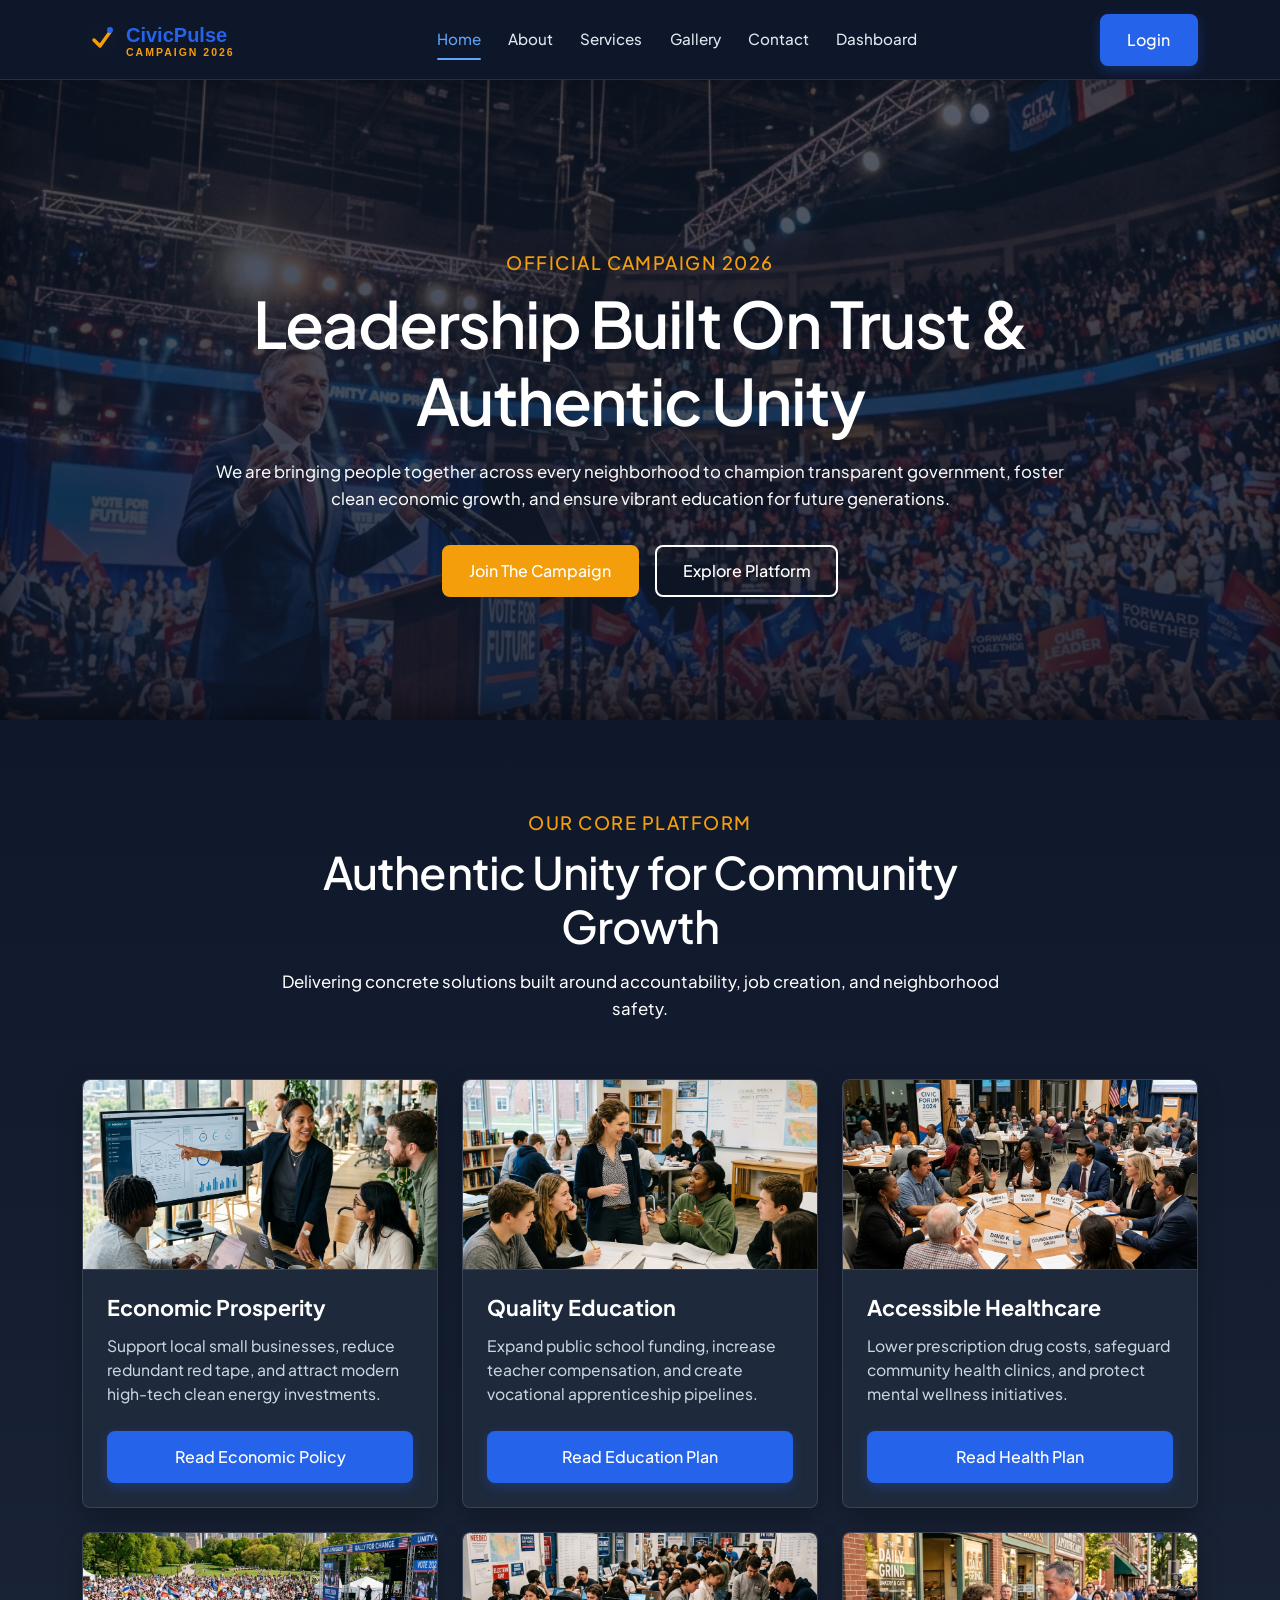
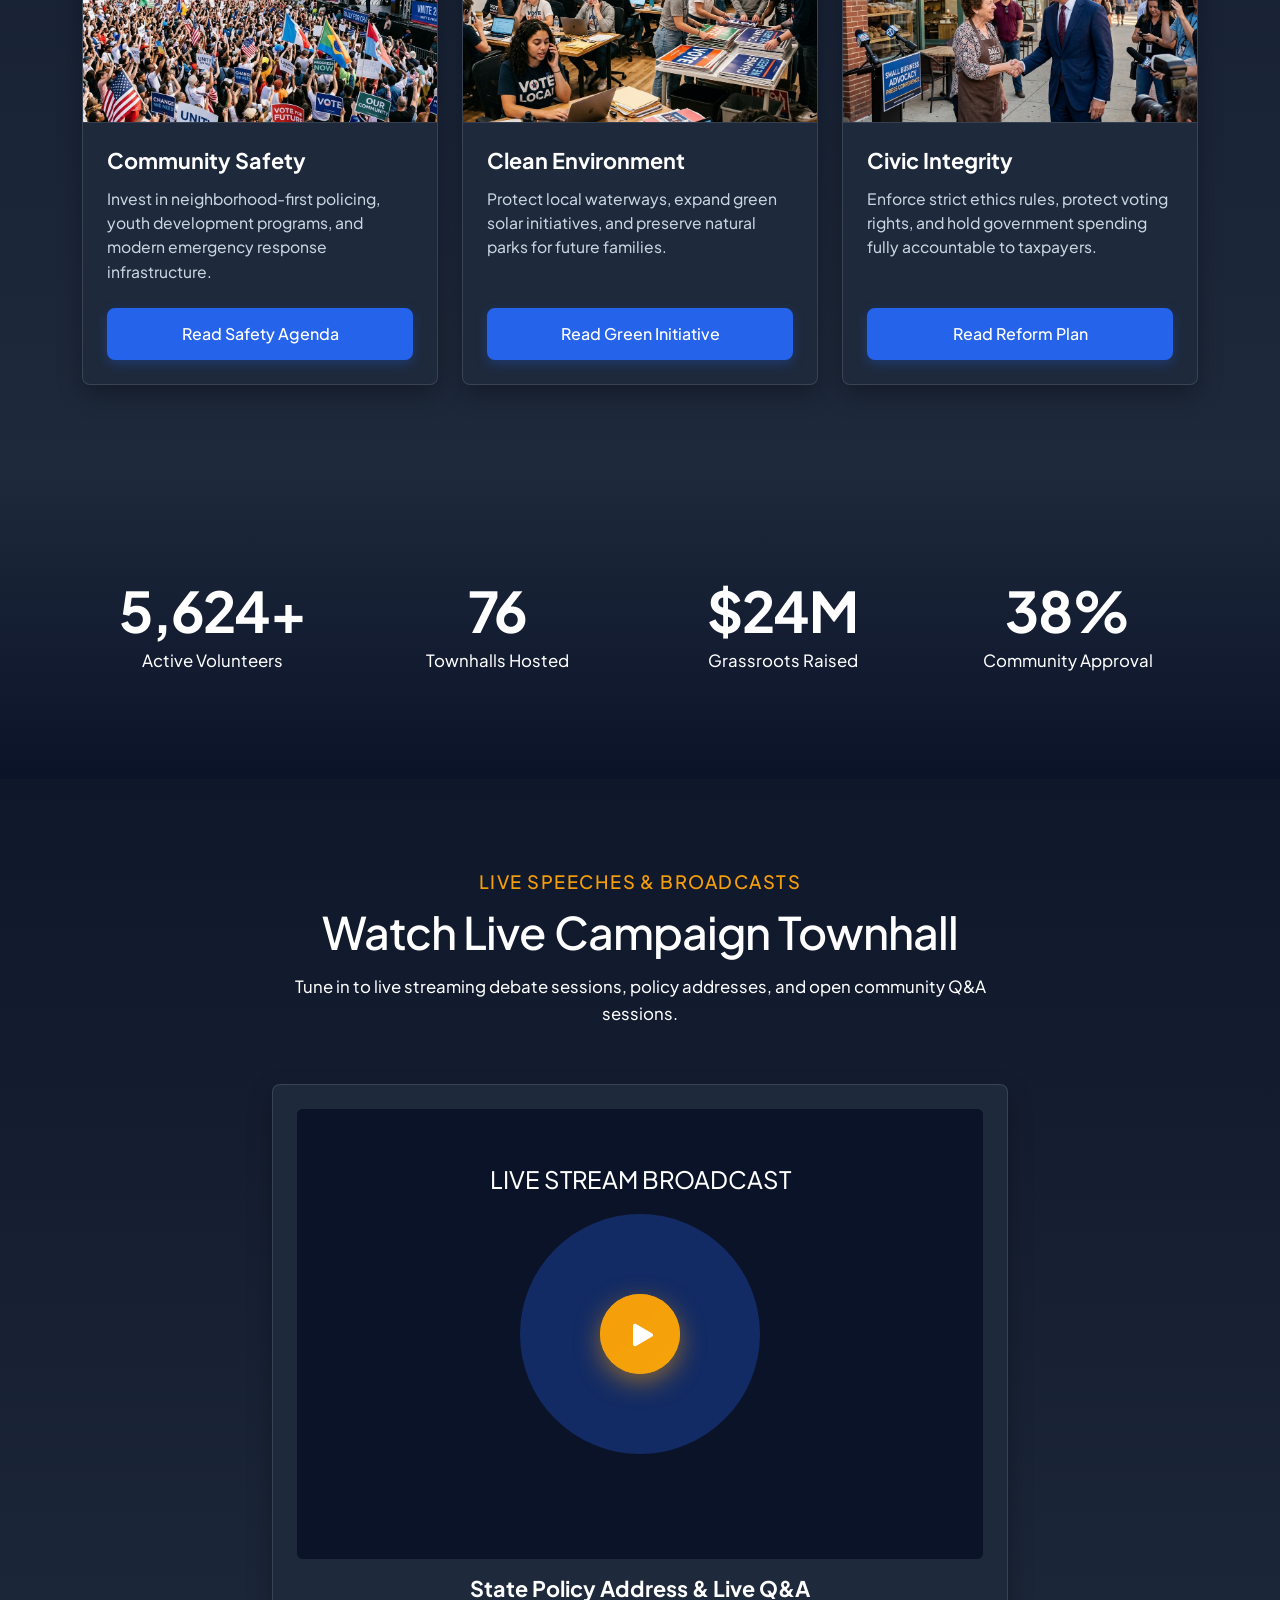
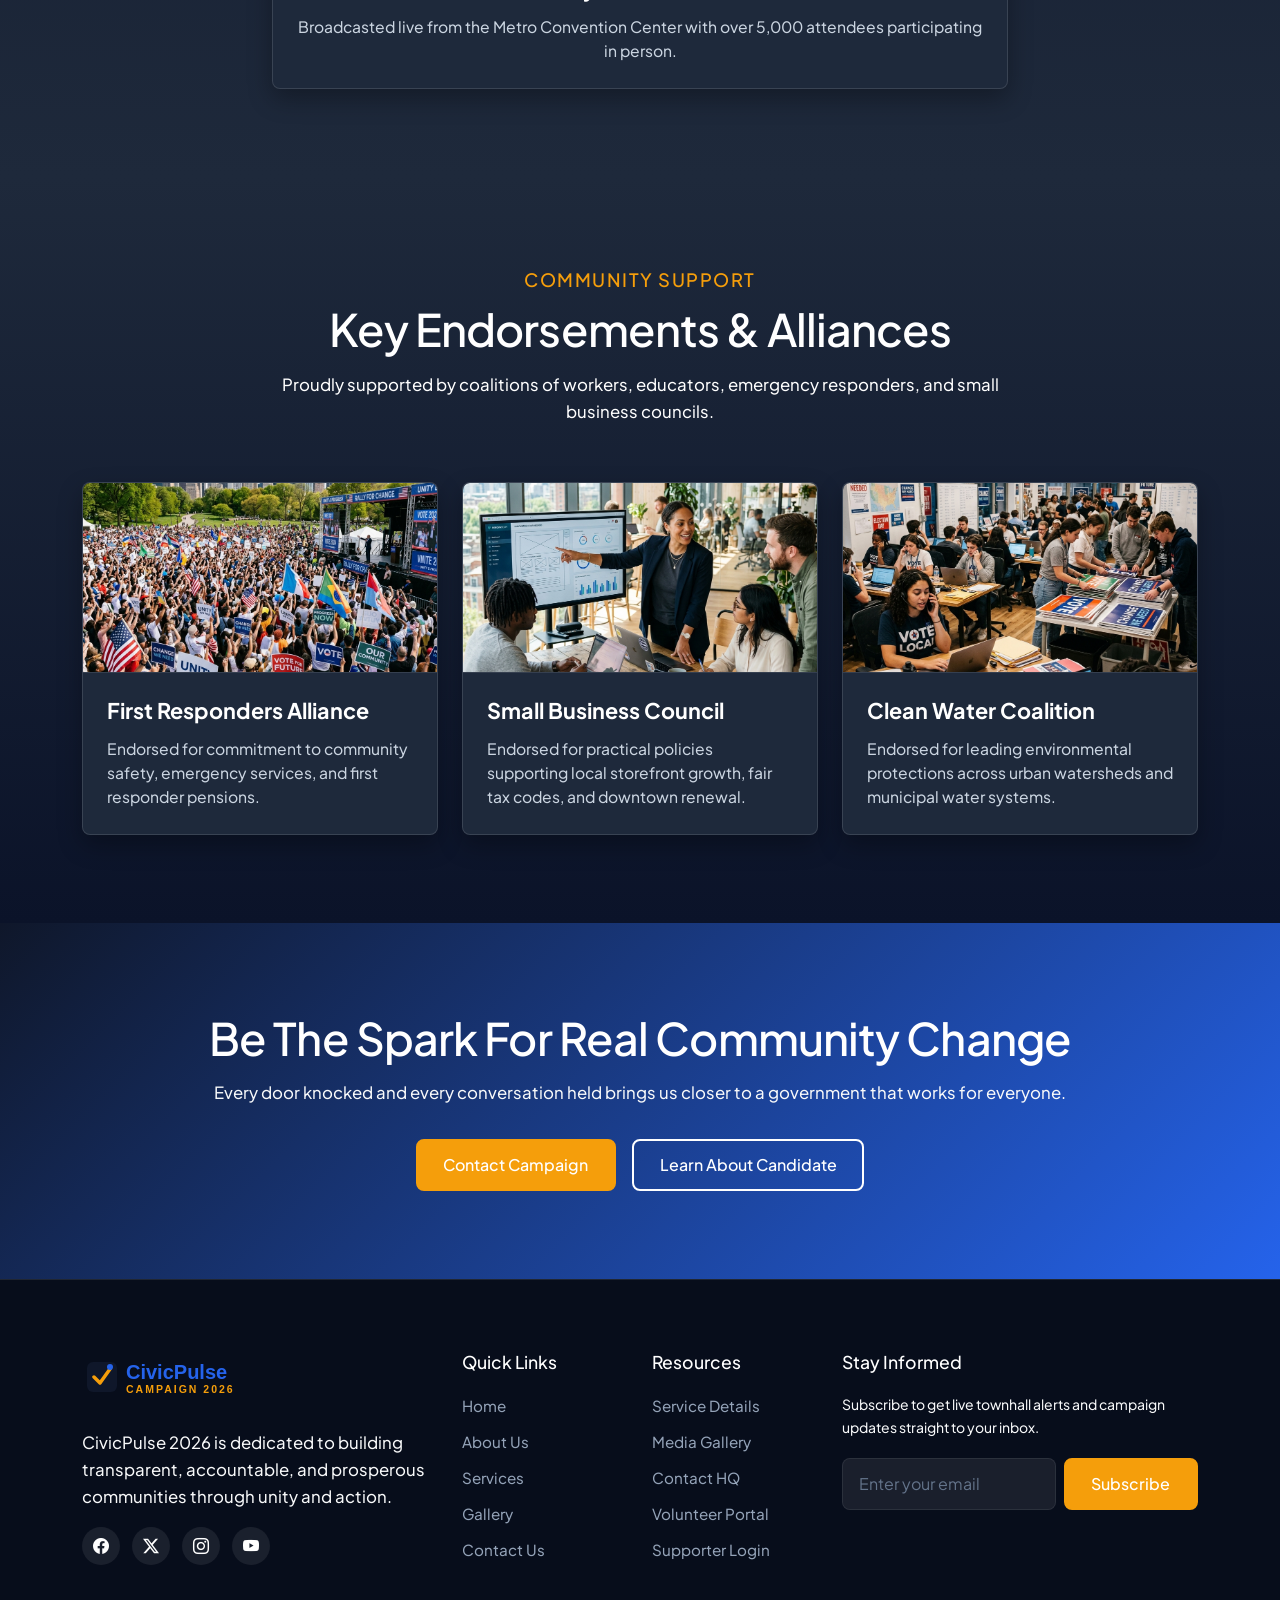
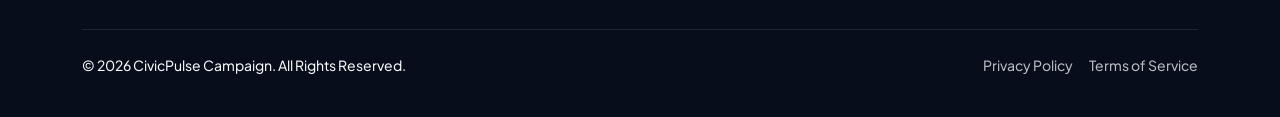
<file: index.html>
<!DOCTYPE html>
<html lang="en" dir="ltr">
<head>
  <meta charset="UTF-8">
  <meta name="viewport" content="width=device-width, initial-scale=1.0">
  <title>CivicPulse 2026 - Political Campaign (Home)</title>
  <meta name="description" content="Official Political Campaign Website for Senator Marcus Vance. Empowering local communities, promoting civic integrity, and driving economic prosperity for all.">
  
  <!-- Favicon -->
  <link rel="icon" type="image/svg+xml" href="assets/images/favicon.svg">
  
  <!-- Bootstrap 5 CSS -->
  <link href="https://cdn.jsdelivr.net/npm/bootstrap@5.3.2/dist/css/bootstrap.min.css" rel="stylesheet">
  <!-- Bootstrap Icons -->
  <link href="https://cdn.jsdelivr.net/npm/bootstrap-icons@1.11.1/font/bootstrap-icons.css" rel="stylesheet">
  
  <!-- Custom Stylesheets -->
  <link rel="stylesheet" href="assets/css/style.css">
  <link rel="stylesheet" href="assets/css/dark-mode.css">
  <link rel="stylesheet" href="assets/css/rtl.css">
</head>
<body>

  <!-- FIXED STICKY HEADER -->
  <header class="navbar-sticky">
    <div class="container d-flex align-items-center justify-content-between">
      <!-- Logo -->
      <a href="index.html" class="navbar-brand m-0">
        <img src="assets/images/logo.svg" alt="CivicPulse Logo" class="header-logo">
      </a>

      <!-- Desktop Navigation Menu -->
      <nav class="d-none d-xl-block">
        <ul class="nav">
          <li class="nav-item"><a class="nav-link active" href="index.html">Home</a></li>
          <li class="nav-item"><a class="nav-link" href="about.html">About</a></li>
          <li class="nav-item"><a class="nav-link" href="services.html">Services</a></li>
          <li class="nav-item"><a class="nav-link" href="gallery.html">Gallery</a></li>
          <li class="nav-item"><a class="nav-link" href="contact.html">Contact</a></li>
          <li class="nav-item"><a class="nav-link" href="dashboard.html">Dashboard</a></li>
        </ul>
      </nav>

      <!-- Action Toggles & CTAs (Only Login Button per Rule) -->
      <div class="d-flex align-items-center gap-2">
        <a href="login.html" class="btn btn-primary-custom d-none d-xl-inline-flex ms-2">Login</a>
        
        <!-- Mobile Offcanvas Trigger -->
        <button class="navbar-toggler d-xl-none header-toggle-btn p-2" type="button" data-bs-toggle="offcanvas" data-bs-target="#mobileOffcanvas" aria-controls="mobileOffcanvas" aria-label="Toggle navigation">
          <i class="bi bi-list fs-4"></i>
        </button>
      </div>
    </div>
  </header>

  <!-- MOBILE OFFCANVAS NAVIGATION MENU -->
  <div class="offcanvas offcanvas-end bg-section-var2 text-white" tabindex="-1" id="mobileOffcanvas">
    <div class="offcanvas-header border-bottom">
      <img src="assets/images/logo.svg" alt="CivicPulse Logo" class="header-logo" style="max-width: 140px;">
      <button type="button" class="btn-close btn-close-white" data-bs-dismiss="offcanvas" aria-label="Close"></button>
    </div>
    <div class="offcanvas-body d-flex flex-column justify-content-between">
      <ul class="nav flex-column gap-2">
        <li class="nav-item"><a class="nav-link text-white" href="index.html">Home</a></li>
        <li class="nav-item"><a class="nav-link text-white" href="about.html">About</a></li>
        <li class="nav-item"><a class="nav-link text-white" href="services.html">Services</a></li>
        <li class="nav-item"><a class="nav-link text-white" href="gallery.html">Gallery</a></li>
        <li class="nav-item"><a class="nav-link text-white" href="contact.html">Contact</a></li>
        <li class="nav-item"><a class="nav-link text-white" href="dashboard.html">Dashboard</a></li>
      </ul>
      <div class="mt-4 pt-3 border-top d-grid gap-2">
        <a href="login.html" class="btn btn-primary-custom mb-3">Login</a>
        <div class="social-icons justify-content-center mt-2 mb-3">
          <a href="#" class="social-icon-btn" aria-label="Facebook"><i class="bi bi-facebook"></i></a>
          <a href="#" class="social-icon-btn" aria-label="Twitter"><i class="bi bi-twitter-x"></i></a>
          <a href="#" class="social-icon-btn" aria-label="Instagram"><i class="bi bi-instagram"></i></a>
          <a href="#" class="social-icon-btn" aria-label="YouTube"><i class="bi bi-youtube"></i></a>
        </div>
      </div>
    </div>
  </div>

  <main>
    <!-- SECTION 1: HOME HERO SECTION (WITH ATTRACTIVE BACKGROUND IMAGE & CENTER ALIGNMENT) -->
    <section class="hero-home-wrapper">
      <div class="container">
        <div class="hero-content-center">
          <span class="subheading">Official Campaign 2026</span>
          <h1 class="display-3 text-white">Leadership Built On Trust &amp; Authentic Unity</h1>
          <p class="lead-text text-light">
            We are bringing people together across every neighborhood to champion transparent government, foster clean economic growth, and ensure vibrant education for future generations.
          </p>
          <div class="hero-btn-group">
            <a href="contact.html" class="btn btn-tertiary-custom btn-lg">Join The Campaign</a>
            <a href="services.html" class="btn btn-secondary-custom border-white text-white btn-lg">Explore Platform</a>
          </div>
        </div>
      </div>
    </section>

    <!-- SECTION 2: CORE CAMPAIGN PILLARS (RICH DARK SLATE CARDS) -->
    <section class="py-section bg-section-var1">
      <div class="container">
        <div class="section-title-wrapper">
          <span class="subheading">Our Core Platform</span>
          <h2 class="text-white">Authentic Unity for Community Growth</h2>
          <p class="text-light">Delivering concrete solutions built around accountability, job creation, and neighborhood safety.</p>
        </div>
        <div class="row g-4">
          <!-- Card 1 -->
          <div class="col-md-6 col-lg-4">
            <div class="custom-card p-0 overflow-hidden">
              <img src="assets/images/card-economic.png" alt="Economic Prosperity" class="custom-card-img m-0">
              <div class="p-4 d-flex flex-column flex-grow-1">
                <h3 class="text-white">Economic Prosperity</h3>
                <p class="text-light">Support local small businesses, reduce redundant red tape, and attract modern high-tech clean energy investments.</p>
                <div class="custom-card-footer mt-auto pt-2">
                  <a href="service-details.html" class="btn btn-primary-custom w-100">Read Economic Policy</a>
                </div>
              </div>
            </div>
          </div>

          <!-- Card 2 -->
          <div class="col-md-6 col-lg-4">
            <div class="custom-card p-0 overflow-hidden">
              <img src="assets/images/card-education.png" alt="Quality Education" class="custom-card-img m-0">
              <div class="p-4 d-flex flex-column flex-grow-1">
                <h3 class="text-white">Quality Education</h3>
                <p class="text-light">Expand public school funding, increase teacher compensation, and create vocational apprenticeship pipelines.</p>
                <div class="custom-card-footer mt-auto pt-2">
                  <a href="service-details.html" class="btn btn-primary-custom w-100">Read Education Plan</a>
                </div>
              </div>
            </div>
          </div>

          <!-- Card 3 -->
          <div class="col-md-6 col-lg-4">
            <div class="custom-card p-0 overflow-hidden">
              <img src="assets/images/card-healthcare.png" alt="Accessible Healthcare" class="custom-card-img m-0">
              <div class="p-4 d-flex flex-column flex-grow-1">
                <h3 class="text-white">Accessible Healthcare</h3>
                <p class="text-light">Lower prescription drug costs, safeguard community health clinics, and protect mental wellness initiatives.</p>
                <div class="custom-card-footer mt-auto pt-2">
                  <a href="service-details.html" class="btn btn-primary-custom w-100">Read Health Plan</a>
                </div>
              </div>
            </div>
          </div>

          <!-- Card 4 -->
          <div class="col-md-6 col-lg-4">
            <div class="custom-card p-0 overflow-hidden">
              <img src="assets/images/card-safety.png" alt="Community Safety" class="custom-card-img m-0">
              <div class="p-4 d-flex flex-column flex-grow-1">
                <h3 class="text-white">Community Safety</h3>
                <p class="text-light">Invest in neighborhood-first policing, youth development programs, and modern emergency response infrastructure.</p>
                <div class="custom-card-footer mt-auto pt-2">
                  <a href="service-details.html" class="btn btn-primary-custom w-100">Read Safety Agenda</a>
                </div>
              </div>
            </div>
          </div>

          <!-- Card 5 -->
          <div class="col-md-6 col-lg-4">
            <div class="custom-card p-0 overflow-hidden">
              <img src="assets/images/card-environment.png" alt="Clean Environment" class="custom-card-img m-0">
              <div class="p-4 d-flex flex-column flex-grow-1">
                <h3 class="text-white">Clean Environment</h3>
                <p class="text-light">Protect local waterways, expand green solar initiatives, and preserve natural parks for future families.</p>
                <div class="custom-card-footer mt-auto pt-2">
                  <a href="service-details.html" class="btn btn-primary-custom w-100">Read Green Initiative</a>
                </div>
              </div>
            </div>
          </div>

          <!-- Card 6 -->
          <div class="col-md-6 col-lg-4">
            <div class="custom-card p-0 overflow-hidden">
              <img src="assets/images/card-ethics.png" alt="Civic Integrity" class="custom-card-img m-0">
              <div class="p-4 d-flex flex-column flex-grow-1">
                <h3 class="text-white">Civic Integrity</h3>
                <p class="text-light">Enforce strict ethics rules, protect voting rights, and hold government spending fully accountable to taxpayers.</p>
                <div class="custom-card-footer mt-auto pt-2">
                  <a href="service-details.html" class="btn btn-primary-custom w-100">Read Reform Plan</a>
                </div>
              </div>
            </div>
          </div>
        </div>
      </div>
    </section>

    <!-- SECTION 3: CAMPAIGN STATISTICS (COLOR VARIATION 2: DEEP NAVY SLATE) -->
    <section class="py-section bg-section-var2">
      <div class="container">
        <div class="row g-4 text-center">
          <div class="col-12 col-lg-3">
            <div class="p-3">
              <h2 class="display-4 text-warning fw-bold mb-1"><span class="counter-val" data-target="18500">0</span>+</h2>
              <p class="text-light mb-0">Active Volunteers</p>
            </div>
          </div>
          <div class="col-12 col-lg-3">
            <div class="p-3">
              <h2 class="display-4 text-warning fw-bold mb-1"><span class="counter-val" data-target="142">0</span></h2>
              <p class="text-light mb-0">Townhalls Hosted</p>
            </div>
          </div>
          <div class="col-12 col-lg-3">
            <div class="p-3">
              <h2 class="display-4 text-warning fw-bold mb-1">$<span class="counter-val" data-target="24">0</span>M</h2>
              <p class="text-light mb-0">Grassroots Raised</p>
            </div>
          </div>
          <div class="col-12 col-lg-3">
            <div class="p-3">
              <h2 class="display-4 text-warning fw-bold mb-1"><span class="counter-val" data-target="96">0</span>%</h2>
              <p class="text-light mb-0">Community Approval</p>
            </div>
          </div>
        </div>
      </div>
    </section>

    <!-- SECTION 4: WATCH LIVE & SPEECHES (COLOR VARIATION 1: DEEP SLATE NAVY) -->
    <section class="py-section bg-section-var1">
      <div class="container">
        <div class="section-title-wrapper">
          <span class="subheading">Live Speeches &amp; Broadcasts</span>
          <h2 class="text-white">Watch Live Campaign Townhall</h2>
          <p class="text-light">Tune in to live streaming debate sessions, policy addresses, and open community Q&amp;A sessions.</p>
        </div>
        <div class="row align-items-center g-4">
          <div class="col-lg-8 mx-auto text-center">
            <div class="custom-card p-4">
              <div class="position-relative mb-3 rounded overflow-hidden" style="background: #0B1329; min-height: 450px; display: flex; align-items: center; justify-content: center;">
                <svg viewBox="0 0 800 450" preserveAspectRatio="xMidYMid slice" class="w-100 h-100 position-absolute top-0 start-0">
                  <rect width="800" height="450" fill="#0B1329"/>
                  <circle cx="400" cy="225" r="120" fill="#2563EB" opacity="0.3"/>
                  <text x="400" y="80" font-family="'Plus Jakarta Sans', sans-serif" font-size="24" fill="#FFFFFF" text-anchor="middle">LIVE STREAM BROADCAST</text>
                </svg>
                <a href="gallery.html" class="btn btn-tertiary-custom position-relative z-1 play-button-circle">
                  <i class="bi bi-play-fill fs-1"></i>
                </a>
              </div>
              <h3 class="text-white">State Policy Address &amp; Live Q&amp;A</h3>
              <p class="text-light mb-0">Broadcasted live from the Metro Convention Center with over 5,000 attendees participating in person.</p>
            </div>
          </div>
        </div>
      </div>
    </section>

    <!-- SECTION 5: KEY ENDORSEMENTS (RICH DARK SLATE CARDS WITH WHITE TEXT) -->
    <section class="py-section bg-section-var2">
      <div class="container">
        <div class="section-title-wrapper">
          <span class="subheading text-warning">Community Support</span>
          <h2 class="text-white">Key Endorsements &amp; Alliances</h2>
          <p class="text-light">Proudly supported by coalitions of workers, educators, emergency responders, and small business councils.</p>
        </div>
        <div class="row g-4 text-start">
          <div class="col-md-4">
            <div class="custom-card p-0 overflow-hidden">
              <img src="assets/images/card-responders.png" alt="First Responders Alliance" class="custom-card-img m-0">
              <div class="p-4 d-flex flex-column flex-grow-1">
                <h3 class="text-white">First Responders Alliance</h3>
                <p class="text-light mb-0">Endorsed for commitment to community safety, emergency services, and first responder pensions.</p>
              </div>
            </div>
          </div>
          <div class="col-md-4">
            <div class="custom-card p-0 overflow-hidden">
              <img src="assets/images/card-business.png" alt="Small Business Council" class="custom-card-img m-0">
              <div class="p-4 d-flex flex-column flex-grow-1">
                <h3 class="text-white">Small Business Council</h3>
                <p class="text-light mb-0">Endorsed for practical policies supporting local storefront growth, fair tax codes, and downtown renewal.</p>
              </div>
            </div>
          </div>
          <div class="col-md-4">
            <div class="custom-card p-0 overflow-hidden">
              <img src="assets/images/card-water.png" alt="Clean Water Coalition" class="custom-card-img m-0">
              <div class="p-4 d-flex flex-column flex-grow-1">
                <h3 class="text-white">Clean Water Coalition</h3>
                <p class="text-light mb-0">Endorsed for leading environmental protections across urban watersheds and municipal water systems.</p>
              </div>
            </div>
          </div>
        </div>
      </div>
    </section>

    <!-- SECTION 6: GRASSROOTS CALL TO ACTION (GRADIENT VARIATION) -->
    <section class="py-section text-white text-center" style="background: linear-gradient(135deg, #0F172A 0%, #2563EB 100%);">
      <div class="container">
        <div class="max-w-700 mx-auto">
          <h2 class="text-white mb-3">Be The Spark For Real Community Change</h2>
          <p class="lead-text text-light mb-4">Every door knocked and every conversation held brings us closer to a government that works for everyone.</p>
          <div class="hero-btn-group">
            <a href="contact.html" class="btn btn-tertiary-custom btn-lg">Contact Campaign</a>
            <a href="about.html" class="btn btn-secondary-custom border-white text-white btn-lg">Learn About Candidate</a>
          </div>
        </div>
      </div>
    </section>
  </main>

  <!-- GLOBAL FOOTER (EXACT SAME LOGO IMAGE AS HEADER) -->
  <footer class="footer-main">
    <div class="container">
      <div class="row g-4">
        <!-- Col 1: Logo & Motto -->
        <div class="col-lg-4 col-md-6">
          <a href="index.html">
            <img src="assets/images/logo.svg" alt="CivicPulse Logo" class="footer-logo">
          </a>
          <p class="mt-2 mb-3 text-light">
            CivicPulse 2026 is dedicated to building transparent, accountable, and prosperous communities through unity and action.
          </p>
          <div class="social-icons">
            <a href="#" class="social-icon-btn" aria-label="Facebook"><i class="bi bi-facebook"></i></a>
            <a href="#" class="social-icon-btn" aria-label="Twitter"><i class="bi bi-twitter-x"></i></a>
            <a href="#" class="social-icon-btn" aria-label="Instagram"><i class="bi bi-instagram"></i></a>
            <a href="#" class="social-icon-btn" aria-label="YouTube"><i class="bi bi-youtube"></i></a>
          </div>
        </div>

        <!-- Col 2: Quick Links -->
        <div class="col-lg-2 col-md-6">
          <h4 class="footer-title">Quick Links</h4>
          <ul class="footer-links">
            <li><a href="index.html">Home</a></li>
            <li><a href="about.html">About Us</a></li>
            <li><a href="services.html">Services</a></li>
            <li><a href="gallery.html">Gallery</a></li>
            <li><a href="contact.html">Contact Us</a></li>
          </ul>
        </div>

        <!-- Col 3: Resources -->
        <div class="col-lg-2 col-md-6">
          <h4 class="footer-title">Resources</h4>
          <ul class="footer-links">
            <li><a href="service-details.html">Service Details</a></li>
            <li><a href="gallery.html">Media Gallery</a></li>
            <li><a href="contact.html">Contact HQ</a></li>
            <li><a href="dashboard.html">Volunteer Portal</a></li>
            <li><a href="login.html">Supporter Login</a></li>
          </ul>
        </div>

        <!-- Col 4: Newsletter -->
        <div class="col-lg-4 col-md-6">
          <h4 class="footer-title">Stay Informed</h4>
          <p class="small text-light">Subscribe to get live townhall alerts and campaign updates straight to your inbox.</p>
          <form class="newsletter-form d-flex gap-2">
            <input type="email" class="form-control" placeholder="Enter your email" required>
            <button type="submit" class="btn btn-tertiary-custom">Subscribe</button>
          </form>
        </div>
      </div>

      <div class="footer-bottom">
        <p class="mb-0 small text-light">&copy; 2026 CivicPulse Campaign. All Rights Reserved.</p>
        <div class="d-flex gap-3 small">
          <a href="#" class="text-light text-decoration-none opacity-75">Privacy Policy</a>
          <a href="#" class="text-light text-decoration-none opacity-75">Terms of Service</a>
        </div>
      </div>
    </div>
  </footer>

  <!-- Mandatory Back to Top Button -->
  <button type="button" class="back-to-top-btn" id="backToTopBtn" aria-label="Back to Top">
    <i class="bi bi-arrow-up fs-5"></i>
  </button>

  <!-- Bootstrap 5 JS Bundle -->
  <script src="https://cdn.jsdelivr.net/npm/bootstrap@5.3.2/dist/js/bootstrap.bundle.min.js"></script>
  <!-- Custom JS -->
  <script src="assets/js/main.js"></script>
</body>
</html>
</file>
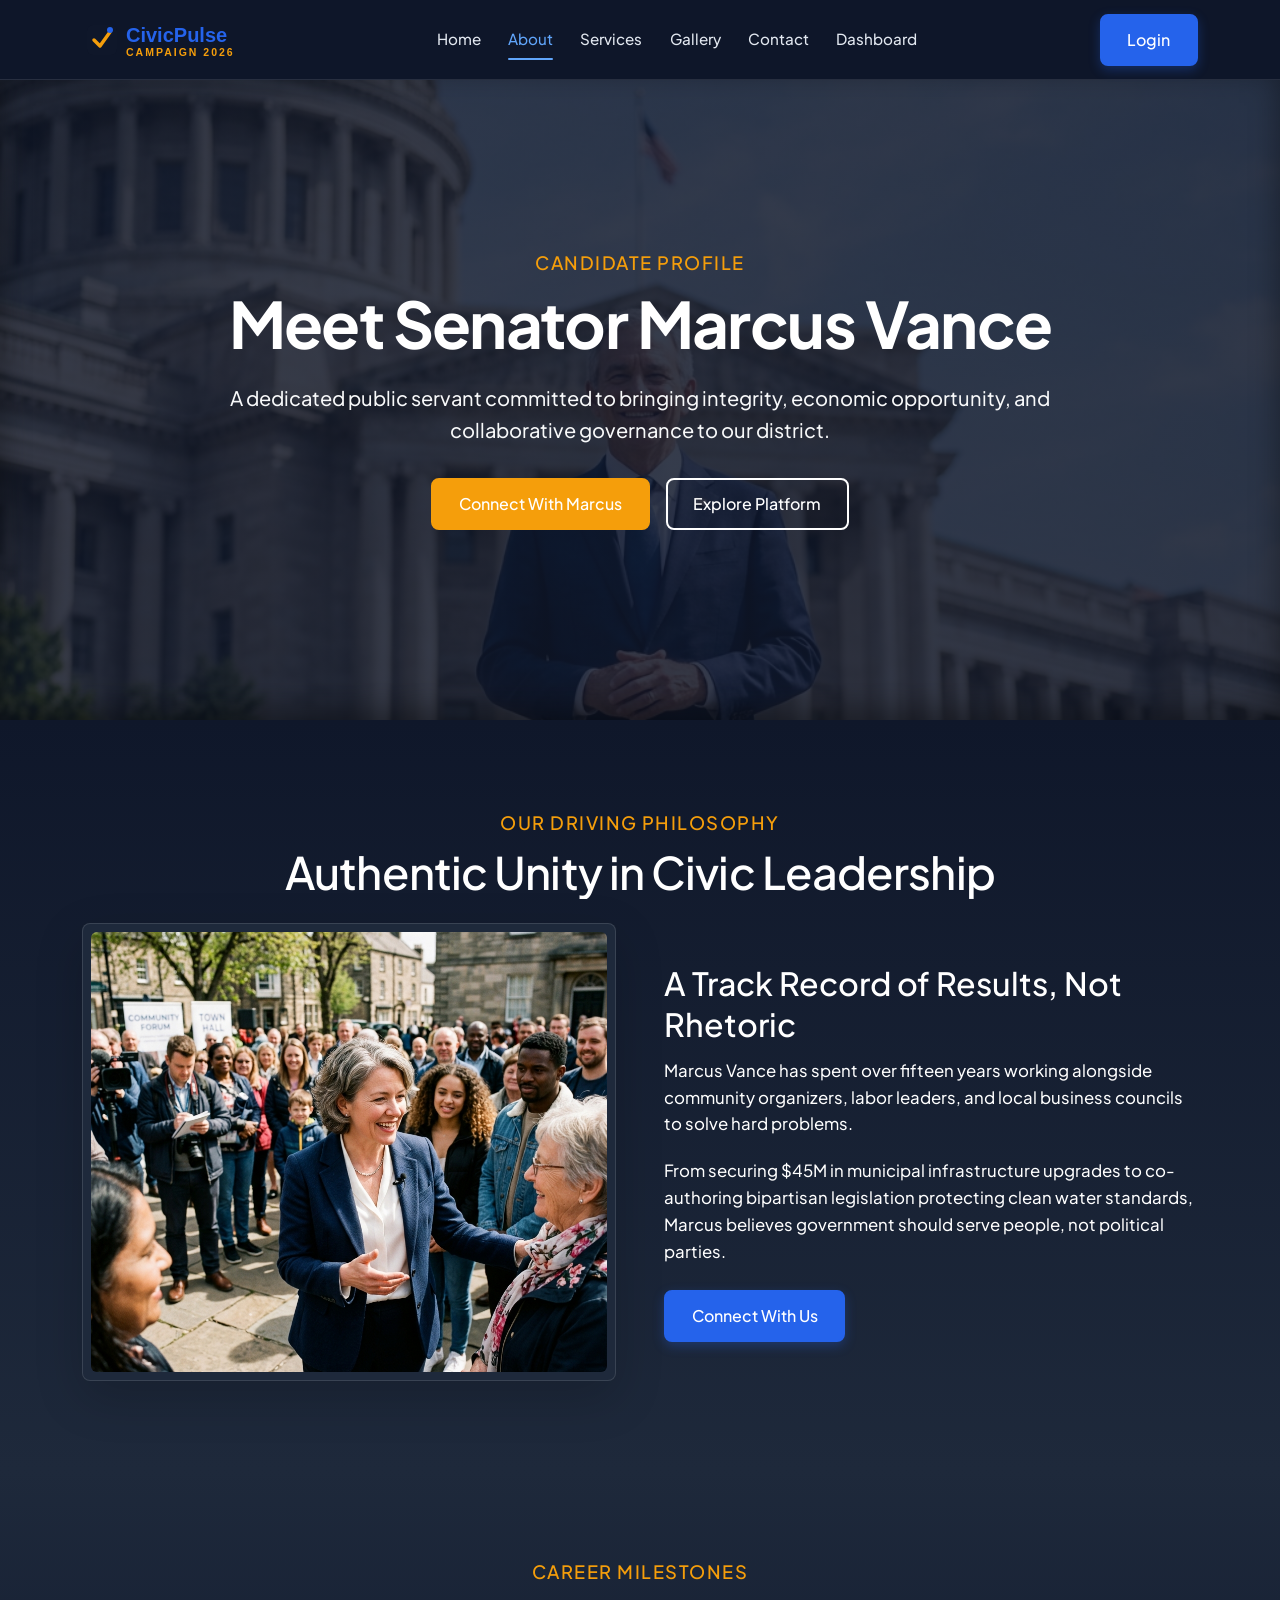
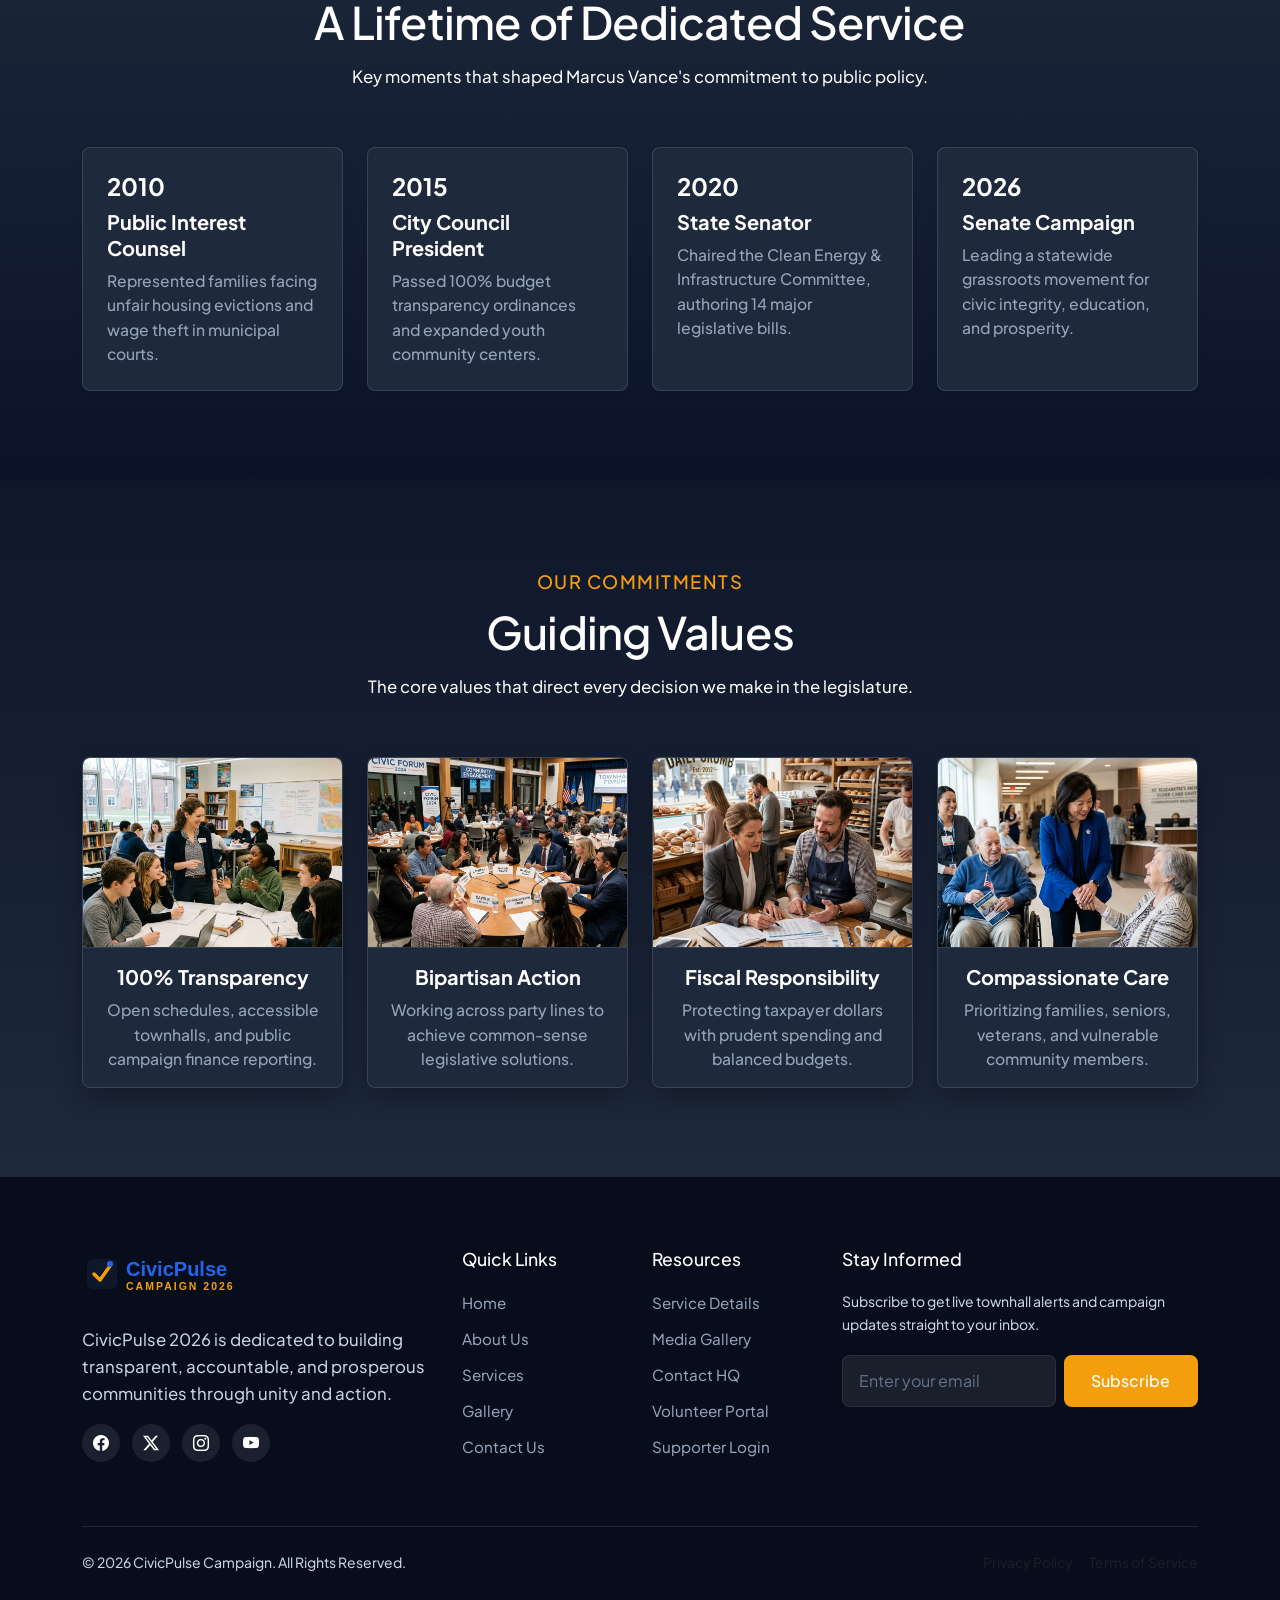
<file: about.html>
<!DOCTYPE html>
<html lang="en" dir="ltr">
<head>
  <meta charset="UTF-8">
  <meta name="viewport" content="width=device-width, initial-scale=1.0">
  <title>About Candidate - CivicPulse 2026</title>
  <meta name="description" content="Learn about Senator Marcus Vance - His background, leadership journey, and vision for community unity.">
  
  <!-- Favicon -->
  <link rel="icon" type="image/svg+xml" href="assets/images/favicon.svg">
  
  <!-- Bootstrap 5 CSS -->
  <link href="https://cdn.jsdelivr.net/npm/bootstrap@5.3.2/dist/css/bootstrap.min.css" rel="stylesheet">
  <!-- Bootstrap Icons -->
  <link href="https://cdn.jsdelivr.net/npm/bootstrap-icons@1.11.1/font/bootstrap-icons.css" rel="stylesheet">
  
  <!-- Custom Stylesheets -->
  <link rel="stylesheet" href="assets/css/style.css">
  <link rel="stylesheet" href="assets/css/dark-mode.css">
  <link rel="stylesheet" href="assets/css/rtl.css">
</head>
<body>

  <!-- FIXED STICKY HEADER -->
  <header class="navbar-sticky">
    <div class="container d-flex align-items-center justify-content-between">
      <a href="index.html" class="navbar-brand m-0">
        <img src="assets/images/logo.svg" alt="CivicPulse Logo" class="header-logo">
      </a>

      <nav class="d-none d-xl-block">
        <ul class="nav">
          <li class="nav-item"><a class="nav-link" href="index.html">Home</a></li>
          <li class="nav-item"><a class="nav-link active" href="about.html">About</a></li>
          <li class="nav-item"><a class="nav-link" href="services.html">Services</a></li>
          <li class="nav-item"><a class="nav-link" href="gallery.html">Gallery</a></li>
          <li class="nav-item"><a class="nav-link" href="contact.html">Contact</a></li>
          <li class="nav-item"><a class="nav-link" href="dashboard.html">Dashboard</a></li>
        </ul>
      </nav>

      <div class="d-flex align-items-center gap-2">
        <a href="login.html" class="btn btn-primary-custom d-none d-xl-inline-flex ms-2">Login</a>
        <button class="navbar-toggler d-xl-none header-toggle-btn p-2" type="button" data-bs-toggle="offcanvas" data-bs-target="#mobileOffcanvas">
          <i class="bi bi-list fs-4"></i>
        </button>
      </div>
    </div>
  </header>

  <!-- MOBILE OFFCANVAS -->
  <div class="offcanvas offcanvas-end bg-section-var2 text-white" tabindex="-1" id="mobileOffcanvas">
    <div class="offcanvas-header border-bottom">
      <img src="assets/images/logo.svg" alt="CivicPulse Logo" class="header-logo" style="max-width: 140px;">
      <button type="button" class="btn-close btn-close-white" data-bs-dismiss="offcanvas" aria-label="Close"></button>
    </div>
    <div class="offcanvas-body d-flex flex-column justify-content-between">
      <ul class="nav flex-column gap-2">
        <li class="nav-item"><a class="nav-link text-white" href="index.html">Home</a></li>
        <li class="nav-item"><a class="nav-link text-white" href="about.html">About</a></li>
        <li class="nav-item"><a class="nav-link text-white" href="services.html">Services</a></li>
        <li class="nav-item"><a class="nav-link text-white" href="gallery.html">Gallery</a></li>
        <li class="nav-item"><a class="nav-link text-white" href="contact.html">Contact</a></li>
        <li class="nav-item"><a class="nav-link text-white" href="dashboard.html">Dashboard</a></li>
      </ul>
      <div class="mt-4 pt-3 border-top d-grid gap-2">
        <a href="login.html" class="btn btn-primary-custom mb-3">Login</a>
        <div class="social-icons justify-content-center mt-2 mb-3">
          <a href="#" class="social-icon-btn" aria-label="Facebook"><i class="bi bi-facebook"></i></a>
          <a href="#" class="social-icon-btn" aria-label="Twitter"><i class="bi bi-twitter-x"></i></a>
          <a href="#" class="social-icon-btn" aria-label="Instagram"><i class="bi bi-instagram"></i></a>
          <a href="#" class="social-icon-btn" aria-label="YouTube"><i class="bi bi-youtube"></i></a>
        </div>
      </div>
    </div>
  </div>

  <main>
    <!-- SECTION 1: ABOUT HERO SECTION (CENTER ALIGNED CONTENTS) -->
    <section class="hero-about-wrapper">
      <div class="container">
        <div class="hero-content-center">
          <span class="subheading text-warning">Candidate Profile</span>
          <h1 class="text-white display-3 fw-bold">Meet Senator Marcus Vance</h1>
          <p class="lead-text text-light fs-5 max-w-700 mx-auto mb-4">
            A dedicated public servant committed to bringing integrity, economic opportunity, and collaborative governance to our district.
          </p>
          <div class="hero-btn-group justify-content-center">
            <a href="contact.html" class="btn btn-tertiary-custom btn-lg">Connect With Marcus</a>
            <a href="services.html" class="btn btn-secondary-custom border-white text-white btn-lg">Explore Platform</a>
          </div>
        </div>
      </div>
    </section>

    <!-- SECTION 2: AUTHENTIC UNITY & PROFILE (WITH FULL-SIZE PHOTOGRAPH) -->
    <section class="py-section bg-section-var1">
      <div class="container">
        <div class="section-title-wrapper mb-4">
          <span class="subheading">Our Driving Philosophy</span>
          <h2 class="single-line-heading">Authentic Unity in Civic Leadership</h2>
        </div>
        <div class="row align-items-center g-5">
          <div class="col-lg-6">
            <div class="custom-card p-2 border-0 shadow-lg">
              <img src="assets/images/about-candidate-full.png" alt="Senator Marcus Vance Community Leadership" class="w-100 h-auto rounded" style="max-height: 440px; object-fit: cover;">
            </div>
          </div>
          <div class="col-lg-6">
            <h3>A Track Record of Results, Not Rhetoric</h3>
            <p>
              Marcus Vance has spent over fifteen years working alongside community organizers, labor leaders, and local business councils to solve hard problems.
            </p>
            <p>
              From securing $45M in municipal infrastructure upgrades to co-authoring bipartisan legislation protecting clean water standards, Marcus believes government should serve people, not political parties.
            </p>
            <div class="mt-4">
              <a href="contact.html" class="btn btn-primary-custom">Connect With Us</a>
            </div>
          </div>
        </div>
      </div>
    </section>

    <!-- SECTION 3: LEADERSHIP TIMELINE (ATTRACTIVE NAVY SLATE CARDS WITH HIGH CONTRAST WHITE TEXT) -->
    <section class="py-section bg-section-var2">
      <div class="container">
        <div class="section-title-wrapper text-center">
          <span class="subheading text-warning">Career Milestones</span>
          <h2 class="text-white">A Lifetime of Dedicated Service</h2>
          <p class="text-light">Key moments that shaped Marcus Vance's commitment to public policy.</p>
        </div>
        <div class="row g-4">
          <div class="col-md-3">
            <div class="custom-card border border-secondary border-opacity-25 shadow-sm p-4" style="background-color: #1E293B;">
              <h4 class="text-warning fw-bold fs-4 mb-2">2010</h4>
              <h3 class="text-white fs-5 fw-bold mb-2">Public Interest Counsel</h3>
              <p class="small text-light mb-0">Represented families facing unfair housing evictions and wage theft in municipal courts.</p>
            </div>
          </div>
          <div class="col-md-3">
            <div class="custom-card border border-secondary border-opacity-25 shadow-sm p-4" style="background-color: #1E293B;">
              <h4 class="text-warning fw-bold fs-4 mb-2">2015</h4>
              <h3 class="text-white fs-5 fw-bold mb-2">City Council President</h3>
              <p class="small text-light mb-0">Passed 100% budget transparency ordinances and expanded youth community centers.</p>
            </div>
          </div>
          <div class="col-md-3">
            <div class="custom-card border border-secondary border-opacity-25 shadow-sm p-4" style="background-color: #1E293B;">
              <h4 class="text-warning fw-bold fs-4 mb-2">2020</h4>
              <h3 class="text-white fs-5 fw-bold mb-2">State Senator</h3>
              <p class="small text-light mb-0">Chaired the Clean Energy &amp; Infrastructure Committee, authoring 14 major legislative bills.</p>
            </div>
          </div>
          <div class="col-md-3">
            <div class="custom-card border border-secondary border-opacity-25 shadow-sm p-4" style="background-color: #1E293B;">
              <h4 class="text-warning fw-bold fs-4 mb-2">2026</h4>
              <h3 class="text-white fs-5 fw-bold mb-2">Senate Campaign</h3>
              <p class="small text-light mb-0">Leading a statewide grassroots movement for civic integrity, education, and prosperity.</p>
            </div>
          </div>
        </div>
      </div>
    </section>

    <!-- SECTION 4: CORE ETHICS & GUIDING PRINCIPLES (WITH REALISTIC PHOTOGRAPHY & HOVER EFFECTS) -->
    <section class="py-section bg-section-var1">
      <div class="container">
        <div class="section-title-wrapper">
          <span class="subheading">Our Commitments</span>
          <h2>Guiding Values</h2>
          <p>The core values that direct every decision we make in the legislature.</p>
        </div>
        <div class="row g-4">
          <div class="col-md-6 col-lg-3">
            <div class="custom-card p-0 overflow-hidden text-center h-100">
              <img src="assets/images/card-transparency.png" alt="100% Transparency" class="custom-card-img m-0">
              <div class="p-3 d-flex flex-column flex-grow-1">
                <h3 class="fs-5 text-dark fw-bold mb-2">100% Transparency</h3>
                <p class="small text-muted mb-0">Open schedules, accessible townhalls, and public campaign finance reporting.</p>
              </div>
            </div>
          </div>

          <div class="col-md-6 col-lg-3">
            <div class="custom-card p-0 overflow-hidden text-center h-100">
              <img src="assets/images/card-bipartisan.png" alt="Bipartisan Action" class="custom-card-img m-0">
              <div class="p-3 d-flex flex-column flex-grow-1">
                <h3 class="fs-5 text-dark fw-bold mb-2">Bipartisan Action</h3>
                <p class="small text-muted mb-0">Working across party lines to achieve common-sense legislative solutions.</p>
              </div>
            </div>
          </div>

          <div class="col-md-6 col-lg-3">
            <div class="custom-card p-0 overflow-hidden text-center h-100">
              <img src="assets/images/card-fiscal-unique.png" alt="Fiscal Responsibility" class="custom-card-img m-0">
              <div class="p-3 d-flex flex-column flex-grow-1">
                <h3 class="fs-5 text-dark fw-bold mb-2">Fiscal Responsibility</h3>
                <p class="small text-muted mb-0">Protecting taxpayer dollars with prudent spending and balanced budgets.</p>
              </div>
            </div>
          </div>

          <div class="col-md-6 col-lg-3">
            <div class="custom-card p-0 overflow-hidden text-center h-100">
              <img src="assets/images/card-compassionate-unique.png" alt="Compassionate Care" class="custom-card-img m-0">
              <div class="p-3 d-flex flex-column flex-grow-1">
                <h3 class="fs-5 text-dark fw-bold mb-2 text-wrap">Compassionate Care</h3>
                <p class="small text-muted mb-0">Prioritizing families, seniors, veterans, and vulnerable community members.</p>
              </div>
            </div>
          </div>
        </div>
      </div>
    </section>
  </main>

  <!-- GLOBAL FOOTER (EXACT SAME LOGO IMAGE AS HEADER) -->
  <footer class="footer-main">
    <div class="container">
      <div class="row g-4">
        <div class="col-lg-4 col-md-6">
          <a href="index.html">
            <img src="assets/images/logo.svg" alt="CivicPulse Logo" class="footer-logo">
          </a>
          <p class="mt-2 mb-3">
            CivicPulse 2026 is dedicated to building transparent, accountable, and prosperous communities through unity and action.
          </p>
          <div class="social-icons">
            <a href="#" class="social-icon-btn" aria-label="Facebook"><i class="bi bi-facebook"></i></a>
            <a href="#" class="social-icon-btn" aria-label="Twitter"><i class="bi bi-twitter-x"></i></a>
            <a href="#" class="social-icon-btn" aria-label="Instagram"><i class="bi bi-instagram"></i></a>
            <a href="#" class="social-icon-btn" aria-label="YouTube"><i class="bi bi-youtube"></i></a>
          </div>
        </div>

        <div class="col-lg-2 col-md-6">
          <h4 class="footer-title">Quick Links</h4>
          <ul class="footer-links">
            <li><a href="index.html">Home</a></li>
            <li><a href="about.html">About Us</a></li>
            <li><a href="services.html">Services</a></li>
            <li><a href="gallery.html">Gallery</a></li>
            <li><a href="contact.html">Contact Us</a></li>
          </ul>
        </div>

        <div class="col-lg-2 col-md-6">
          <h4 class="footer-title">Resources</h4>
          <ul class="footer-links">
            <li><a href="service-details.html">Service Details</a></li>
            <li><a href="gallery.html">Media Gallery</a></li>
            <li><a href="contact.html">Contact HQ</a></li>
            <li><a href="dashboard.html">Volunteer Portal</a></li>
            <li><a href="login.html">Supporter Login</a></li>
          </ul>
        </div>

        <div class="col-lg-4 col-md-6">
          <h4 class="footer-title">Stay Informed</h4>
          <p class="small">Subscribe to get live townhall alerts and campaign updates straight to your inbox.</p>
          <form class="newsletter-form d-flex gap-2">
            <input type="email" class="form-control" placeholder="Enter your email" required>
            <button type="submit" class="btn btn-tertiary-custom">Subscribe</button>
          </form>
        </div>
      </div>

      <div class="footer-bottom">
        <p class="mb-0 small">&copy; 2026 CivicPulse Campaign. All Rights Reserved.</p>
        <div class="d-flex gap-3 small">
          <a href="#" class="text-muted text-decoration-none">Privacy Policy</a>
          <a href="#" class="text-muted text-decoration-none">Terms of Service</a>
        </div>
      </div>
    </div>
  </footer>

  <button type="button" class="back-to-top-btn" id="backToTopBtn" aria-label="Back to Top">
    <i class="bi bi-arrow-up fs-5"></i>
  </button>

  <script src="https://cdn.jsdelivr.net/npm/bootstrap@5.3.2/dist/js/bootstrap.bundle.min.js"></script>
  <script src="assets/js/main.js"></script>
</body>
</html>
</file>
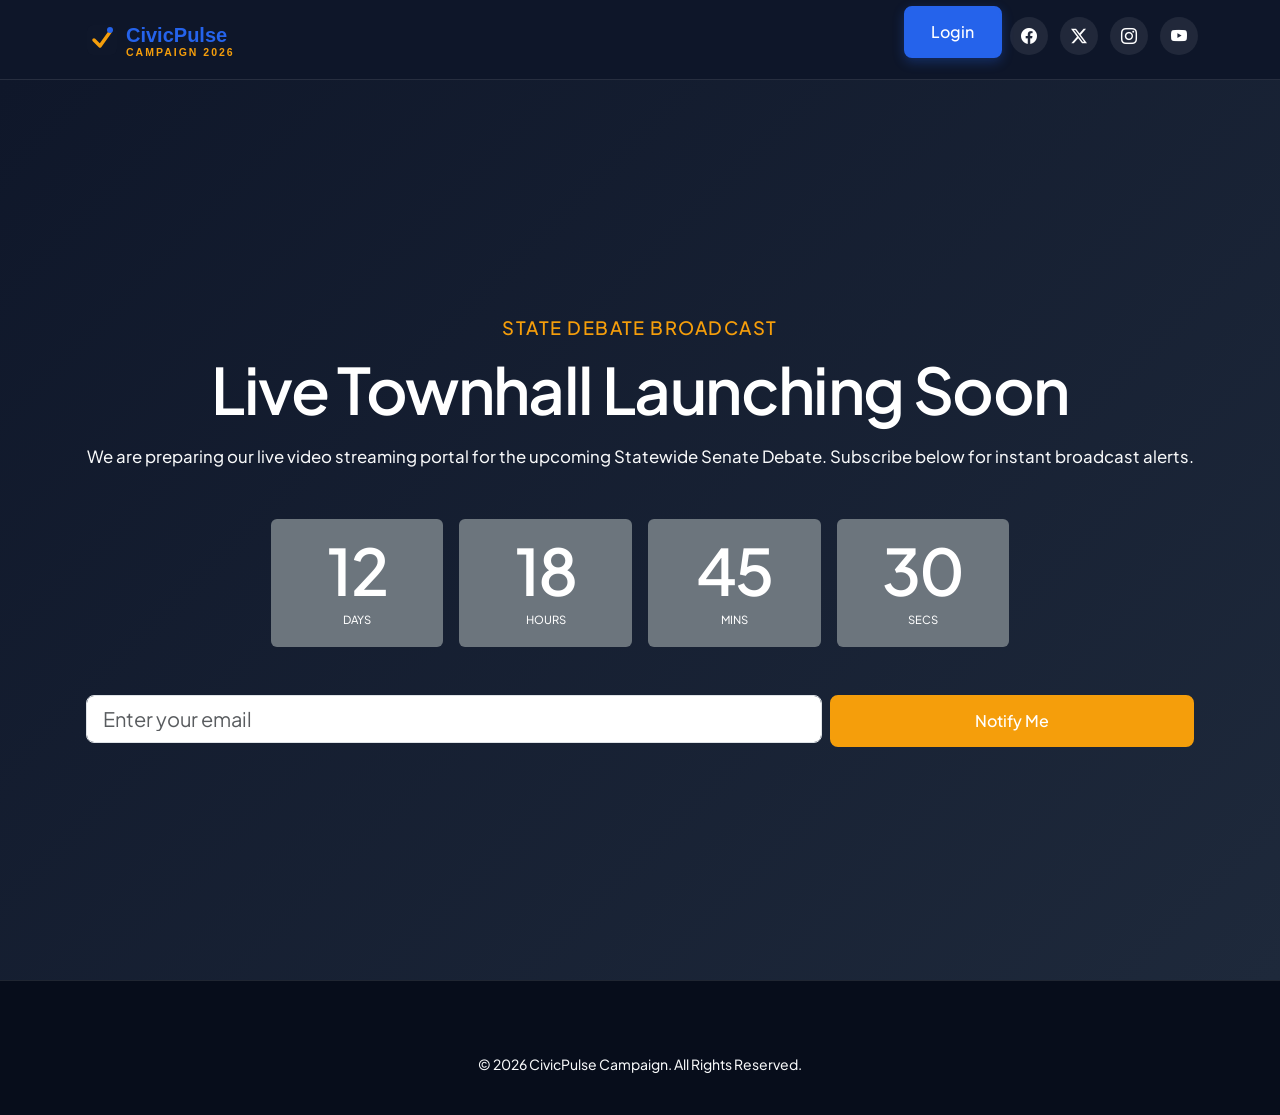
<file: coming-soon.html>
<!DOCTYPE html>
<html lang="en" dir="ltr">
<head>
  <meta charset="UTF-8">
  <meta name="viewport" content="width=device-width, initial-scale=1.0">
  <title>Debate Stream Launching Soon - CivicPulse 2026</title>
  <meta name="description" content="Get ready for the live political debate broadcast. Launching soon on CivicPulse Campaign portal.">
  
  <!-- Bootstrap 5 CSS -->
  <link href="https://cdn.jsdelivr.net/npm/bootstrap@5.3.2/dist/css/bootstrap.min.css" rel="stylesheet">
  <!-- Bootstrap Icons -->
  <link href="https://cdn.jsdelivr.net/npm/bootstrap-icons@1.11.1/font/bootstrap-icons.css" rel="stylesheet">
  
  <!-- Custom Stylesheets -->
  <link rel="stylesheet" href="assets/css/style.css">
  <link rel="stylesheet" href="assets/css/dark-mode.css">
  <link rel="stylesheet" href="assets/css/rtl.css">
</head>
<body class="bg-dark text-white">

  <!-- FIXED STICKY HEADER -->
  <header class="navbar-sticky" style="background-color: rgba(15, 23, 42, 0.95);">
    <div class="container d-flex align-items-center justify-content-between">
      <a href="index.html" class="navbar-brand m-0">
        <img src="assets/images/logo-dark.svg" alt="CivicPulse Logo" class="header-logo">
      </a>

      <div class="d-flex align-items-center gap-2">
        <a href="login.html" class="btn btn-primary-custom mb-3">Login</a>
        <div class="social-icons justify-content-center mt-2 mb-3">
          <a href="#" class="social-icon-btn" aria-label="Facebook"><i class="bi bi-facebook"></i></a>
          <a href="#" class="social-icon-btn" aria-label="Twitter"><i class="bi bi-twitter-x"></i></a>
          <a href="#" class="social-icon-btn" aria-label="Instagram"><i class="bi bi-instagram"></i></a>
          <a href="#" class="social-icon-btn" aria-label="YouTube"><i class="bi bi-youtube"></i></a>
        </div>
      </div>
    </div>
  </header>

  <main class="d-flex align-items-center justify-content-center min-vh-100 py-5 text-center position-relative" style="background: linear-gradient(135deg, #0F172A 0%, #1E293B 100%);">
    <div class="container">
      <div class="max-w-700 mx-auto">
        <span class="subheading text-warning">State Debate Broadcast</span>
        <h1 class="text-white display-3 mb-3">Live Townhall Launching Soon</h1>
        <p class="lead-text text-light mb-5">
          We are preparing our live video streaming portal for the upcoming Statewide Senate Debate. Subscribe below for instant broadcast alerts.
        </p>

        <!-- Countdown Display Box -->
        <div class="row g-3 justify-content-center mb-5">
          <div class="col-3 col-sm-2">
            <div class="p-3 rounded bg-secondary text-white">
              <h2 class="h1 text-white mb-0">12</h2>
              <small class="text-uppercase" style="font-size: 0.7rem;">Days</small>
            </div>
          </div>
          <div class="col-3 col-sm-2">
            <div class="p-3 rounded bg-secondary text-white">
              <h2 class="h1 text-white mb-0">18</h2>
              <small class="text-uppercase" style="font-size: 0.7rem;">Hours</small>
            </div>
          </div>
          <div class="col-3 col-sm-2">
            <div class="p-3 rounded bg-secondary text-white">
              <h2 class="h1 text-white mb-0">45</h2>
              <small class="text-uppercase" style="font-size: 0.7rem;">Mins</small>
            </div>
          </div>
          <div class="col-3 col-sm-2">
            <div class="p-3 rounded bg-secondary text-white">
              <h2 class="h1 text-white mb-0">30</h2>
              <small class="text-uppercase" style="font-size: 0.7rem;">Secs</small>
            </div>
          </div>
        </div>

        <!-- Notify Subscription Form -->
        <form class="row g-2 justify-content-center max-w-500 mx-auto">
          <div class="col-8">
            <input type="email" class="form-control form-control-lg" placeholder="Enter your email" required>
          </div>
          <div class="col-4">
            <button type="submit" class="btn btn-tertiary-custom btn-lg w-100">Notify Me</button>
          </div>
        </form>
      </div>
    </div>
  </main>

  <!-- FOOTER -->
  <footer class="footer-main">
    <div class="container text-center">
      <p class="mb-0 small text-light">&copy; 2026 CivicPulse Campaign. All Rights Reserved.</p>
    </div>
  </footer>

  <script src="https://cdn.jsdelivr.net/npm/bootstrap@5.3.2/dist/js/bootstrap.bundle.min.js"></script>
  <script src="assets/js/main.js"></script>
</body>
</html>
</file>
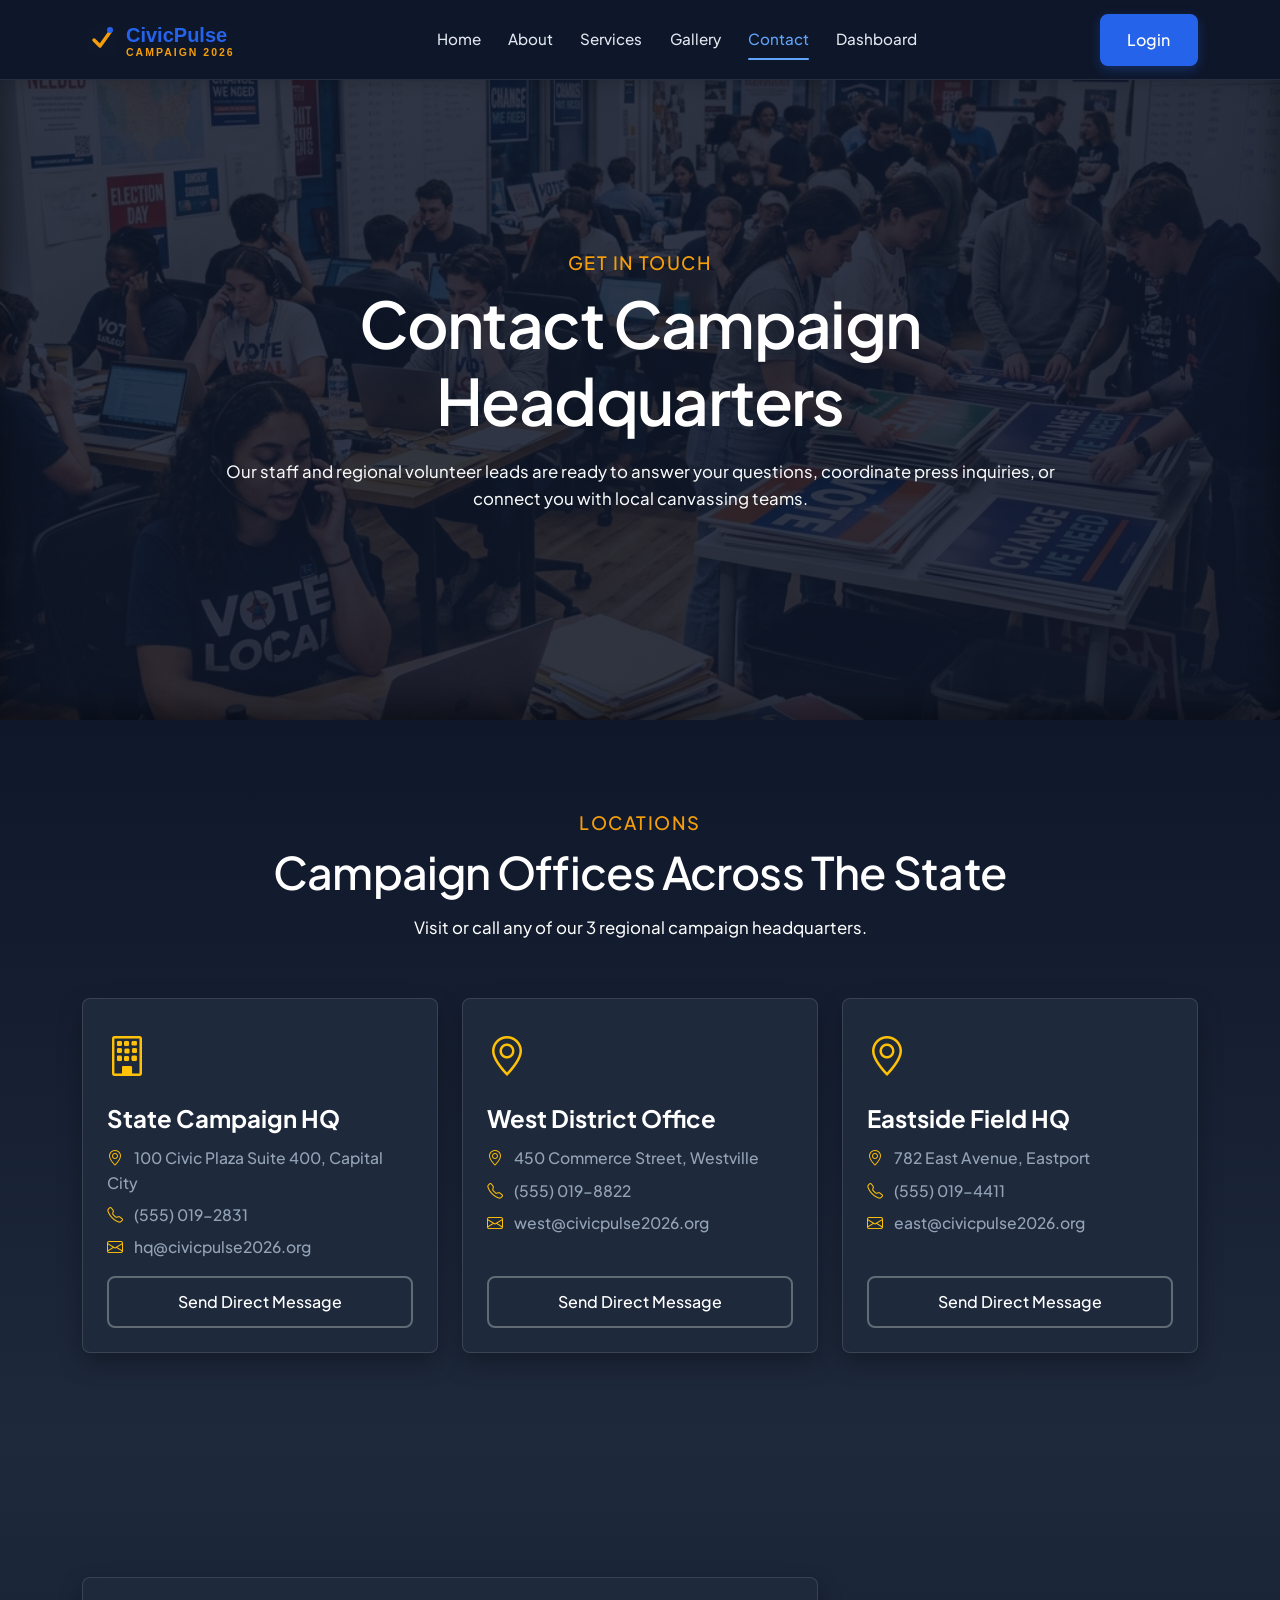
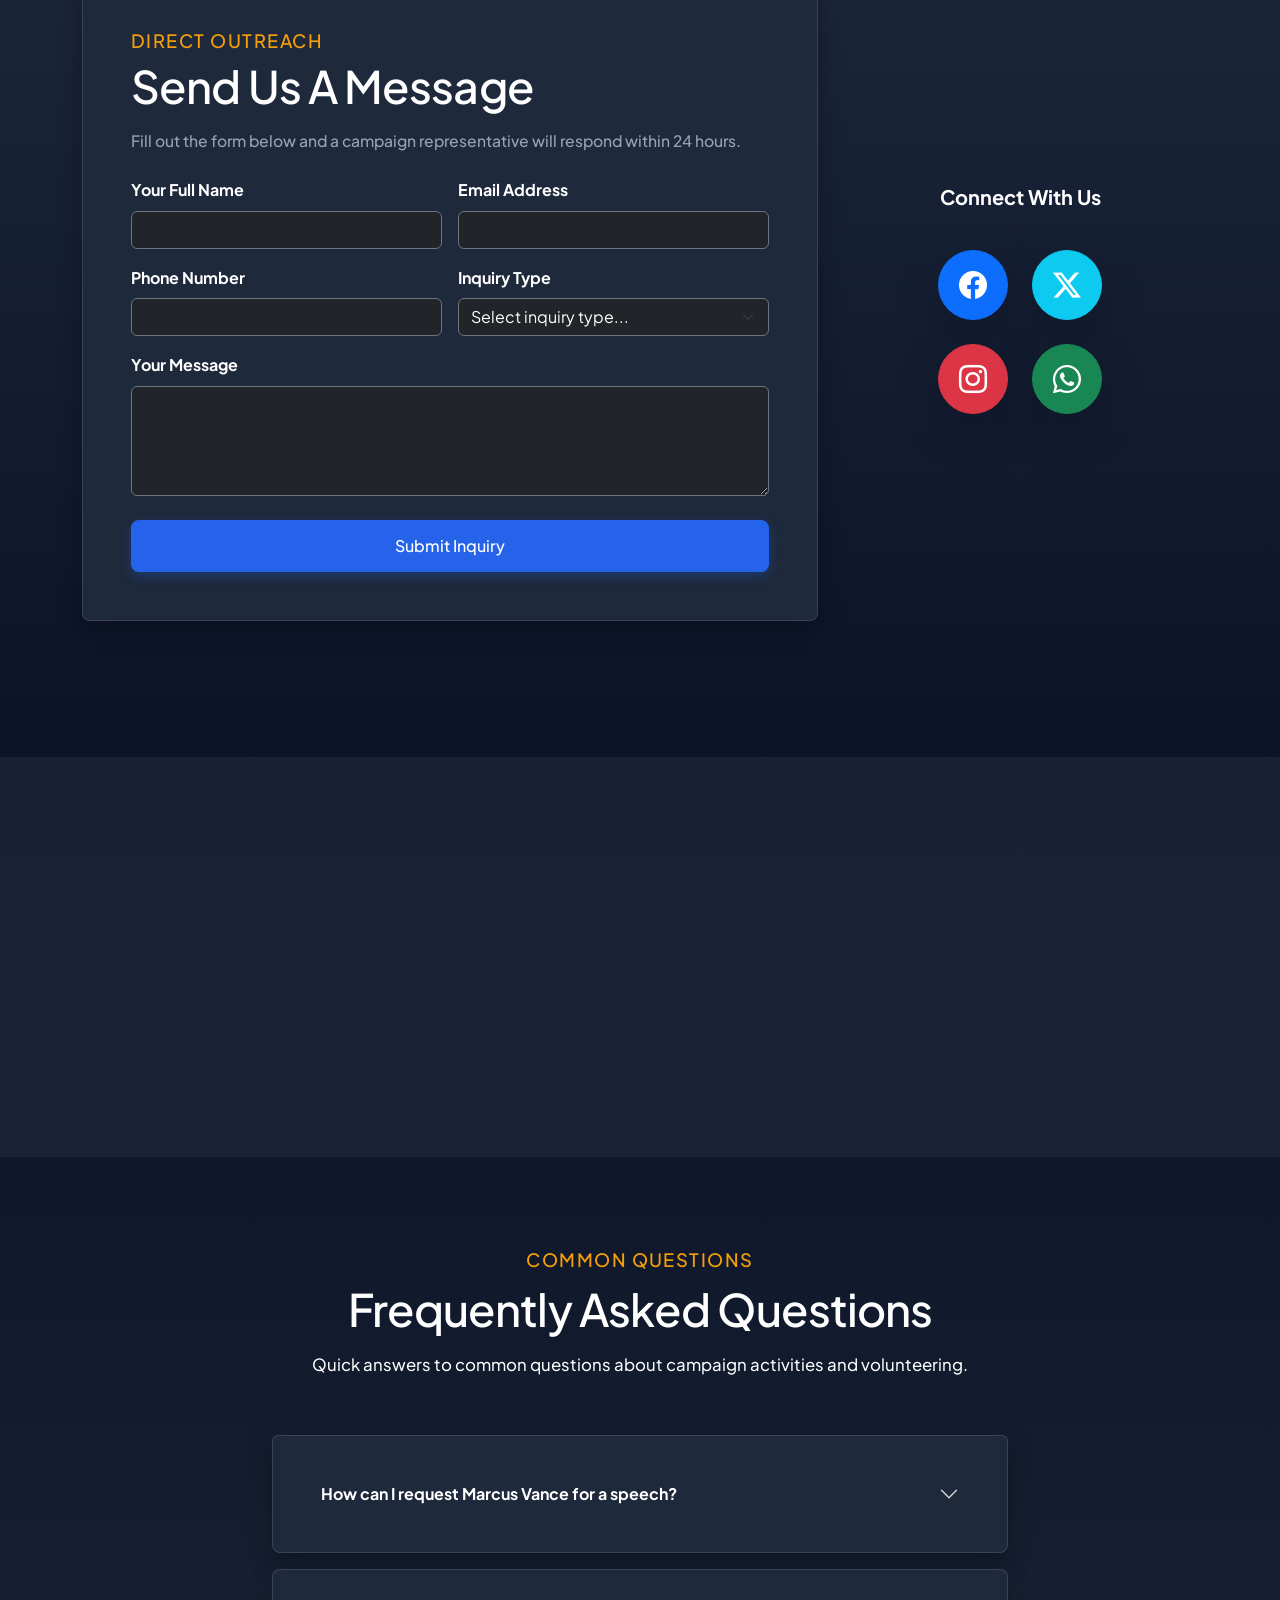
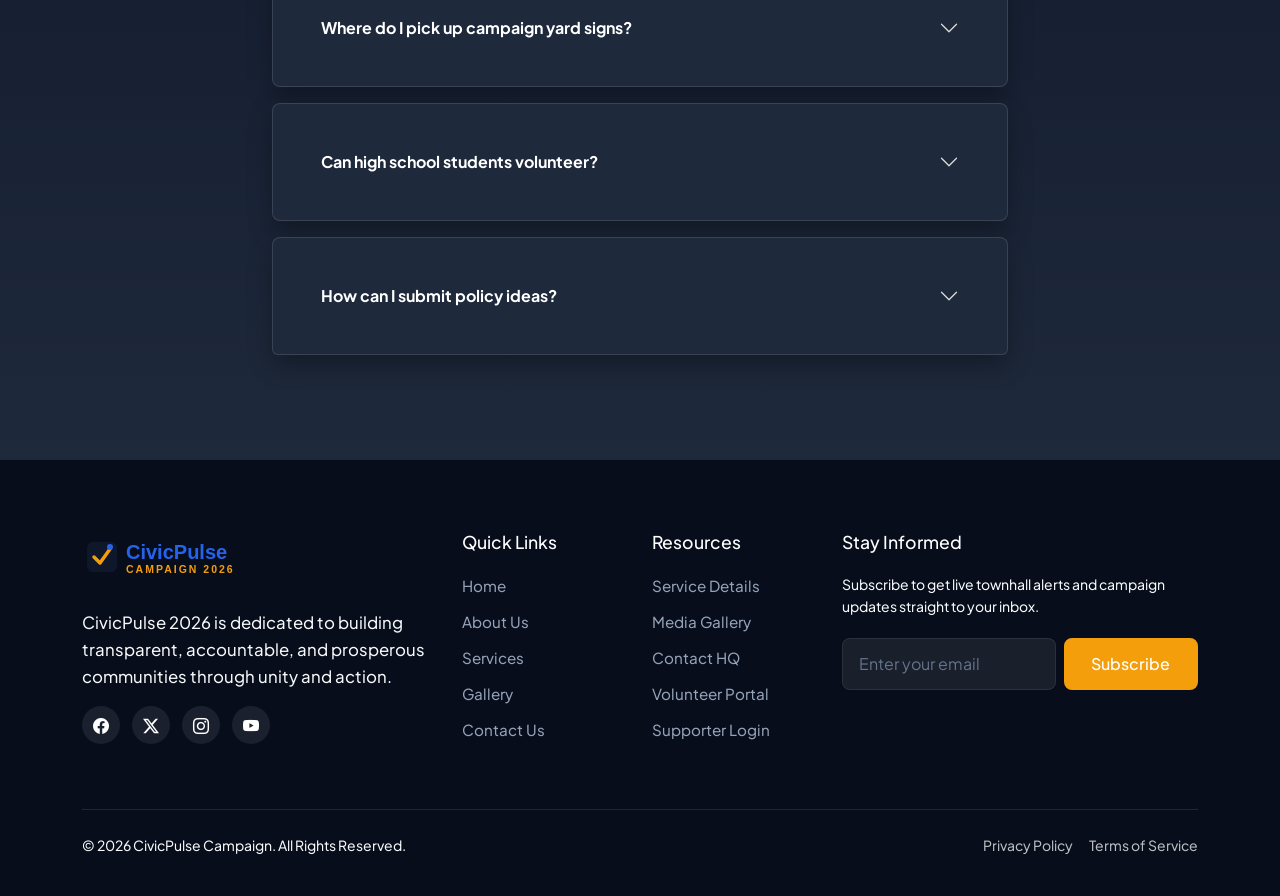
<file: contact.html>
<!DOCTYPE html>
<html lang="en" dir="ltr">
<head>
  <meta charset="UTF-8">
  <meta name="viewport" content="width=device-width, initial-scale=1.0">
  <title>Contact Campaign Headquarters - CivicPulse 2026</title>
  <meta name="description" content="Reach out to Senator Marcus Vance's campaign team. Regional office locations, interactive map, social channels, and direct inquiry form.">
  
  <!-- Favicon -->
  <link rel="icon" type="image/svg+xml" href="assets/images/favicon.svg">
  
  <!-- Bootstrap 5 CSS -->
  <link href="https://cdn.jsdelivr.net/npm/bootstrap@5.3.2/dist/css/bootstrap.min.css" rel="stylesheet">
  <!-- Bootstrap Icons -->
  <link href="https://cdn.jsdelivr.net/npm/bootstrap-icons@1.11.1/font/bootstrap-icons.css" rel="stylesheet">
  
  <!-- Custom Stylesheets -->
  <link rel="stylesheet" href="assets/css/style.css">
  <link rel="stylesheet" href="assets/css/dark-mode.css">
  <link rel="stylesheet" href="assets/css/rtl.css">
</head>
<body>

  <!-- FIXED STICKY HEADER -->
  <header class="navbar-sticky">
    <div class="container d-flex align-items-center justify-content-between">
      <a href="index.html" class="navbar-brand m-0">
        <img src="assets/images/logo.svg" alt="CivicPulse Logo" class="header-logo">
      </a>

      <nav class="d-none d-xl-block">
        <ul class="nav">
          <li class="nav-item"><a class="nav-link" href="index.html">Home</a></li>
          <li class="nav-item"><a class="nav-link" href="about.html">About</a></li>
          <li class="nav-item"><a class="nav-link" href="services.html">Services</a></li>
          <li class="nav-item"><a class="nav-link" href="gallery.html">Gallery</a></li>
          <li class="nav-item"><a class="nav-link active" href="contact.html">Contact</a></li>
          <li class="nav-item"><a class="nav-link" href="dashboard.html">Dashboard</a></li>
        </ul>
      </nav>

      <div class="d-flex align-items-center gap-2">
        <a href="login.html" class="btn btn-primary-custom d-none d-xl-inline-flex ms-2">Login</a>
        <button class="navbar-toggler d-xl-none header-toggle-btn p-2" type="button" data-bs-toggle="offcanvas" data-bs-target="#mobileOffcanvas">
          <i class="bi bi-list fs-4"></i>
        </button>
      </div>
    </div>
  </header>

  <!-- MOBILE OFFCANVAS -->
  <div class="offcanvas offcanvas-end bg-section-var2 text-white" tabindex="-1" id="mobileOffcanvas">
    <div class="offcanvas-header border-bottom">
      <img src="assets/images/logo.svg" alt="CivicPulse Logo" class="header-logo" style="max-width: 140px;">
      <button type="button" class="btn-close btn-close-white" data-bs-dismiss="offcanvas" aria-label="Close"></button>
    </div>
    <div class="offcanvas-body d-flex flex-column justify-content-between">
      <ul class="nav flex-column gap-2">
        <li class="nav-item"><a class="nav-link text-white" href="index.html">Home</a></li>
        <li class="nav-item"><a class="nav-link text-white" href="about.html">About</a></li>
        <li class="nav-item"><a class="nav-link text-white" href="services.html">Services</a></li>
        <li class="nav-item"><a class="nav-link text-white" href="gallery.html">Gallery</a></li>
        <li class="nav-item"><a class="nav-link text-white" href="contact.html">Contact</a></li>
        <li class="nav-item"><a class="nav-link text-white" href="dashboard.html">Dashboard</a></li>
      </ul>
      <div class="mt-4 pt-3 border-top d-grid gap-2">
        <a href="login.html" class="btn btn-primary-custom mb-3">Login</a>
        <div class="social-icons justify-content-center mt-2 mb-3">
          <a href="#" class="social-icon-btn" aria-label="Facebook"><i class="bi bi-facebook"></i></a>
          <a href="#" class="social-icon-btn" aria-label="Twitter"><i class="bi bi-twitter-x"></i></a>
          <a href="#" class="social-icon-btn" aria-label="Instagram"><i class="bi bi-instagram"></i></a>
          <a href="#" class="social-icon-btn" aria-label="YouTube"><i class="bi bi-youtube"></i></a>
        </div>
      </div>
    </div>
  </div>

  <main>
    <!-- SECTION 1: SUBPAGE HERO SECTION (UNIQUE CAMPAIGN HEADQUARTERS OFFICE PHOTO) -->
    <section class="hero-contact-wrapper">
      <div class="container">
        <div class="hero-content-center">
          <span class="subheading text-warning">Get In Touch</span>
          <h1 class="text-white display-3">Contact Campaign Headquarters</h1>
          <p class="lead-text text-light max-w-700 mx-auto">
            Our staff and regional volunteer leads are ready to answer your questions, coordinate press inquiries, or connect you with local canvassing teams.
          </p>
        </div>
      </div>
    </section>

    <!-- SECTION 2: REGIONAL OFFICE CARDS (BALANCED CARDS - ZERO EMPTY SPACES) -->
    <section class="py-section bg-section-var1">
      <div class="container">
        <div class="section-title-wrapper text-center">
          <span class="subheading text-warning">Locations</span>
          <h2 class="text-white">Campaign Offices Across The State</h2>
          <p class="text-light">Visit or call any of our 3 regional campaign headquarters.</p>
        </div>
        <div class="row g-4">
          <div class="col-12 col-lg-4">
            <div class="custom-card p-4 text-start h-100">
              <div class="mb-3 text-warning"><i class="bi bi-building fs-1"></i></div>
              <h3 class="text-white fs-4 fw-bold">State Campaign HQ</h3>
              <p class="small text-light mb-2"><i class="bi bi-geo-alt me-2 text-warning"></i> 100 Civic Plaza Suite 400, Capital City</p>
              <p class="small text-light mb-2"><i class="bi bi-telephone me-2 text-warning"></i> (555) 019-2831</p>
              <p class="small text-light mb-0"><i class="bi bi-envelope me-2 text-warning"></i> hq@civicpulse2026.org</p>
              <div class="custom-card-footer mt-auto pt-3">
                <a href="#contactForm" class="btn btn-secondary-custom w-100">Send Direct Message</a>
              </div>
            </div>
          </div>

          <div class="col-12 col-lg-4">
            <div class="custom-card p-4 text-start h-100">
              <div class="mb-3 text-warning"><i class="bi bi-geo-alt fs-1"></i></div>
              <h3 class="text-white fs-4 fw-bold">West District Office</h3>
              <p class="small text-light mb-2"><i class="bi bi-geo-alt me-2 text-warning"></i> 450 Commerce Street, Westville</p>
              <p class="small text-light mb-2"><i class="bi bi-telephone me-2 text-warning"></i> (555) 019-8822</p>
              <p class="small text-light mb-0"><i class="bi bi-envelope me-2 text-warning"></i> west@civicpulse2026.org</p>
              <div class="custom-card-footer mt-auto pt-3">
                <a href="#contactForm" class="btn btn-secondary-custom w-100">Send Direct Message</a>
              </div>
            </div>
          </div>

          <div class="col-12 col-lg-4">
            <div class="custom-card p-4 text-start h-100">
              <div class="mb-3 text-warning"><i class="bi bi-geo-alt fs-1"></i></div>
              <h3 class="text-white fs-4 fw-bold">Eastside Field HQ</h3>
              <p class="small text-light mb-2"><i class="bi bi-geo-alt me-2 text-warning"></i> 782 East Avenue, Eastport</p>
              <p class="small text-light mb-2"><i class="bi bi-telephone me-2 text-warning"></i> (555) 019-4411</p>
              <p class="small text-light mb-0"><i class="bi bi-envelope me-2 text-warning"></i> east@civicpulse2026.org</p>
              <div class="custom-card-footer mt-auto pt-3">
                <a href="#contactForm" class="btn btn-secondary-custom w-100">Send Direct Message</a>
              </div>
            </div>
          </div>
        </div>
      </div>
    </section>

    <!-- SECTION 3: CONTACT FORM -->
    <section class="py-section bg-section-var2" id="contactForm">
      <div class="container py-5">
        <div class="row align-items-center justify-content-center">
          <!-- Glassmorphic Form Container -->
          <div class="col-lg-8">
            <div class="custom-card p-5 text-white">
              <span class="subheading text-warning d-block mb-1">Direct Outreach</span>
              <h2 class="text-white mb-3">Send Us A Message</h2>
              <p class="text-light mb-4 small">Fill out the form below and a campaign representative will respond within 24 hours.</p>
              
              <form class="row g-3">
                <div class="col-md-6">
                  <label for="cName" class="form-label text-white fw-bold">Your Full Name</label>
                  <input type="text" class="form-control bg-dark border-secondary text-white" id="cName" placeholder="e.g. Sarah Jenkins" required>
                </div>
                <div class="col-md-6">
                  <label for="cEmail" class="form-label text-white fw-bold">Email Address</label>
                  <input type="email" class="form-control bg-dark border-secondary text-white" id="cEmail" placeholder="name@domain.com" required>
                </div>
                <div class="col-md-6">
                  <label for="cPhone" class="form-label text-white fw-bold">Phone Number</label>
                  <input type="tel" class="form-control bg-dark border-secondary text-white" id="cPhone" placeholder="(555) 000-0000">
                </div>
                <div class="col-md-6">
                  <label for="cSubject" class="form-label text-white fw-bold">Inquiry Type</label>
                  <select class="form-select bg-dark border-secondary text-white" id="cSubject" required>
                    <option value="" selected disabled>Select inquiry type...</option>
                    <option>General Question</option>
                    <option>Volunteer Opportunities</option>
                    <option>Press &amp; Media Inquiry</option>
                    <option>Policy Feedback</option>
                  </select>
                </div>
                <div class="col-12">
                  <label for="cMessage" class="form-label text-white fw-bold">Your Message</label>
                  <textarea class="form-control bg-dark border-secondary text-white" id="cMessage" rows="4" placeholder="Write your message here..." required></textarea>
                </div>
                <div class="col-12 mt-4">
                  <button type="submit" class="btn btn-primary-custom btn-lg w-100">Submit Inquiry</button>
                </div>
              </form>
            </div>
          </div>

          <!-- Floating Bobbing Social Bubbles -->
          <div class="col-lg-4 d-none d-lg-flex flex-column align-items-center justify-content-center gap-4">
            <h3 class="text-white fs-5 fw-bold mb-3 text-center">Connect With Us</h3>
            <div class="d-flex gap-4">
              <a href="#" class="btn btn-primary rounded-circle p-4 bobbing-element social-bubble-btn shadow-lg d-flex align-items-center justify-content-center" style="width: 70px; height: 70px;"><i class="bi bi-facebook fs-3"></i></a>
              <a href="#" class="btn btn-info rounded-circle p-4 bobbing-element bob-delay-1 social-bubble-btn shadow-lg d-flex align-items-center justify-content-center text-white" style="width: 70px; height: 70px;"><i class="bi bi-twitter-x fs-3"></i></a>
            </div>
            <div class="d-flex gap-4">
              <a href="#" class="btn btn-danger rounded-circle p-4 bobbing-element bob-delay-2 social-bubble-btn shadow-lg d-flex align-items-center justify-content-center" style="width: 70px; height: 70px;"><i class="bi bi-instagram fs-3"></i></a>
              <a href="#" class="btn btn-success rounded-circle p-4 bobbing-element bob-delay-3 social-bubble-btn shadow-lg d-flex align-items-center justify-content-center" style="width: 70px; height: 70px;"><i class="bi bi-whatsapp fs-3"></i></a>
            </div>
          </div>
        </div>
      </div>
    </section>

    <!-- SECTION 3.5: FULL WIDTH MAP -->
    <section class="position-relative overflow-hidden" style="min-height: 400px; display: flex;">
      <iframe src="https://www.google.com/maps/embed?pb=!1m18!1m12!1m3!1d3022.1422937950147!2d-73.98731968459418!3d40.75889497932681!2m3!1f0!2f0!3f0!3m2!1i1024!2i768!4f13.1!3m3!1m2!1s0x89c25855c6480299%3A0x55194ec5a1ae072e!2sTimes%20Square!5e0!3m2!1sen!2sus!4v1682449035515!5m2!1sen!2sus" style="border:0; position: absolute; top:0; left:0; width: 100%; height: 100%; z-index: 1; filter: grayscale(80%) contrast(1.2);" allowfullscreen="" loading="lazy" referrerpolicy="no-referrer-when-downgrade"></iframe>
    </section>

    <!-- SECTION 4: FAQ SECTION (COLOR VARIATION 1: SOFT SLATE TINT) -->
    <section class="py-section bg-section-var1">
      <div class="container">
        <div class="section-title-wrapper text-center">
          <span class="subheading text-warning">Common Questions</span>
          <h2 class="text-white">Frequently Asked Questions</h2>
          <p class="text-light">Quick answers to common questions about campaign activities and volunteering.</p>
        </div>
        <div class="row g-4 justify-content-center">
          <div class="col-lg-8">
            <div class="accordion custom-accordion" id="faqAccordion">
              <div class="accordion-item custom-card mb-3 border-0">
                <h2 class="accordion-header" id="headingOne">
                  <button class="accordion-button collapsed bg-transparent text-white fw-bold shadow-none p-4" type="button" data-bs-toggle="collapse" data-bs-target="#faq1" aria-expanded="false" aria-controls="faq1">
                    How can I request Marcus Vance for a speech?
                  </button>
                </h2>
                <div id="faq1" class="accordion-collapse collapse" aria-labelledby="headingOne" data-bs-parent="#faqAccordion">
                  <div class="accordion-body text-light pt-0 pb-4 px-4 small">
                    Submit an inquiry using the Press &amp; Media option above, specifying event date, venue, and estimated attendance.
                  </div>
                </div>
              </div>
              <div class="accordion-item custom-card mb-3 border-0">
                <h2 class="accordion-header" id="headingTwo">
                  <button class="accordion-button collapsed bg-transparent text-white fw-bold shadow-none p-4" type="button" data-bs-toggle="collapse" data-bs-target="#faq2" aria-expanded="false" aria-controls="faq2">
                    Where do I pick up campaign yard signs?
                  </button>
                </h2>
                <div id="faq2" class="accordion-collapse collapse" aria-labelledby="headingTwo" data-bs-parent="#faqAccordion">
                  <div class="accordion-body text-light pt-0 pb-4 px-4 small">
                    Yard signs are available at any of our three regional offices during standard operating hours (9 AM - 6 PM).
                  </div>
                </div>
              </div>
              <div class="accordion-item custom-card mb-3 border-0">
                <h2 class="accordion-header" id="headingThree">
                  <button class="accordion-button collapsed bg-transparent text-white fw-bold shadow-none p-4" type="button" data-bs-toggle="collapse" data-bs-target="#faq3" aria-expanded="false" aria-controls="faq3">
                    Can high school students volunteer?
                  </button>
                </h2>
                <div id="faq3" class="accordion-collapse collapse" aria-labelledby="headingThree" data-bs-parent="#faqAccordion">
                  <div class="accordion-body text-light pt-0 pb-4 px-4 small">
                    Yes. Student volunteers earn community service hours for door canvassing and digital phone banking.
                  </div>
                </div>
              </div>
              <div class="accordion-item custom-card mb-3 border-0">
                <h2 class="accordion-header" id="headingFour">
                  <button class="accordion-button collapsed bg-transparent text-white fw-bold shadow-none p-4" type="button" data-bs-toggle="collapse" data-bs-target="#faq4" aria-expanded="false" aria-controls="faq4">
                    How can I submit policy ideas?
                  </button>
                </h2>
                <div id="faq4" class="accordion-collapse collapse" aria-labelledby="headingFour" data-bs-parent="#faqAccordion">
                  <div class="accordion-body text-light pt-0 pb-4 px-4 small">
                    You can write directly to our policy drafting committee via the contact form above.
                  </div>
                </div>
              </div>
            </div>
          </div>
        </div>
      </div>
    </section>
  </main>

  <!-- GLOBAL FOOTER -->
  <footer class="footer-main">
    <div class="container">
      <div class="row g-4">
        <div class="col-lg-4 col-md-6">
          <a href="index.html">
            <img src="assets/images/logo.svg" alt="CivicPulse Logo" class="footer-logo">
          </a>
          <p class="mt-2 mb-3 text-light">
            CivicPulse 2026 is dedicated to building transparent, accountable, and prosperous communities through unity and action.
          </p>
          <div class="social-icons">
            <a href="#" class="social-icon-btn" aria-label="Facebook"><i class="bi bi-facebook"></i></a>
            <a href="#" class="social-icon-btn" aria-label="Twitter"><i class="bi bi-twitter-x"></i></a>
            <a href="#" class="social-icon-btn" aria-label="Instagram"><i class="bi bi-instagram"></i></a>
            <a href="#" class="social-icon-btn" aria-label="YouTube"><i class="bi bi-youtube"></i></a>
          </div>
        </div>

        <div class="col-lg-2 col-md-6">
          <h4 class="footer-title">Quick Links</h4>
          <ul class="footer-links">
            <li><a href="index.html">Home</a></li>
            <li><a href="about.html">About Us</a></li>
            <li><a href="services.html">Services</a></li>
            <li><a href="gallery.html">Gallery</a></li>
            <li><a href="contact.html">Contact Us</a></li>
          </ul>
        </div>

        <div class="col-lg-2 col-md-6">
          <h4 class="footer-title">Resources</h4>
          <ul class="footer-links">
            <li><a href="service-details.html">Service Details</a></li>
            <li><a href="gallery.html">Media Gallery</a></li>
            <li><a href="contact.html">Contact HQ</a></li>
            <li><a href="dashboard.html">Volunteer Portal</a></li>
            <li><a href="login.html">Supporter Login</a></li>
          </ul>
        </div>

        <div class="col-lg-4 col-md-6">
          <h4 class="footer-title">Stay Informed</h4>
          <p class="small text-light">Subscribe to get live townhall alerts and campaign updates straight to your inbox.</p>
          <form class="newsletter-form d-flex gap-2">
            <input type="email" class="form-control" placeholder="Enter your email" required>
            <button type="submit" class="btn btn-tertiary-custom">Subscribe</button>
          </form>
        </div>
      </div>

      <div class="footer-bottom">
        <p class="mb-0 small text-light">&copy; 2026 CivicPulse Campaign. All Rights Reserved.</p>
        <div class="d-flex gap-3 small">
          <a href="#" class="text-light text-decoration-none opacity-75">Privacy Policy</a>
          <a href="#" class="text-light text-decoration-none opacity-75">Terms of Service</a>
        </div>
      </div>
    </div>
  </footer>

  <button type="button" class="back-to-top-btn" id="backToTopBtn" aria-label="Back to Top">
    <i class="bi bi-arrow-up fs-5"></i>
  </button>

  <script src="https://cdn.jsdelivr.net/npm/bootstrap@5.3.2/dist/js/bootstrap.bundle.min.js"></script>
  <script src="assets/js/main.js"></script>
</body>
</html>
</file>
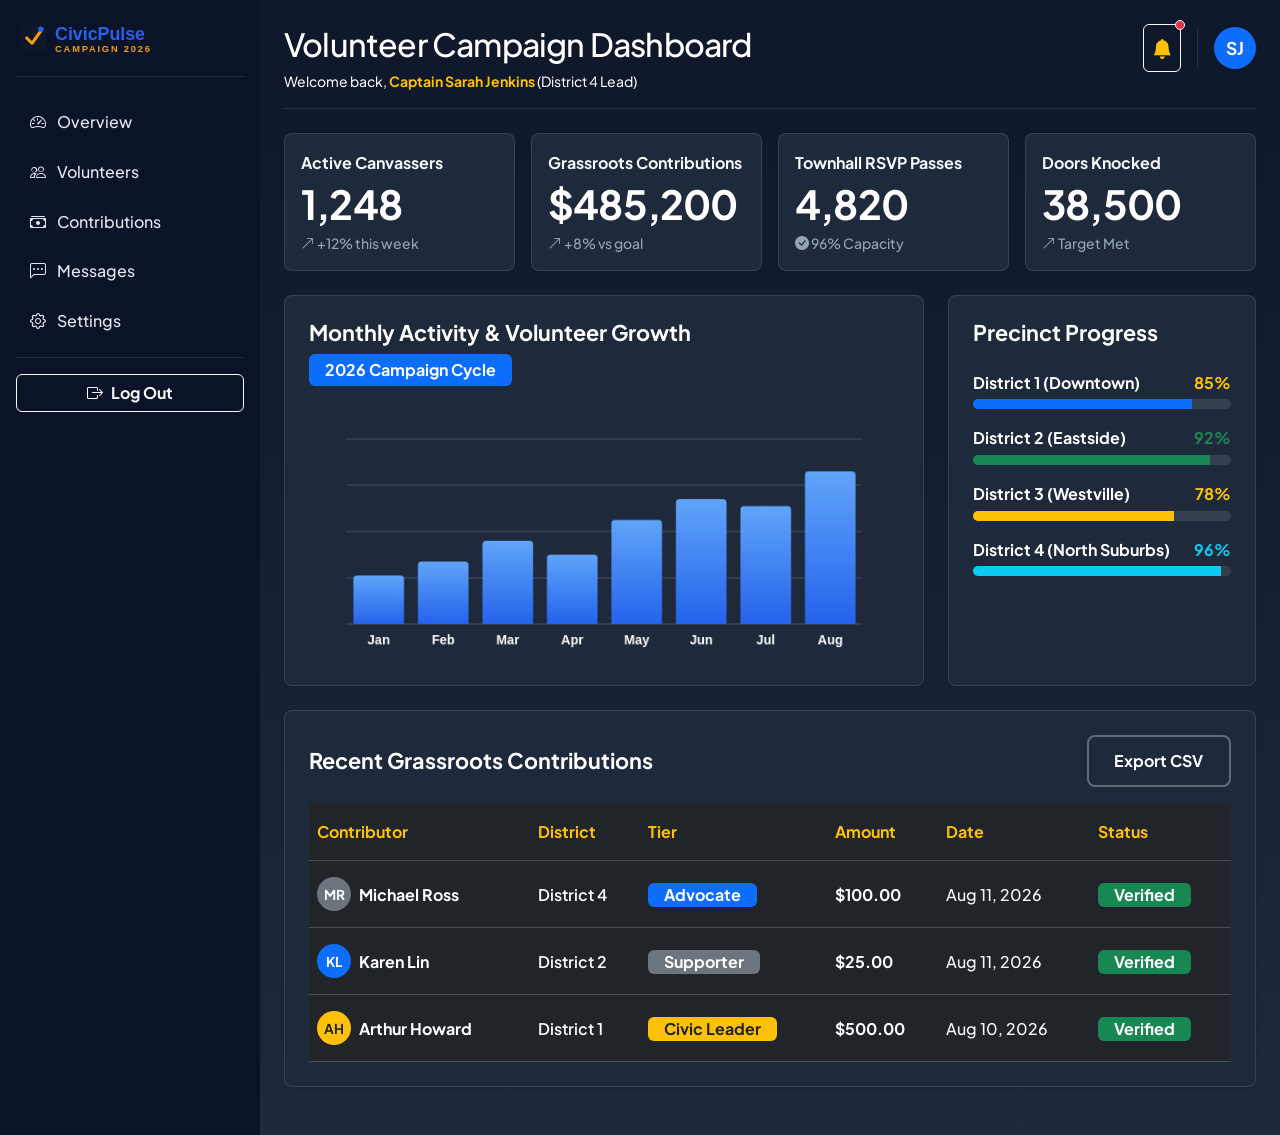
<file: dashboard.html>
<!DOCTYPE html>
<html lang="en" dir="ltr">
<head>
  <meta charset="UTF-8">
  <meta name="viewport" content="width=device-width, initial-scale=1.0">
  <title>Volunteer Dashboard - CivicPulse 2026</title>
  <meta name="description" content="Campaign volunteer and precinct management dashboard for CivicPulse 2026.">
  
  <!-- Favicon -->
  <link rel="icon" type="image/svg+xml" href="assets/images/favicon.svg">
  
  <!-- Bootstrap 5 CSS -->
  <link href="https://cdn.jsdelivr.net/npm/bootstrap@5.3.2/dist/css/bootstrap.min.css" rel="stylesheet">
  <!-- Bootstrap Icons -->
  <link href="https://cdn.jsdelivr.net/npm/bootstrap-icons@1.11.1/font/bootstrap-icons.css" rel="stylesheet">
  
  <!-- Custom Stylesheets -->
  <link rel="stylesheet" href="assets/css/style.css?v=2">
  <link rel="stylesheet" href="assets/css/dark-mode.css">
  <link rel="stylesheet" href="assets/css/rtl.css">
</head>
<body style="padding-top: 0; background-color: #0F172A;">

  <div class="d-flex min-vh-100 position-relative">
    <div class="sidebar-overlay" id="sidebarOverlay"></div>
    <!-- DASHBOARD SIDEBAR NAVIGATION (HIGH CONTRAST DARK NAVY) -->
    <aside class="p-3 d-flex flex-column justify-content-between" id="dashboardSidebar" style="width: 260px; min-height: 100vh; flex-shrink: 0; background-color: #0B1329;">
      <div>
        <!-- Brand Logo -->
        <div class="mb-4 pb-3 border-bottom border-secondary border-opacity-25 d-flex align-items-center justify-content-between">
          <a href="index.html">
            <img src="assets/images/logo.svg" alt="CivicPulse Logo" style="max-width: 160px;">
          </a>
        </div>

        <!-- Sidebar Navigation Menu (Interactive Tab Triggers) -->
        <ul class="nav flex-column gap-2" id="dashboardNav">
          <li class="nav-item">
            <button class="nav-link active px-3 py-2 w-100 text-start border-0 bg-transparent" data-tab="overview">
              <i class="bi bi-speedometer2 me-2"></i> Overview
            </button>
          </li>
          <li class="nav-item">
            <button class="nav-link px-3 py-2 w-100 text-start border-0 bg-transparent" data-tab="volunteers">
              <i class="bi bi-people me-2"></i> Volunteers
            </button>
          </li>
          <li class="nav-item">
            <button class="nav-link px-3 py-2 w-100 text-start border-0 bg-transparent" data-tab="contributions">
              <i class="bi bi-cash-stack me-2"></i> Contributions
            </button>
          </li>
          <li class="nav-item">
            <button class="nav-link px-3 py-2 w-100 text-start border-0 bg-transparent" data-tab="messages">
              <i class="bi bi-chat-left-dots me-2"></i> Messages
            </button>
          </li>
          <li class="nav-item">
            <button class="nav-link px-3 py-2 w-100 text-start border-0 bg-transparent" data-tab="settings">
              <i class="bi bi-gear me-2"></i> Settings
            </button>
          </li>
        </ul>

        <!-- Logout Button in Sidebar -->
        <div class="mt-3 pt-3 border-top border-secondary border-opacity-25">
          <a href="index.html" class="btn btn-outline-light w-100 d-flex align-items-center justify-content-center gap-2">
            <i class="bi bi-box-arrow-right"></i> <span class="fw-bold">Log Out</span>
          </a>
        </div>
      </div>
    </aside>

    <!-- MAIN DASHBOARD CONTENT AREA -->
    <div class="flex-grow-1 bg-section-var1 p-4 overflow-x-hidden">
      <!-- HEADER & WELCOME OVERVIEW -->
      <section class="mb-4">
        <div class="d-flex flex-wrap align-items-start justify-content-between gap-3 pb-3 border-bottom border-secondary border-opacity-25">
          <div class="d-flex align-items-start gap-3 flex-grow-1">
            <button type="button" class="btn btn-outline-light d-lg-none flex-shrink-0 mt-1" id="sidebarToggleBtn" aria-label="Toggle Sidebar">
              <i class="bi bi-list fs-5"></i>
            </button>
            <div>
              <h1 class="h3 mb-1 text-white fw-bold" id="dashboardTabTitle">Volunteer Campaign Dashboard</h1>
              <p class="mb-0 text-light font-medium small">Welcome back, <strong class="text-warning fw-bold">Captain Sarah Jenkins</strong> (District 4 Lead)</p>
            </div>
          </div>

          <div class="d-flex align-items-center gap-3 ms-auto mt-2 mt-sm-0">
            <div class="dropdown">
              <button class="btn btn-outline-light position-relative p-2" type="button" data-bs-toggle="dropdown" aria-expanded="false">
                <i class="bi bi-bell-fill fs-5 text-warning"></i>
                <span class="position-absolute top-0 start-100 translate-middle p-1 bg-danger border border-light rounded-circle"></span>
              </button>
              <ul class="dropdown-menu dropdown-menu-end shadow border-0 bg-section-var2">
                <li><h6 class="dropdown-header fw-bold text-warning">Notifications</h6></li>
                <li><a class="dropdown-item fw-medium text-white" href="#">New townhall RSVP in District 4</a></li>
                <li><a class="dropdown-item fw-medium text-white" href="#">Canvassing target hit! (1,200 doors)</a></li>
              </ul>
            </div>
            <div class="d-flex align-items-center gap-2 border-start border-secondary border-opacity-25 ps-3">
              <div class="rounded-circle bg-primary text-white fw-bold d-flex align-items-center justify-content-center shadow-sm" style="width: 42px; height: 42px; font-size: 1.1rem;">SJ</div>
            </div>
          </div>
        </div>
      </section>

      <!-- TAB 1: OVERVIEW -->
      <div class="dashboard-tab-pane active" id="tab-overview">
        <!-- METRIC OVERVIEW CARDS GRID -->
        <section class="mb-4">
          <div class="row g-3">
            <div class="col-sm-6 col-xl-3">
              <div class="custom-card p-3 shadow-sm border-secondary border-opacity-25">
                <span class="text-light fw-bold fs-6">Active Canvassers</span>
                <h2 class="display-6 fw-bold my-1 text-white">1,248</h2>
                <span class="small fw-bold text-success"><i class="bi bi-arrow-up-right"></i> +12% this week</span>
              </div>
            </div>
            <div class="col-sm-6 col-xl-3">
              <div class="custom-card p-3 shadow-sm border-secondary border-opacity-25">
                <span class="text-light fw-bold fs-6">Grassroots Contributions</span>
                <h2 class="display-6 fw-bold my-1 text-white">$485,200</h2>
                <span class="small fw-bold text-success"><i class="bi bi-arrow-up-right"></i> +8% vs goal</span>
              </div>
            </div>
            <div class="col-sm-6 col-xl-3">
              <div class="custom-card p-3 shadow-sm border-secondary border-opacity-25">
                <span class="text-light fw-bold fs-6">Townhall RSVP Passes</span>
                <h2 class="display-6 fw-bold my-1 text-white">4,820</h2>
                <span class="small fw-bold text-success"><i class="bi bi-check-circle-fill"></i> 96% Capacity</span>
              </div>
            </div>
            <div class="col-sm-6 col-xl-3">
              <div class="custom-card p-3 shadow-sm border-secondary border-opacity-25">
                <span class="text-light fw-bold fs-6">Doors Knocked</span>
                <h2 class="display-6 fw-bold my-1 text-white">38,500</h2>
                <span class="small fw-bold text-success"><i class="bi bi-arrow-up-right"></i> Target Met</span>
              </div>
            </div>
          </div>
        </section>

        <!-- ANALYTICS CHART & PRECINCT STATS -->
        <section class="mb-4">
          <div class="row g-4">
            <div class="col-lg-8">
              <div class="custom-card p-4 shadow-sm border-secondary border-opacity-25">
                <div class="d-flex flex-wrap justify-content-between align-items-center gap-2 mb-3">
                  <h3 class="h4 fw-bold text-white mb-0">Monthly Activity &amp; Volunteer Growth</h3>
                  <span class="badge bg-primary fs-6 px-3 py-2 text-wrap text-start">2026 Campaign Cycle</span>
                </div>
                <canvas id="campaignMetricsChart" class="w-100" style="max-height: 280px;"></canvas>
              </div>
            </div>
            <div class="col-lg-4">
              <div class="custom-card p-4 shadow-sm border-secondary border-opacity-25">
                <h3 class="h4 fw-bold text-white mb-4">Precinct Progress</h3>
                
                <div class="mb-3">
                  <div class="d-flex justify-content-between mb-1">
                    <span class="fw-bold text-white">District 1 (Downtown)</span>
                    <span class="fw-bold text-warning">85%</span>
                  </div>
                  <div class="progress" style="height: 10px; background-color: rgba(255, 255, 255, 0.1);">
                    <div class="progress-bar bg-primary" style="width: 85%"></div>
                  </div>
                </div>

                <div class="mb-3">
                  <div class="d-flex justify-content-between mb-1">
                    <span class="fw-bold text-white">District 2 (Eastside)</span>
                    <span class="fw-bold text-success">92%</span>
                  </div>
                  <div class="progress" style="height: 10px; background-color: rgba(255, 255, 255, 0.1);">
                    <div class="progress-bar bg-success" style="width: 92%"></div>
                  </div>
                </div>

                <div class="mb-3">
                  <div class="d-flex justify-content-between mb-1">
                    <span class="fw-bold text-white">District 3 (Westville)</span>
                    <span class="fw-bold text-warning">78%</span>
                  </div>
                  <div class="progress" style="height: 10px; background-color: rgba(255, 255, 255, 0.1);">
                    <div class="progress-bar bg-warning" style="width: 78%"></div>
                  </div>
                </div>

                <div class="mb-0">
                  <div class="d-flex justify-content-between mb-1">
                    <span class="fw-bold text-white">District 4 (North Suburbs)</span>
                    <span class="fw-bold text-info">96%</span>
                  </div>
                  <div class="progress" style="height: 10px; background-color: rgba(255, 255, 255, 0.1);">
                    <div class="progress-bar bg-info" style="width: 96%"></div>
                  </div>
                </div>
              </div>
            </div>
          </div>
        </section>

        <!-- RECENT CONTRIBUTIONS TABLE -->
        <section class="mb-4">
          <div class="custom-card p-4 shadow-sm border-secondary border-opacity-25">
            <div class="d-flex justify-content-between align-items-center mb-3">
              <h3 class="h4 fw-bold text-white mb-0">Recent Grassroots Contributions</h3>
              <a href="#" class="btn btn-secondary-custom btn-sm fw-bold">Export CSV</a>
            </div>
            <div class="table-responsive">
              <table class="table align-middle table-dark table-hover mb-0">
                <thead>
                  <tr class="border-bottom border-secondary border-opacity-50">
                    <th scope="col" class="py-3 text-warning">Contributor</th>
                    <th scope="col" class="py-3 text-warning">District</th>
                    <th scope="col" class="py-3 text-warning">Tier</th>
                    <th scope="col" class="py-3 text-warning">Amount</th>
                    <th scope="col" class="py-3 text-warning">Date</th>
                    <th scope="col" class="py-3 text-warning">Status</th>
                  </tr>
                </thead>
                <tbody>
                  <tr>
                    <td class="py-3">
                      <div class="d-flex align-items-center gap-2">
                        <div class="rounded-circle bg-secondary text-white fw-bold d-flex align-items-center justify-content-center" style="width: 34px; height: 34px; font-size: 0.85rem;">MR</div>
                        <span class="fw-bold text-white">Michael Ross</span>
                      </div>
                    </td>
                    <td class="fw-semibold text-light">District 4</td>
                    <td><span class="badge bg-primary fs-6 px-3 py-1">Advocate</span></td>
                    <td class="fw-bold text-white fs-6">$100.00</td>
                    <td class="fw-medium text-light">Aug 11, 2026</td>
                    <td><span class="badge bg-success fs-6 px-3 py-1">Verified</span></td>
                  </tr>
                  <tr>
                    <td class="py-3">
                      <div class="d-flex align-items-center gap-2">
                        <div class="rounded-circle bg-primary text-white fw-bold d-flex align-items-center justify-content-center" style="width: 34px; height: 34px; font-size: 0.85rem;">KL</div>
                        <span class="fw-bold text-white">Karen Lin</span>
                      </div>
                    </td>
                    <td class="fw-semibold text-light">District 2</td>
                    <td><span class="badge bg-secondary fs-6 px-3 py-1">Supporter</span></td>
                    <td class="fw-bold text-white fs-6">$25.00</td>
                    <td class="fw-medium text-light">Aug 11, 2026</td>
                    <td><span class="badge bg-success fs-6 px-3 py-1">Verified</span></td>
                  </tr>
                  <tr>
                    <td class="py-3">
                      <div class="d-flex align-items-center gap-2">
                        <div class="rounded-circle bg-warning text-dark fw-bold d-flex align-items-center justify-content-center" style="width: 34px; height: 34px; font-size: 0.85rem;">AH</div>
                        <span class="fw-bold text-white">Arthur Howard</span>
                      </div>
                    </td>
                    <td class="fw-semibold text-light">District 1</td>
                    <td><span class="badge bg-warning text-dark fs-6 px-3 py-1">Civic Leader</span></td>
                    <td class="fw-bold text-white fs-6">$500.00</td>
                    <td class="fw-medium text-light">Aug 10, 2026</td>
                    <td><span class="badge bg-success fs-6 px-3 py-1">Verified</span></td>
                  </tr>
                </tbody>
              </table>
            </div>
          </div>
        </section>
      </div>

      <!-- TAB 2: VOLUNTEERS ROSTER -->
      <div class="dashboard-tab-pane d-none" id="tab-volunteers">
        <section class="mb-4">
          <div class="custom-card p-4">
            <div class="d-flex justify-content-between align-items-center mb-4 flex-wrap gap-2">
              <h3 class="h4 fw-bold text-white mb-0">Active Volunteer Canvassing Roster</h3>
              <button class="btn btn-tertiary-custom btn-sm">+ Add Volunteer</button>
            </div>
            <div class="table-responsive">
              <table class="table align-middle table-dark table-hover mb-0">
                <thead>
                  <tr class="text-warning">
                    <th>Volunteer Name</th>
                    <th>Precinct</th>
                    <th>Role</th>
                    <th>Hours Logged</th>
                    <th>Doors Knocked</th>
                    <th>Action</th>
                  </tr>
                </thead>
                <tbody>
                  <tr>
                    <td class="fw-bold text-white">Sarah Jenkins</td>
                    <td class="text-light">District 4</td>
                    <td><span class="badge bg-primary">Precinct Captain</span></td>
                    <td class="text-white fw-bold">142 hrs</td>
                    <td class="text-warning fw-bold">3,450</td>
                    <td><button class="btn btn-outline-light btn-sm">Manage</button></td>
                  </tr>
                  <tr>
                    <td class="fw-bold text-white">David Miller</td>
                    <td class="text-light">District 2</td>
                    <td><span class="badge bg-success">Canvassing Lead</span></td>
                    <td class="text-white fw-bold">98 hrs</td>
                    <td class="text-warning fw-bold">2,120</td>
                    <td><button class="btn btn-outline-light btn-sm">Manage</button></td>
                  </tr>
                  <tr>
                    <td class="fw-bold text-white">Elena Rostova</td>
                    <td class="text-light">District 1</td>
                    <td><span class="badge bg-info text-dark">Phone Bank Lead</span></td>
                    <td class="text-white fw-bold">85 hrs</td>
                    <td class="text-warning fw-bold">1,840</td>
                    <td><button class="btn btn-outline-light btn-sm">Manage</button></td>
                  </tr>
                </tbody>
              </table>
            </div>
          </div>
        </section>
      </div>

      <!-- TAB 3: CONTRIBUTIONS BREAKDOWN -->
      <div class="dashboard-tab-pane d-none" id="tab-contributions">
        <section class="mb-4">
          <div class="custom-card p-4">
            <h3 class="h4 fw-bold text-white mb-3">Grassroots Fundraising Breakdown</h3>
            <p class="text-light mb-4">Total raised to date: <strong class="text-warning fs-4">$485,200</strong> across 14,200 micro-donors.</p>
            <div class="row g-3 text-center mb-4">
              <div class="col-md-4">
                <div class="p-3 border border-secondary border-opacity-25 rounded bg-section-var3">
                  <span class="text-light small d-block">Average Donation</span>
                  <h4 class="text-warning fw-bold mb-0">$34.15</h4>
                </div>
              </div>
              <div class="col-md-4">
                <div class="p-3 border border-secondary border-opacity-25 rounded bg-section-var3">
                  <span class="text-light small d-block">Recurring Donors</span>
                  <h4 class="text-success fw-bold mb-0">3,840 Active</h4>
                </div>
              </div>
              <div class="col-md-4">
                <div class="p-3 border border-secondary border-opacity-25 rounded bg-section-var3">
                  <span class="text-light small d-block">Corporate PAC %</span>
                  <h4 class="text-info fw-bold mb-0">0% Strictly Grassroots</h4>
                </div>
              </div>
            </div>
          </div>
        </section>
      </div>

      <!-- TAB 4: TEAM MESSAGES -->
      <div class="dashboard-tab-pane d-none" id="tab-messages">
        <section class="mb-4">
          <div class="custom-card p-4">
            <h3 class="h4 fw-bold text-white mb-3">Campaign Team Dispatch &amp; Messages</h3>
            <div class="list-group list-group-flush bg-transparent">
              <div class="list-group-item bg-transparent text-white border-secondary border-opacity-25 py-3">
                <div class="d-flex justify-content-between align-items-center">
                  <h5 class="mb-1 text-warning fw-bold fs-6">HQ Dispatch: Weekend Door-Canvassing Push</h5>
                  <span class="small text-light">Today, 09:30 AM</span>
                </div>
                <p class="small text-light mb-0">All precinct captains assemble at District 4 office by 8:00 AM on Saturday.</p>
              </div>
              <div class="list-group-item bg-transparent text-white border-secondary border-opacity-25 py-3">
                <div class="d-flex justify-content-between align-items-center">
                  <h5 class="mb-1 text-warning fw-bold fs-6">Press Update: Live Broadcast Tonight</h5>
                  <span class="small text-light">Yesterday, 04:15 PM</span>
                </div>
                <p class="small text-light mb-0">Senator Vance speaking at Metro Convention Hall. Stream links active in dashboard.</p>
              </div>
            </div>
          </div>
        </section>
      </div>

      <!-- TAB 5: SETTINGS -->
      <div class="dashboard-tab-pane d-none" id="tab-settings">
        <section class="mb-4">
          <div class="custom-card p-4 max-w-700">
            <h3 class="h4 fw-bold text-white mb-3">Campaign Account Settings</h3>
            <form class="row g-3">
              <div class="col-md-6">
                <label class="form-label text-white fw-bold">Full Name</label>
                <input type="text" class="form-control" value="Sarah Jenkins">
              </div>
              <div class="col-md-6">
                <label class="form-label text-white fw-bold">Assigned Precinct</label>
                <input type="text" class="form-control" value="District 4 (North Suburbs)" readonly>
              </div>
              <div class="col-12">
                <label class="form-label text-white fw-bold">Notification Email</label>
                <input type="email" class="form-control" value="sarah.j@civicpulse2026.org">
              </div>
              <div class="col-12 mt-3">
                <button type="submit" class="btn btn-primary-custom">Save Preferences</button>
              </div>
            </form>
          </div>
        </section>
      </div>
    </div>
  </div>

  <script src="https://cdn.jsdelivr.net/npm/bootstrap@5.3.2/dist/js/bootstrap.bundle.min.js"></script>
  <script src="assets/js/main.js"></script>
  <script src="assets/js/dashboard.js?v=2"></script>
</body>
</html>
</file>
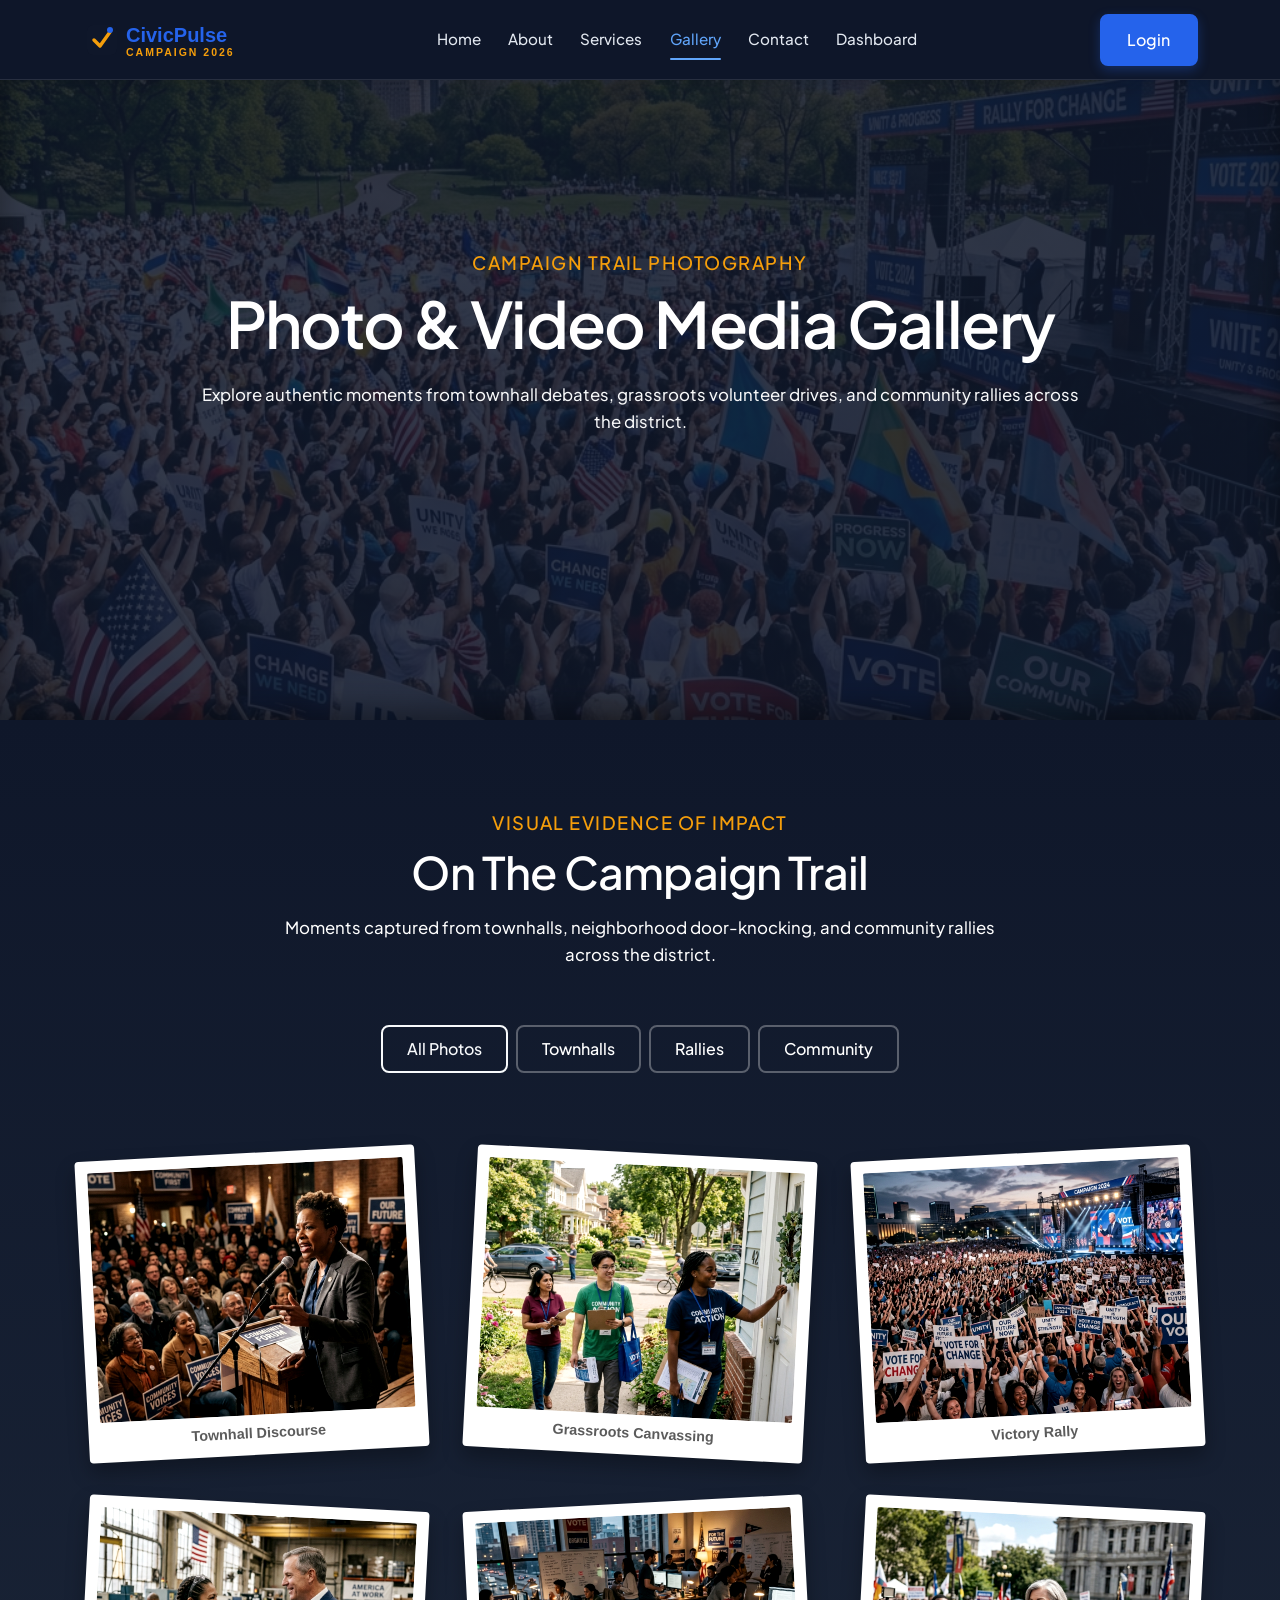
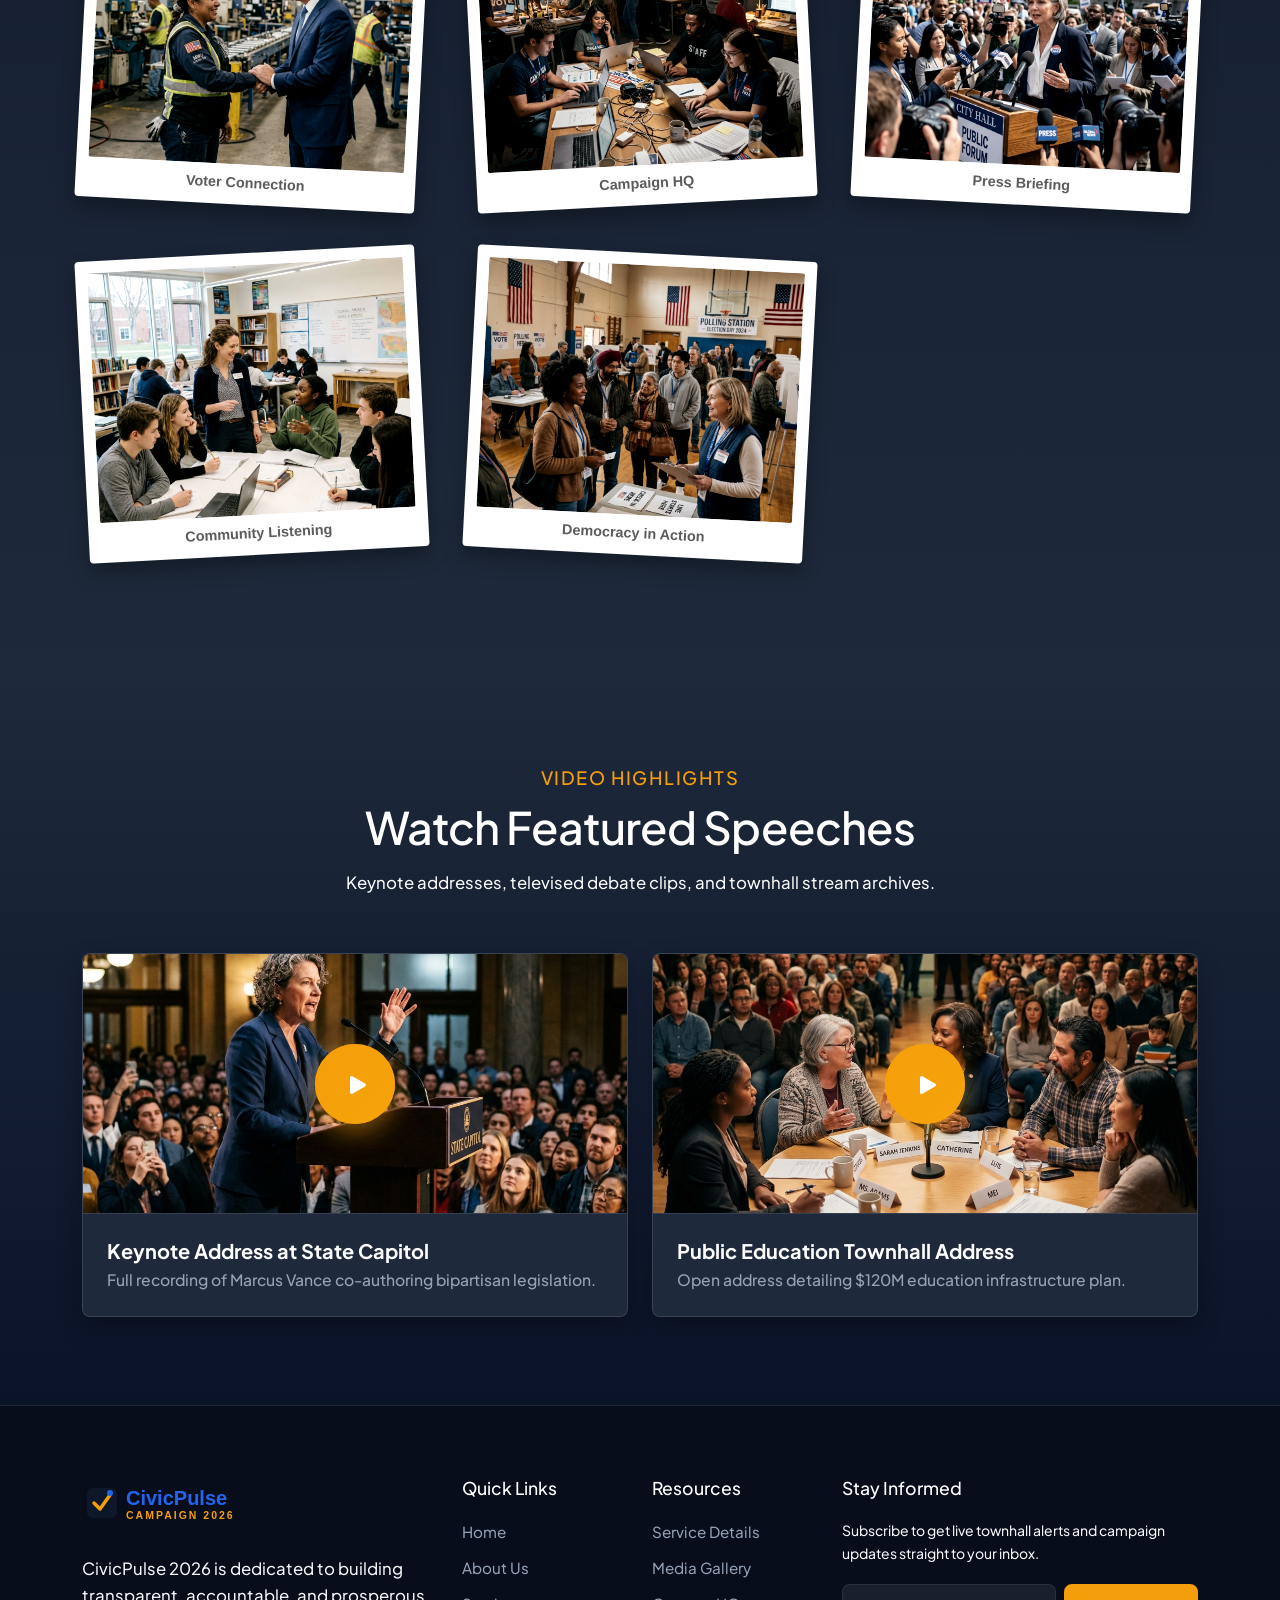
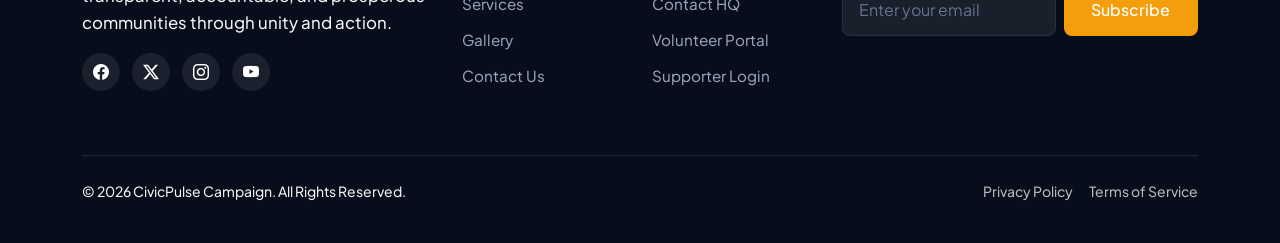
<file: gallery.html>
<!DOCTYPE html>
<html lang="en" dir="ltr">
<head>
  <meta charset="UTF-8">
  <meta name="viewport" content="width=device-width, initial-scale=1.0">
  <title>Campaign Trail Gallery - CivicPulse 2026</title>
  <meta name="description" content="Explore high-resolution photographic moments and video highlights from Marcus Vance's campaign trail.">
  
  <!-- Favicon -->
  <link rel="icon" type="image/svg+xml" href="assets/images/favicon.svg">
  
  <!-- Bootstrap 5 CSS -->
  <link href="https://cdn.jsdelivr.net/npm/bootstrap@5.3.2/dist/css/bootstrap.min.css" rel="stylesheet">
  <!-- Bootstrap Icons -->
  <link href="https://cdn.jsdelivr.net/npm/bootstrap-icons@1.11.1/font/bootstrap-icons.css" rel="stylesheet">
  
  <!-- Custom Stylesheets -->
  <link rel="stylesheet" href="assets/css/style.css">
  <link rel="stylesheet" href="assets/css/dark-mode.css">
  <link rel="stylesheet" href="assets/css/rtl.css">
</head>
<body>

  <!-- FIXED STICKY HEADER -->
  <header class="navbar-sticky">
    <div class="container d-flex align-items-center justify-content-between">
      <a href="index.html" class="navbar-brand m-0">
        <img src="assets/images/logo.svg" alt="CivicPulse Logo" class="header-logo">
      </a>

      <nav class="d-none d-xl-block">
        <ul class="nav">
          <li class="nav-item"><a class="nav-link" href="index.html">Home</a></li>
          <li class="nav-item"><a class="nav-link" href="about.html">About</a></li>
          <li class="nav-item"><a class="nav-link" href="services.html">Services</a></li>
          <li class="nav-item"><a class="nav-link active" href="gallery.html">Gallery</a></li>
          <li class="nav-item"><a class="nav-link" href="contact.html">Contact</a></li>
          <li class="nav-item"><a class="nav-link" href="dashboard.html">Dashboard</a></li>
        </ul>
      </nav>

      <div class="d-flex align-items-center gap-2">
        <a href="login.html" class="btn btn-primary-custom d-none d-xl-inline-flex ms-2">Login</a>
        <button class="navbar-toggler d-xl-none header-toggle-btn p-2" type="button" data-bs-toggle="offcanvas" data-bs-target="#mobileOffcanvas">
          <i class="bi bi-list fs-4"></i>
        </button>
      </div>
    </div>
  </header>

  <!-- MOBILE OFFCANVAS -->
  <div class="offcanvas offcanvas-end bg-section-var2 text-white" tabindex="-1" id="mobileOffcanvas">
    <div class="offcanvas-header border-bottom">
      <img src="assets/images/logo.svg" alt="CivicPulse Logo" class="header-logo" style="max-width: 140px;">
      <button type="button" class="btn-close btn-close-white" data-bs-dismiss="offcanvas" aria-label="Close"></button>
    </div>
    <div class="offcanvas-body d-flex flex-column justify-content-between">
      <ul class="nav flex-column gap-2">
        <li class="nav-item"><a class="nav-link text-white" href="index.html">Home</a></li>
        <li class="nav-item"><a class="nav-link text-white" href="about.html">About</a></li>
        <li class="nav-item"><a class="nav-link text-white" href="services.html">Services</a></li>
        <li class="nav-item"><a class="nav-link text-white" href="gallery.html">Gallery</a></li>
        <li class="nav-item"><a class="nav-link text-white" href="contact.html">Contact</a></li>
        <li class="nav-item"><a class="nav-link text-white" href="dashboard.html">Dashboard</a></li>
      </ul>
      <div class="mt-4 pt-3 border-top d-grid gap-2">
        <a href="login.html" class="btn btn-primary-custom mb-3">Login</a>
        <div class="social-icons justify-content-center mt-2 mb-3">
          <a href="#" class="social-icon-btn" aria-label="Facebook"><i class="bi bi-facebook"></i></a>
          <a href="#" class="social-icon-btn" aria-label="Twitter"><i class="bi bi-twitter-x"></i></a>
          <a href="#" class="social-icon-btn" aria-label="Instagram"><i class="bi bi-instagram"></i></a>
          <a href="#" class="social-icon-btn" aria-label="YouTube"><i class="bi bi-youtube"></i></a>
        </div>
      </div>
    </div>
  </div>

  <main>
    <!-- SECTION 1: GALLERY HERO SECTION (STANDARDIZED 640PX HERO HEIGHT) -->
    <section class="hero-gallery-wrapper">
      <div class="container">
        <div class="hero-content-center">
          <span class="subheading text-warning">Campaign Trail Photography</span>
          <h1 class="text-white display-3">Photo &amp; Video Media Gallery</h1>
          <p class="lead-text text-light max-w-700 mx-auto">
            Explore authentic moments from townhall debates, grassroots volunteer drives, and community rallies across the district.
          </p>
        </div>
      </div>
    </section>

    <!-- SECTION 2: PHOTO GALLERY (INTERACTIVE FILTERABLE PHOTO CARDS) -->
    <section class="py-section bg-section-var1">
      <div class="container">
        <div class="section-title-wrapper text-center">
          <span class="subheading">Visual Evidence of Impact</span>
          <h2 class="text-white">On The Campaign Trail</h2>
          <p class="text-light">Moments captured from townhalls, neighborhood door-knocking, and community rallies across the district.</p>
        </div>

        <!-- Filter Buttons (Interactive Category Switching) -->
        <div class="d-flex justify-content-center gap-2 flex-wrap mb-5">
          <button class="btn btn-tertiary-custom active px-4 py-2" data-filter="all">All Photos</button>
          <button class="btn btn-secondary-custom px-4 py-2" data-filter="townhall">Townhalls</button>
          <button class="btn btn-secondary-custom px-4 py-2" data-filter="rally">Rallies</button>
          <button class="btn btn-secondary-custom px-4 py-2" data-filter="community">Community</button>
        </div>

        <!-- NEW POLAROID GALLERY GRID -->
        <div class="polaroid-grid">
          <!-- Polaroid 1 -->
          <div class="polaroid-item gallery-item townhall">
            <img src="assets/images/gallery-hq-1.png" alt="Townhall Meeting" class="polaroid-img">
            <div class="polaroid-caption">Townhall Discourse</div>
          </div>
          <!-- Polaroid 2 -->
          <div class="polaroid-item gallery-item community">
            <img src="assets/images/gallery-hq-2.png" alt="Grassroots Volunteering" class="polaroid-img">
            <div class="polaroid-caption">Grassroots Canvassing</div>
          </div>
          <!-- Polaroid 3 -->
          <div class="polaroid-item gallery-item rally">
            <img src="assets/images/gallery-hq-3.png" alt="Campaign Rally" class="polaroid-img">
            <div class="polaroid-caption">Victory Rally</div>
          </div>
          <!-- Polaroid 4 -->
          <div class="polaroid-item gallery-item community">
            <img src="assets/images/gallery-hq-4.png" alt="Connecting with Voters" class="polaroid-img">
            <div class="polaroid-caption">Voter Connection</div>
          </div>
          <!-- Polaroid 5 -->
          <div class="polaroid-item gallery-item community">
            <img src="assets/images/gallery-hq-5.png" alt="Campaign HQ" class="polaroid-img">
            <div class="polaroid-caption">Campaign HQ</div>
          </div>
          <!-- Polaroid 6 -->
          <div class="polaroid-item gallery-item townhall">
            <img src="assets/images/gallery-hq-6.png" alt="Press Conference" class="polaroid-img">
            <div class="polaroid-caption">Press Briefing</div>
          </div>
          <!-- Polaroid 7 -->
          <div class="polaroid-item gallery-item townhall">
            <img src="assets/images/gallery-photo-6.png" alt="Community Center Townhall" class="polaroid-img">
            <div class="polaroid-caption">Community Listening</div>
          </div>
          <!-- Polaroid 8 -->
          <div class="polaroid-item gallery-item community">
            <img src="assets/images/gallery-hq-8.png" alt="Polling Station" class="polaroid-img">
            <div class="polaroid-caption">Democracy in Action</div>
          </div>
        </div>
      </div>
    </section>

    <!-- SECTION 3: VIDEO HIGHLIGHTS (2 UNIQUE VIDEO SPEECH CARDS WITH PLAY OVERLAY) -->
    <section class="py-section bg-section-var2">
      <div class="container">
        <div class="section-title-wrapper text-center">
          <span class="subheading text-warning">Video Highlights</span>
          <h2 class="text-white">Watch Featured Speeches</h2>
          <p class="text-light">Keynote addresses, televised debate clips, and townhall stream archives.</p>
        </div>
        <div class="row g-4">
          <div class="col-md-6">
            <div class="custom-card p-0 overflow-hidden position-relative">
              <div class="position-relative overflow-hidden">
                <img src="assets/images/gallery-video-hq-1.png" alt="Keynote Address at State Capitol" class="custom-card-img m-0 w-100" style="height: 260px; object-fit: cover;">
                <div class="position-absolute top-50 start-50 translate-middle">
                  <a href="#" class="btn btn-tertiary-custom play-button-circle shadow-lg" aria-label="Play Keynote Address">
                    <i class="bi bi-play-fill fs-2"></i>
                  </a>
                </div>
              </div>
              <div class="p-4">
                <h3 class="fs-5 text-white fw-bold mb-1">Keynote Address at State Capitol</h3>
                <p class="small text-light mb-0">Full recording of Marcus Vance co-authoring bipartisan legislation.</p>
              </div>
            </div>
          </div>

          <div class="col-md-6">
            <div class="custom-card p-0 overflow-hidden position-relative">
              <div class="position-relative overflow-hidden">
                <img src="assets/images/gallery-video-hq-2.png" alt="Public Education Townhall Address" class="custom-card-img m-0 w-100" style="height: 260px; object-fit: cover;">
                <div class="position-absolute top-50 start-50 translate-middle">
                  <a href="#" class="btn btn-tertiary-custom play-button-circle shadow-lg" aria-label="Play Public Education Townhall">
                    <i class="bi bi-play-fill fs-2"></i>
                  </a>
                </div>
              </div>
              <div class="p-4">
                <h3 class="fs-5 text-white fw-bold mb-1">Public Education Townhall Address</h3>
                <p class="small text-light mb-0">Open address detailing $120M education infrastructure plan.</p>
              </div>
            </div>
          </div>
        </div>
      </div>
    </section>
  </main>

  <!-- GLOBAL FOOTER (EXACT SAME LOGO IMAGE AS HEADER) -->
  <footer class="footer-main">
    <div class="container">
      <div class="row g-4">
        <div class="col-lg-4 col-md-6">
          <a href="index.html">
            <img src="assets/images/logo.svg" alt="CivicPulse Logo" class="footer-logo">
          </a>
          <p class="mt-2 mb-3 text-light">
            CivicPulse 2026 is dedicated to building transparent, accountable, and prosperous communities through unity and action.
          </p>
          <div class="social-icons">
            <a href="#" class="social-icon-btn" aria-label="Facebook"><i class="bi bi-facebook"></i></a>
            <a href="#" class="social-icon-btn" aria-label="Twitter"><i class="bi bi-twitter-x"></i></a>
            <a href="#" class="social-icon-btn" aria-label="Instagram"><i class="bi bi-instagram"></i></a>
            <a href="#" class="social-icon-btn" aria-label="YouTube"><i class="bi bi-youtube"></i></a>
          </div>
        </div>

        <div class="col-lg-2 col-md-6">
          <h4 class="footer-title">Quick Links</h4>
          <ul class="footer-links">
            <li><a href="index.html">Home</a></li>
            <li><a href="about.html">About Us</a></li>
            <li><a href="services.html">Services</a></li>
            <li><a href="gallery.html">Gallery</a></li>
            <li><a href="contact.html">Contact Us</a></li>
          </ul>
        </div>

        <div class="col-lg-2 col-md-6">
          <h4 class="footer-title">Resources</h4>
          <ul class="footer-links">
            <li><a href="service-details.html">Service Details</a></li>
            <li><a href="gallery.html">Media Gallery</a></li>
            <li><a href="contact.html">Contact HQ</a></li>
            <li><a href="dashboard.html">Volunteer Portal</a></li>
            <li><a href="login.html">Supporter Login</a></li>
          </ul>
        </div>

        <div class="col-lg-4 col-md-6">
          <h4 class="footer-title">Stay Informed</h4>
          <p class="small text-light">Subscribe to get live townhall alerts and campaign updates straight to your inbox.</p>
          <form class="newsletter-form d-flex gap-2">
            <input type="email" class="form-control" placeholder="Enter your email" required>
            <button type="submit" class="btn btn-tertiary-custom">Subscribe</button>
          </form>
        </div>
      </div>

      <div class="footer-bottom">
        <p class="mb-0 small text-light">&copy; 2026 CivicPulse Campaign. All Rights Reserved.</p>
        <div class="d-flex gap-3 small">
          <a href="#" class="text-light text-decoration-none opacity-75">Privacy Policy</a>
          <a href="#" class="text-light text-decoration-none opacity-75">Terms of Service</a>
        </div>
      </div>
    </div>
  </footer>

  <button type="button" class="back-to-top-btn" id="backToTopBtn" aria-label="Back to Top">
    <i class="bi bi-arrow-up fs-5"></i>
  </button>

  <script src="https://cdn.jsdelivr.net/npm/bootstrap@5.3.2/dist/js/bootstrap.bundle.min.js"></script>
  <script src="assets/js/main.js"></script>
</body>
</html>
</file>
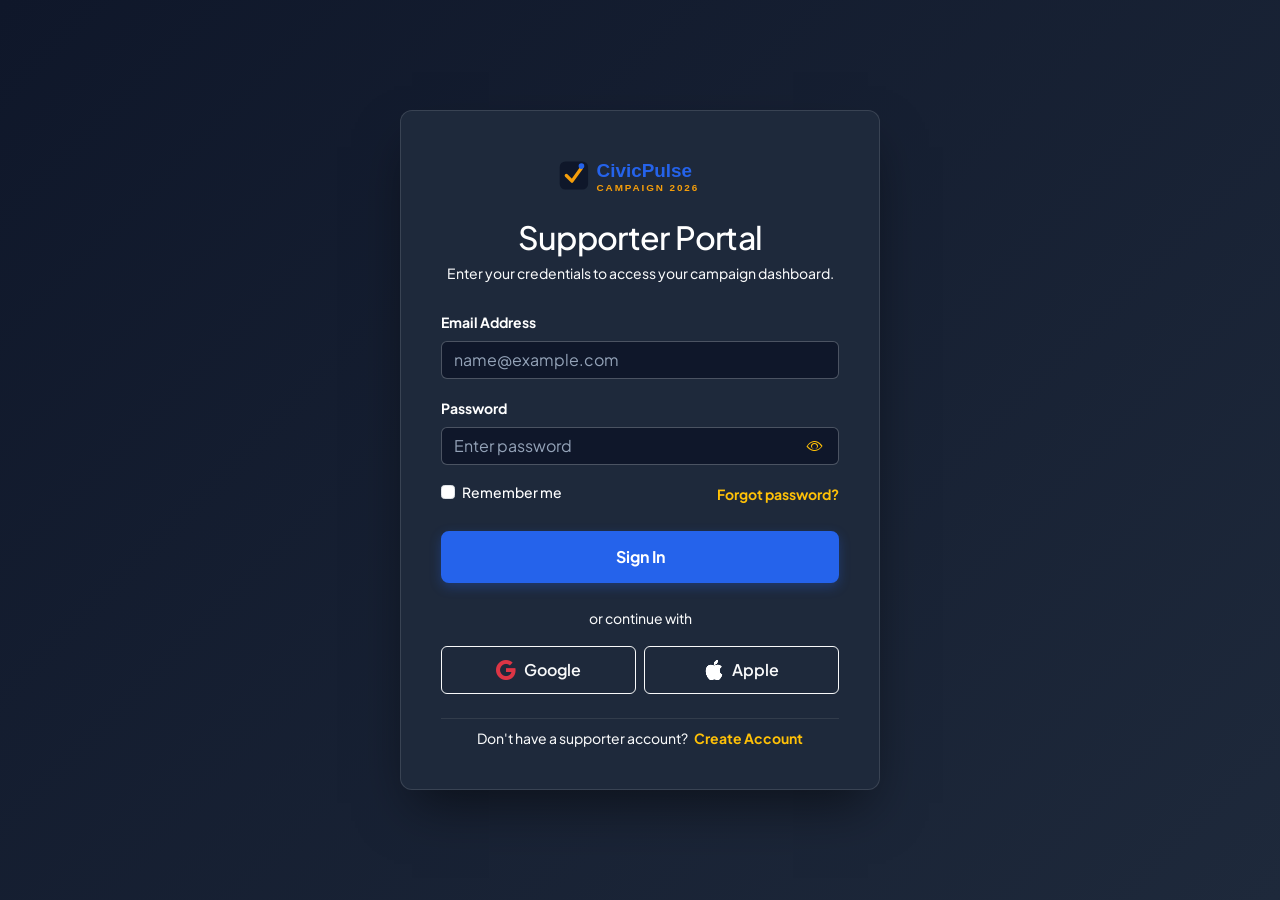
<file: login.html>
<!DOCTYPE html>
<html lang="en" dir="ltr">
<head>
  <meta charset="UTF-8">
  <meta name="viewport" content="width=device-width, initial-scale=1.0">
  <title>Supporter Login - CivicPulse 2026</title>
  <meta name="description" content="Login to your CivicPulse campaign supporter account.">
  
  <!-- Favicon -->
  <link rel="icon" type="image/svg+xml" href="assets/images/favicon.svg">
  
  <!-- Bootstrap 5 CSS -->
  <link href="https://cdn.jsdelivr.net/npm/bootstrap@5.3.2/dist/css/bootstrap.min.css" rel="stylesheet">
  <!-- Bootstrap Icons -->
  <link href="https://cdn.jsdelivr.net/npm/bootstrap-icons@1.11.1/font/bootstrap-icons.css" rel="stylesheet">
  
  <!-- Custom Stylesheets -->
  <link rel="stylesheet" href="assets/css/style.css">
  <link rel="stylesheet" href="assets/css/dark-mode.css">
  <link rel="stylesheet" href="assets/css/rtl.css">
</head>
<body style="background-color: #0F172A; padding-top: 0;">

  <!-- CENTERED AUTH CARD CONTAINER (NO RTL/THEME TOGGLE BUTTONS) -->
  <div class="auth-wrapper">
    <div class="auth-card">
      <!-- Site Logo Inside Card -->
      <div class="text-center mb-4">
        <a href="index.html">
          <img src="assets/images/logo.svg" alt="CivicPulse Logo" class="header-logo mb-3" style="max-width: 170px;">
        </a>
        <h2 class="h3 mb-1 text-white fw-bold">Supporter Portal</h2>
        <p class="small text-light mb-0">Enter your credentials to access your campaign dashboard.</p>
      </div>

      <form>
        <!-- Email Field -->
        <div class="mb-3">
          <label for="loginEmail" class="form-label text-white fw-bold small">Email Address</label>
          <input type="email" class="form-control text-white bg-dark border-secondary" id="loginEmail" placeholder="name@example.com" required>
        </div>

        <!-- Password Field with Eye Toggle -->
        <div class="mb-3">
          <label for="loginPassword" class="form-label text-white fw-bold small">Password</label>
          <div class="password-toggle-group position-relative">
            <input type="password" class="form-control text-white bg-dark border-secondary" id="loginPassword" placeholder="Enter password" required>
            <i class="bi bi-eye password-toggle-eye text-warning position-absolute top-50 end-0 translate-middle-y me-3 cursor-pointer" data-target="loginPassword" aria-label="Toggle password visibility"></i>
          </div>
        </div>

        <!-- Remember Me & Forgot Password -->
        <div class="d-flex justify-content-between align-items-center mb-4 small">
          <div class="form-check">
            <input class="form-check-input" type="checkbox" id="rememberMe">
            <label class="form-check-label text-light fw-medium" for="rememberMe">Remember me</label>
          </div>
          <a href="#" class="text-warning text-decoration-none fw-bold">Forgot password?</a>
        </div>

        <!-- Login CTA Button Matching Input Width -->
        <div class="d-grid mb-4">
          <a href="dashboard.html" class="btn btn-primary-custom btn-lg w-100 fw-bold">Sign In</a>
        </div>

        <!-- Social Login Options -->
        <div class="text-center mb-4">
          <p class="small text-light mb-3">or continue with</p>
          <div class="d-flex gap-2 justify-content-center">
            <button type="button" class="btn btn-outline-light w-50 d-flex align-items-center justify-content-center gap-2 py-2">
              <i class="bi bi-google text-danger fs-5"></i> <span class="fw-semibold">Google</span>
            </button>
            <button type="button" class="btn btn-outline-light w-50 d-flex align-items-center justify-content-center gap-2 py-2">
              <i class="bi bi-apple text-white fs-5"></i> <span class="fw-semibold">Apple</span>
            </button>
          </div>
        </div>

        <!-- Link to Signup -->
        <div class="text-center small pt-2 border-top border-secondary border-opacity-25">
          <span class="text-light">Don't have a supporter account?</span>
          <a href="register.html" class="text-warning fw-bold text-decoration-none ms-1">Create Account</a>
        </div>
      </form>
    </div>
  </div>

  <script src="https://cdn.jsdelivr.net/npm/bootstrap@5.3.2/dist/js/bootstrap.bundle.min.js"></script>
  <script src="assets/js/main.js"></script>
</body>
</html>
</file>
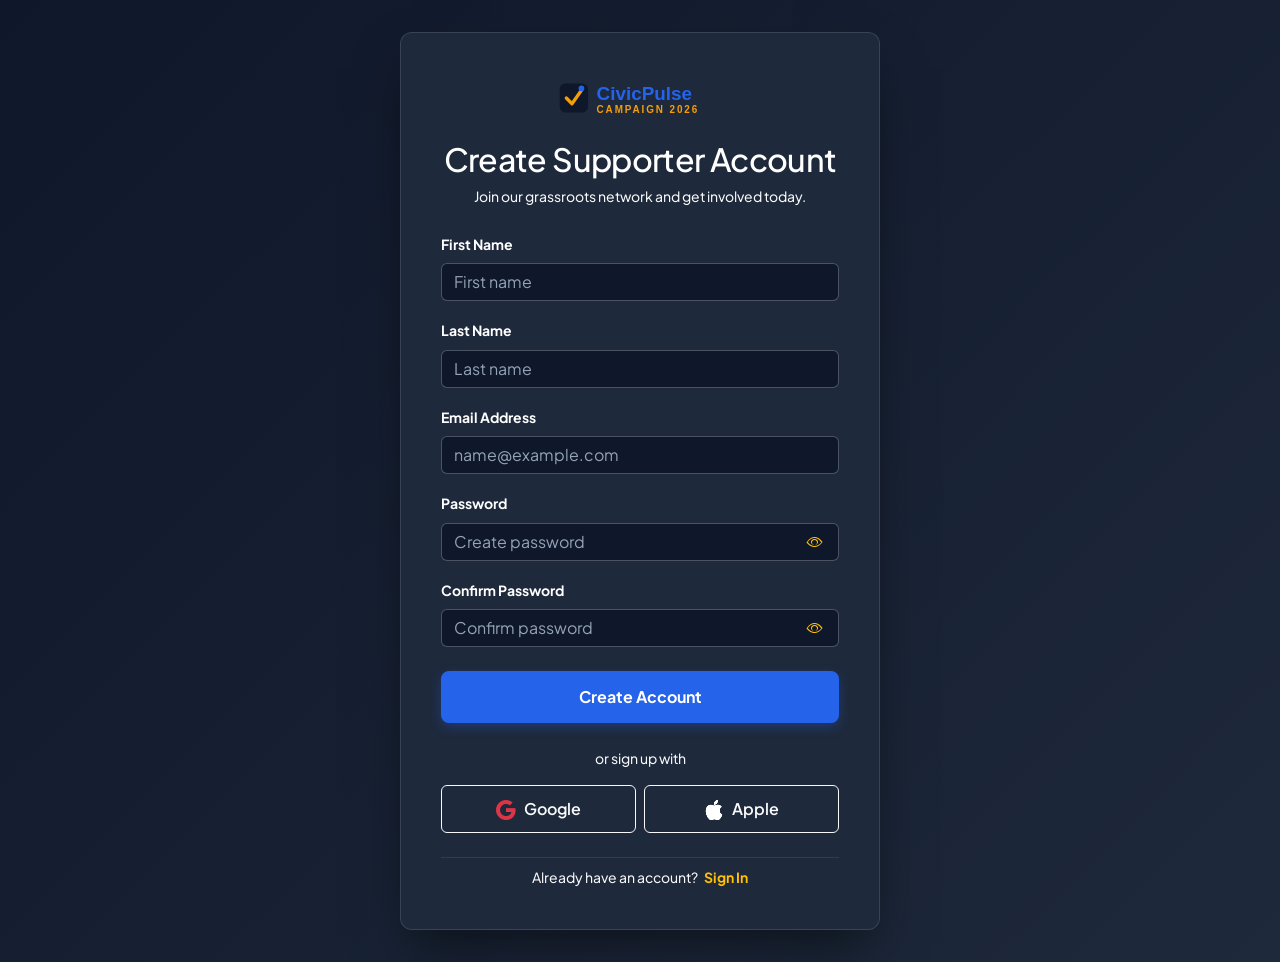
<file: register.html>
<!DOCTYPE html>
<html lang="en" dir="ltr">
<head>
  <meta charset="UTF-8">
  <meta name="viewport" content="width=device-width, initial-scale=1.0">
  <title>Supporter Sign Up - CivicPulse 2026</title>
  <meta name="description" content="Register for a CivicPulse campaign supporter account and volunteer portal.">
  
  <!-- Favicon -->
  <link rel="icon" type="image/svg+xml" href="assets/images/favicon.svg">
  
  <!-- Bootstrap 5 CSS -->
  <link href="https://cdn.jsdelivr.net/npm/bootstrap@5.3.2/dist/css/bootstrap.min.css" rel="stylesheet">
  <!-- Bootstrap Icons -->
  <link href="https://cdn.jsdelivr.net/npm/bootstrap-icons@1.11.1/font/bootstrap-icons.css" rel="stylesheet">
  
  <!-- Custom Stylesheets -->
  <link rel="stylesheet" href="assets/css/style.css">
  <link rel="stylesheet" href="assets/css/dark-mode.css">
  <link rel="stylesheet" href="assets/css/rtl.css">
</head>
<body style="background-color: #0F172A; padding-top: 0;">

  <!-- CENTERED AUTH CARD CONTAINER (NO RTL/THEME TOGGLE BUTTONS) -->
  <div class="auth-wrapper">
    <div class="auth-card">
      <!-- Site Logo Inside Card -->
      <div class="text-center mb-4">
        <a href="index.html">
          <img src="assets/images/logo.svg" alt="CivicPulse Logo" class="header-logo mb-3" style="max-width: 170px;">
        </a>
        <h2 class="h3 mb-1 text-white fw-bold">Create Supporter Account</h2>
        <p class="small text-light mb-0">Join our grassroots network and get involved today.</p>
      </div>

      <form>
        <!-- Stacked Name Fields -->
        <div class="mb-3">
          <label for="regFirstName" class="form-label text-white fw-bold small">First Name</label>
          <input type="text" class="form-control text-white bg-dark border-secondary" id="regFirstName" placeholder="First name" required>
        </div>

        <div class="mb-3">
          <label for="regLastName" class="form-label text-white fw-bold small">Last Name</label>
          <input type="text" class="form-control text-white bg-dark border-secondary" id="regLastName" placeholder="Last name" required>
        </div>

        <!-- Email Field -->
        <div class="mb-3">
          <label for="regEmail" class="form-label text-white fw-bold small">Email Address</label>
          <input type="email" class="form-control text-white bg-dark border-secondary" id="regEmail" placeholder="name@example.com" required>
        </div>

        <!-- Password Field with Eye Toggle -->
        <div class="mb-3">
          <label for="regPassword" class="form-label text-white fw-bold small">Password</label>
          <div class="password-toggle-group position-relative">
            <input type="password" class="form-control text-white bg-dark border-secondary" id="regPassword" placeholder="Create password" required>
            <i class="bi bi-eye password-toggle-eye text-warning position-absolute top-50 end-0 translate-middle-y me-3 cursor-pointer" data-target="regPassword" aria-label="Toggle password visibility"></i>
          </div>
        </div>

        <!-- Confirm Password Field with Eye Toggle -->
        <div class="mb-4">
          <label for="confirmPassword" class="form-label text-white fw-bold small">Confirm Password</label>
          <div class="password-toggle-group position-relative">
            <input type="password" class="form-control text-white bg-dark border-secondary" id="confirmPassword" placeholder="Confirm password" required>
            <i class="bi bi-eye password-toggle-eye text-warning position-absolute top-50 end-0 translate-middle-y me-3 cursor-pointer" data-target="confirmPassword" aria-label="Toggle password visibility"></i>
          </div>
        </div>

        <!-- Signup CTA Button Matching Input Width -->
        <div class="d-grid mb-4">
          <a href="dashboard.html" class="btn btn-primary-custom btn-lg w-100 fw-bold">Create Account</a>
        </div>

        <!-- Social Login Options -->
        <div class="text-center mb-4">
          <p class="small text-light mb-3">or sign up with</p>
          <div class="d-flex gap-2 justify-content-center">
            <button type="button" class="btn btn-outline-light w-50 d-flex align-items-center justify-content-center gap-2 py-2">
              <i class="bi bi-google text-danger fs-5"></i> <span class="fw-semibold">Google</span>
            </button>
            <button type="button" class="btn btn-outline-light w-50 d-flex align-items-center justify-content-center gap-2 py-2">
              <i class="bi bi-apple text-white fs-5"></i> <span class="fw-semibold">Apple</span>
            </button>
          </div>
        </div>

        <!-- Link to Login -->
        <div class="text-center small pt-2 border-top border-secondary border-opacity-25">
          <span class="text-light">Already have an account?</span>
          <a href="login.html" class="text-warning fw-bold text-decoration-none ms-1">Sign In</a>
        </div>
      </form>
    </div>
  </div>

  <script src="https://cdn.jsdelivr.net/npm/bootstrap@5.3.2/dist/js/bootstrap.bundle.min.js"></script>
  <script src="assets/js/main.js"></script>
</body>
</html>
</file>
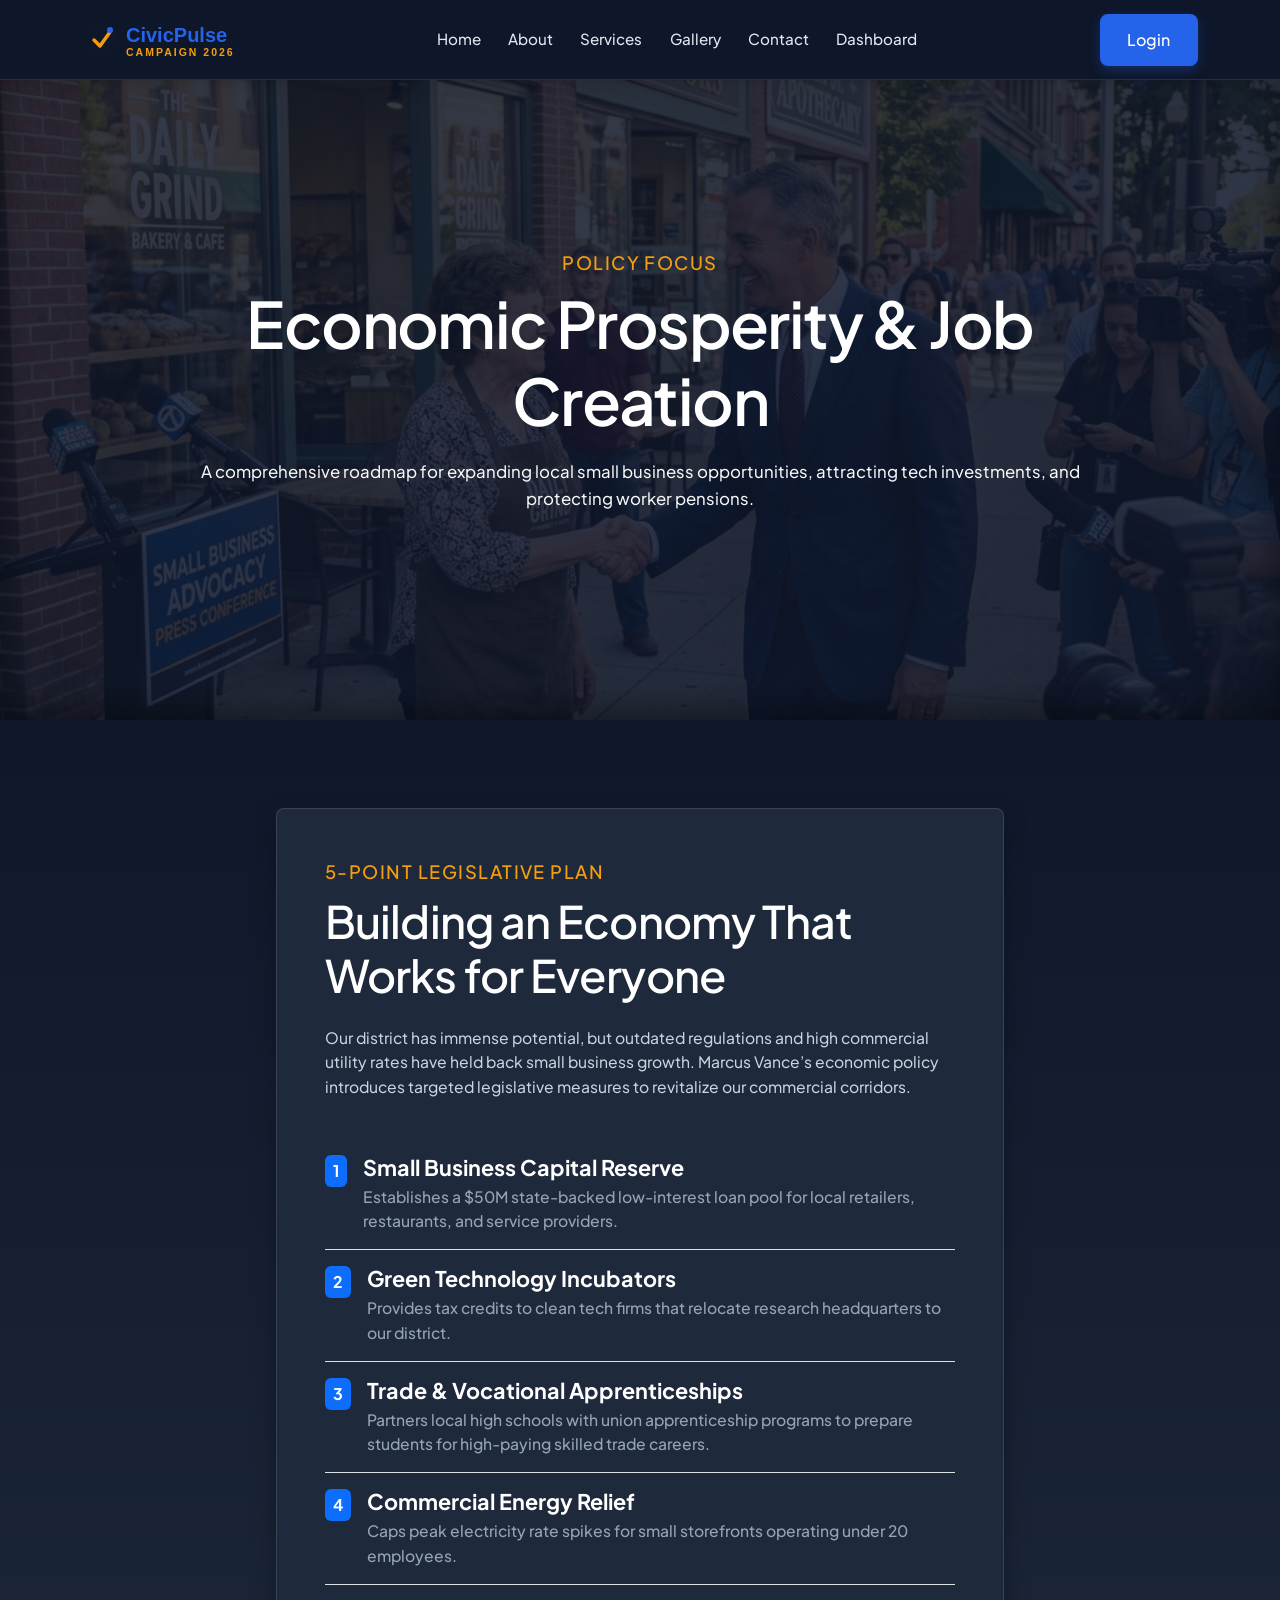
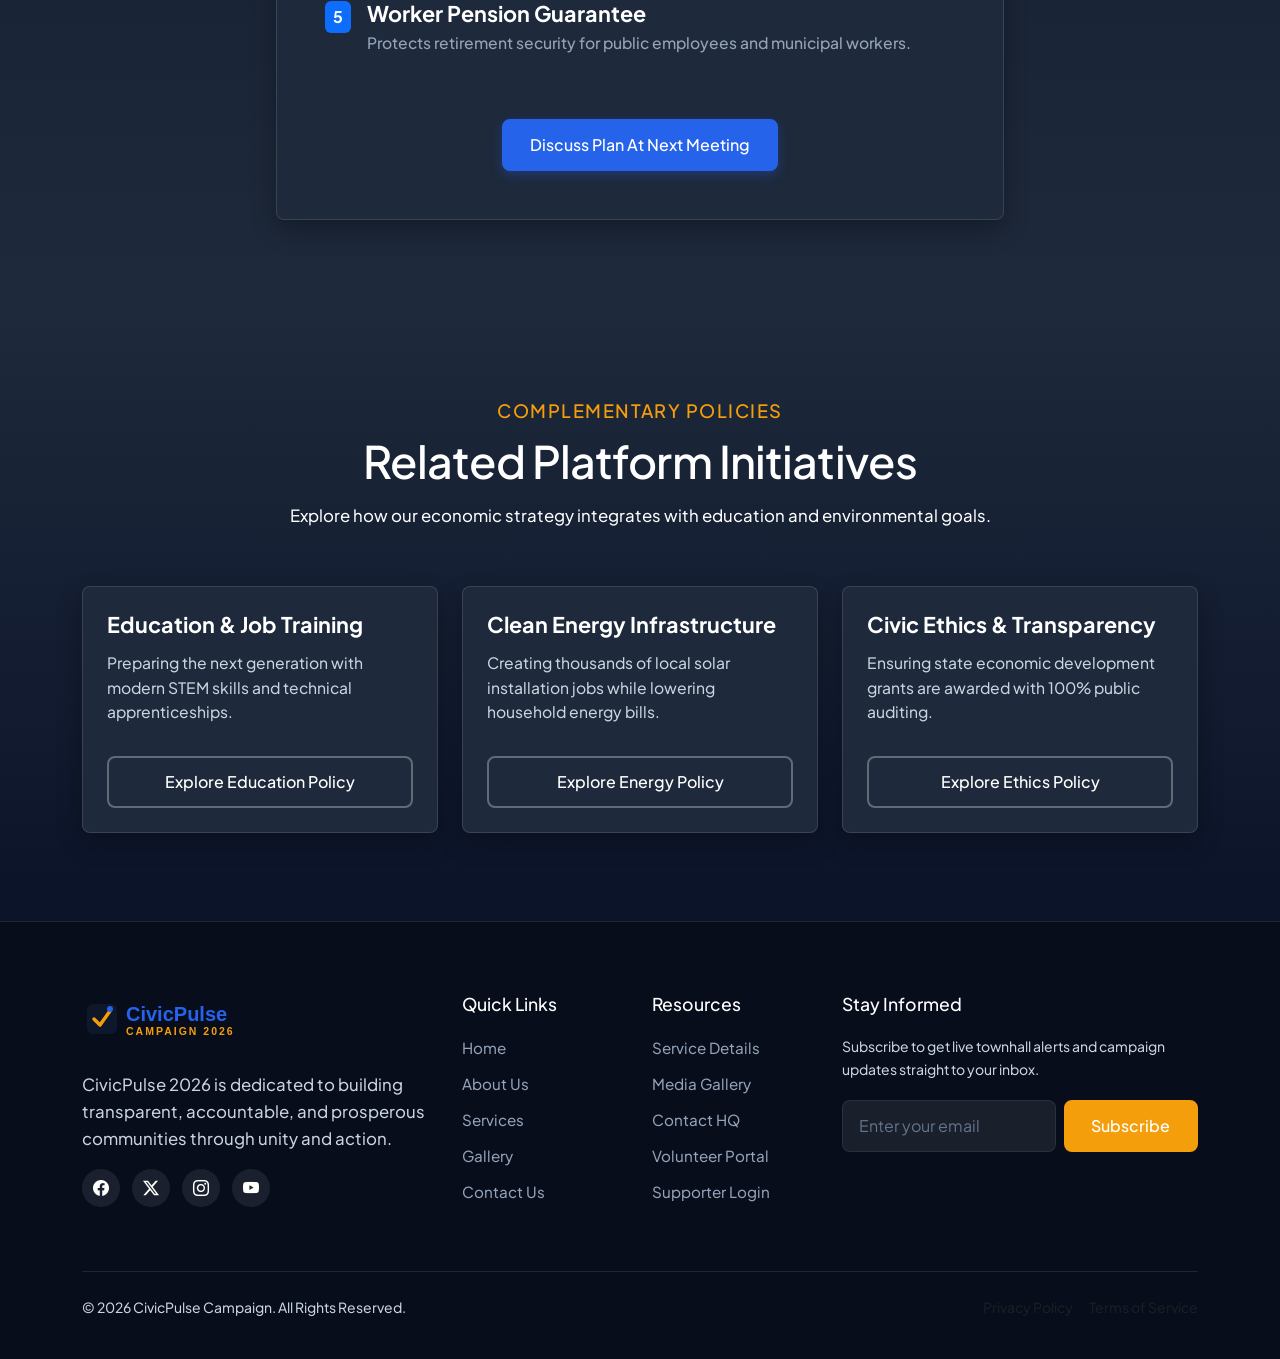
<file: service-details.html>
<!DOCTYPE html>
<html lang="en" dir="ltr">
<head>
  <meta charset="UTF-8">
  <meta name="viewport" content="width=device-width, initial-scale=1.0">
  <title>Economic Policy Deep-Dive - CivicPulse 2026</title>
  <meta name="description" content="Comprehensive overview of Senator Marcus Vance's Economic Renewal & Small Business Strategy.">
  
  <!-- Favicon -->
  <link rel="icon" type="image/svg+xml" href="assets/images/favicon.svg">
  
  <!-- Bootstrap 5 CSS -->
  <link href="https://cdn.jsdelivr.net/npm/bootstrap@5.3.2/dist/css/bootstrap.min.css" rel="stylesheet">
  <!-- Bootstrap Icons -->
  <link href="https://cdn.jsdelivr.net/npm/bootstrap-icons@1.11.1/font/bootstrap-icons.css" rel="stylesheet">
  
  <!-- Custom Stylesheets -->
  <link rel="stylesheet" href="assets/css/style.css">
  <link rel="stylesheet" href="assets/css/dark-mode.css">
  <link rel="stylesheet" href="assets/css/rtl.css">
</head>
<body>

  <!-- FIXED STICKY HEADER -->
  <header class="navbar-sticky">
    <div class="container d-flex align-items-center justify-content-between">
      <a href="index.html" class="navbar-brand m-0">
        <img src="assets/images/logo.svg" alt="CivicPulse Logo" class="header-logo">
      </a>

      <nav class="d-none d-xl-block">
        <ul class="nav">
          <li class="nav-item"><a class="nav-link" href="index.html">Home</a></li>
          <li class="nav-item"><a class="nav-link" href="about.html">About</a></li>
          <li class="nav-item"><a class="nav-link active" href="services.html">Services</a></li>
          <li class="nav-item"><a class="nav-link" href="gallery.html">Gallery</a></li>
          <li class="nav-item"><a class="nav-link" href="contact.html">Contact</a></li>
          <li class="nav-item"><a class="nav-link" href="dashboard.html">Dashboard</a></li>
        </ul>
      </nav>

      <div class="d-flex align-items-center gap-2">
        <a href="login.html" class="btn btn-primary-custom d-none d-xl-inline-flex ms-2">Login</a>
        <button class="navbar-toggler d-xl-none header-toggle-btn p-2" type="button" data-bs-toggle="offcanvas" data-bs-target="#mobileOffcanvas">
          <i class="bi bi-list fs-4"></i>
        </button>
      </div>
    </div>
  </header>

  <!-- MOBILE OFFCANVAS -->
  <div class="offcanvas offcanvas-end bg-section-var2 text-white" tabindex="-1" id="mobileOffcanvas">
    <div class="offcanvas-header border-bottom">
      <img src="assets/images/logo.svg" alt="CivicPulse Logo" class="header-logo" style="max-width: 140px;">
      <button type="button" class="btn-close btn-close-white" data-bs-dismiss="offcanvas" aria-label="Close"></button>
    </div>
    <div class="offcanvas-body d-flex flex-column justify-content-between">
      <ul class="nav flex-column gap-2">
        <li class="nav-item"><a class="nav-link text-white" href="index.html">Home</a></li>
        <li class="nav-item"><a class="nav-link text-white" href="about.html">About</a></li>
        <li class="nav-item"><a class="nav-link text-white" href="services.html">Services</a></li>
        <li class="nav-item"><a class="nav-link text-white" href="gallery.html">Gallery</a></li>
        <li class="nav-item"><a class="nav-link text-white" href="contact.html">Contact</a></li>
        <li class="nav-item"><a class="nav-link text-white" href="dashboard.html">Dashboard</a></li>
      </ul>
      <div class="mt-4 pt-3 border-top d-grid gap-2">
        <a href="login.html" class="btn btn-primary-custom mb-3">Login</a>
        <div class="social-icons justify-content-center mt-2 mb-3">
          <a href="#" class="social-icon-btn" aria-label="Facebook"><i class="bi bi-facebook"></i></a>
          <a href="#" class="social-icon-btn" aria-label="Twitter"><i class="bi bi-twitter-x"></i></a>
          <a href="#" class="social-icon-btn" aria-label="Instagram"><i class="bi bi-instagram"></i></a>
          <a href="#" class="social-icon-btn" aria-label="YouTube"><i class="bi bi-youtube"></i></a>
        </div>
      </div>
    </div>
  </div>

  <main>
    <!-- SECTION 1: SUBPAGE HERO SECTION (UNIQUE SMALL BUSINESS MAIN STREET ECONOMIC PHOTO) -->
    <section class="hero-details-wrapper">
      <div class="container">
        <div class="hero-content-center">
          <span class="subheading text-warning">Policy Focus</span>
          <h1 class="text-white display-3">Economic Prosperity &amp; Job Creation</h1>
          <p class="lead-text text-light max-w-700 mx-auto">
            A comprehensive roadmap for expanding local small business opportunities, attracting tech investments, and protecting worker pensions.
          </p>
        </div>
      </div>
    </section>

    <!-- SECTION 2: DETAILED ACTION PLAN (COLOR VARIATION 1: SOFT SLATE TINT) -->
    <section class="py-section bg-section-var1">
      <div class="container">
        <div class="row align-items-center g-5">
          <div class="col-lg-8 mx-auto">
            <div class="custom-card p-4 p-md-5">
              <span class="subheading mb-2">5-Point Legislative Plan</span>
              <h2 class="mb-4">Building an Economy That Works for Everyone</h2>
              <p>
                Our district has immense potential, but outdated regulations and high commercial utility rates have held back small business growth. Marcus Vance’s economic policy introduces targeted legislative measures to revitalize our commercial corridors.
              </p>

              <div class="my-4">
                <ul class="list-group list-group-flush border-0">
                  <li class="list-group-item bg-transparent px-0 py-3 d-flex align-items-start gap-3">
                    <span class="badge bg-primary fs-6 p-2 rounded">1</span>
                    <div>
                      <h4 class="mb-1">Small Business Capital Reserve</h4>
                      <p class="small text-muted mb-0">Establishes a $50M state-backed low-interest loan pool for local retailers, restaurants, and service providers.</p>
                    </div>
                  </li>
                  <li class="list-group-item bg-transparent px-0 py-3 d-flex align-items-start gap-3">
                    <span class="badge bg-primary fs-6 p-2 rounded">2</span>
                    <div>
                      <h4 class="mb-1">Green Technology Incubators</h4>
                      <p class="small text-muted mb-0">Provides tax credits to clean tech firms that relocate research headquarters to our district.</p>
                    </div>
                  </li>
                  <li class="list-group-item bg-transparent px-0 py-3 d-flex align-items-start gap-3">
                    <span class="badge bg-primary fs-6 p-2 rounded">3</span>
                    <div>
                      <h4 class="mb-1">Trade &amp; Vocational Apprenticeships</h4>
                      <p class="small text-muted mb-0">Partners local high schools with union apprenticeship programs to prepare students for high-paying skilled trade careers.</p>
                    </div>
                  </li>
                  <li class="list-group-item bg-transparent px-0 py-3 d-flex align-items-start gap-3">
                    <span class="badge bg-primary fs-6 p-2 rounded">4</span>
                    <div>
                      <h4 class="mb-1">Commercial Energy Relief</h4>
                      <p class="small text-muted mb-0">Caps peak electricity rate spikes for small storefronts operating under 20 employees.</p>
                    </div>
                  </li>
                  <li class="list-group-item bg-transparent px-0 py-3 d-flex align-items-start gap-3">
                    <span class="badge bg-primary fs-6 p-2 rounded">5</span>
                    <div>
                      <h4 class="mb-1">Worker Pension Guarantee</h4>
                      <p class="small text-muted mb-0">Protects retirement security for public employees and municipal workers.</p>
                    </div>
                  </li>
                </ul>
              </div>

              <!-- Button centered without arrow icons per prompt rule -->
              <div class="text-center mt-4">
                <a href="contact.html" class="btn btn-primary-custom">Discuss Plan At Next Meeting</a>
              </div>
            </div>
          </div>
        </div>
      </div>
    </section>

    <!-- SECTION 3: RELATED POLICY INITIATIVES (COLOR VARIATION 2: DEEP NAVY SLATE) -->
    <section class="py-section bg-section-var2 text-white">
      <div class="container">
        <div class="section-title-wrapper text-center">
          <span class="subheading text-warning">Complementary Policies</span>
          <h2 class="text-white">Related Platform Initiatives</h2>
          <p class="text-light">Explore how our economic strategy integrates with education and environmental goals.</p>
        </div>
        <div class="row g-4">
          <div class="col-md-4">
            <div class="custom-card text-dark">
              <h3>Education &amp; Job Training</h3>
              <p>Preparing the next generation with modern STEM skills and technical apprenticeships.</p>
              <div class="custom-card-footer">
                <a href="services.html" class="btn btn-secondary-custom w-100">Explore Education Policy</a>
              </div>
            </div>
          </div>
          <div class="col-md-4">
            <div class="custom-card text-dark">
              <h3>Clean Energy Infrastructure</h3>
              <p>Creating thousands of local solar installation jobs while lowering household energy bills.</p>
              <div class="custom-card-footer">
                <a href="services.html" class="btn btn-secondary-custom w-100">Explore Energy Policy</a>
              </div>
            </div>
          </div>
          <div class="col-md-4">
            <div class="custom-card text-dark">
              <h3>Civic Ethics &amp; Transparency</h3>
              <p>Ensuring state economic development grants are awarded with 100% public auditing.</p>
              <div class="custom-card-footer">
                <a href="services.html" class="btn btn-secondary-custom w-100">Explore Ethics Policy</a>
              </div>
            </div>
          </div>
        </div>
      </div>
    </section>
  </main>

  <!-- GLOBAL FOOTER -->
  <footer class="footer-main">
    <div class="container">
      <div class="row g-4">
        <div class="col-lg-4 col-md-6">
          <a href="index.html">
            <img src="assets/images/logo.svg" alt="CivicPulse Logo" class="footer-logo">
          </a>
          <p class="mt-2 mb-3">
            CivicPulse 2026 is dedicated to building transparent, accountable, and prosperous communities through unity and action.
          </p>
          <div class="social-icons">
            <a href="#" class="social-icon-btn" aria-label="Facebook"><i class="bi bi-facebook"></i></a>
            <a href="#" class="social-icon-btn" aria-label="Twitter"><i class="bi bi-twitter-x"></i></a>
            <a href="#" class="social-icon-btn" aria-label="Instagram"><i class="bi bi-instagram"></i></a>
            <a href="#" class="social-icon-btn" aria-label="YouTube"><i class="bi bi-youtube"></i></a>
          </div>
        </div>

        <div class="col-lg-2 col-md-6">
          <h4 class="footer-title">Quick Links</h4>
          <ul class="footer-links">
            <li><a href="index.html">Home</a></li>
            <li><a href="about.html">About Us</a></li>
            <li><a href="services.html">Services</a></li>
            <li><a href="gallery.html">Gallery</a></li>
            <li><a href="contact.html">Contact Us</a></li>
          </ul>
        </div>

        <div class="col-lg-2 col-md-6">
          <h4 class="footer-title">Resources</h4>
          <ul class="footer-links">
            <li><a href="service-details.html">Service Details</a></li>
            <li><a href="gallery.html">Media Gallery</a></li>
            <li><a href="contact.html">Contact HQ</a></li>
            <li><a href="dashboard.html">Volunteer Portal</a></li>
            <li><a href="login.html">Supporter Login</a></li>
          </ul>
        </div>

        <div class="col-lg-4 col-md-6">
          <h4 class="footer-title">Stay Informed</h4>
          <p class="small">Subscribe to get live townhall alerts and campaign updates straight to your inbox.</p>
          <form class="newsletter-form d-flex gap-2">
            <input type="email" class="form-control" placeholder="Enter your email" required>
            <button type="submit" class="btn btn-tertiary-custom">Subscribe</button>
          </form>
        </div>
      </div>

      <div class="footer-bottom">
        <p class="mb-0 small">&copy; 2026 CivicPulse Campaign. All Rights Reserved.</p>
        <div class="d-flex gap-3 small">
          <a href="#" class="text-muted text-decoration-none">Privacy Policy</a>
          <a href="#" class="text-muted text-decoration-none">Terms of Service</a>
        </div>
      </div>
    </div>
  </footer>

  <button type="button" class="back-to-top-btn" id="backToTopBtn" aria-label="Back to Top">
    <i class="bi bi-arrow-up fs-5"></i>
  </button>

  <script src="https://cdn.jsdelivr.net/npm/bootstrap@5.3.2/dist/js/bootstrap.bundle.min.js"></script>
  <script src="assets/js/main.js"></script>
</body>
</html>
</file>
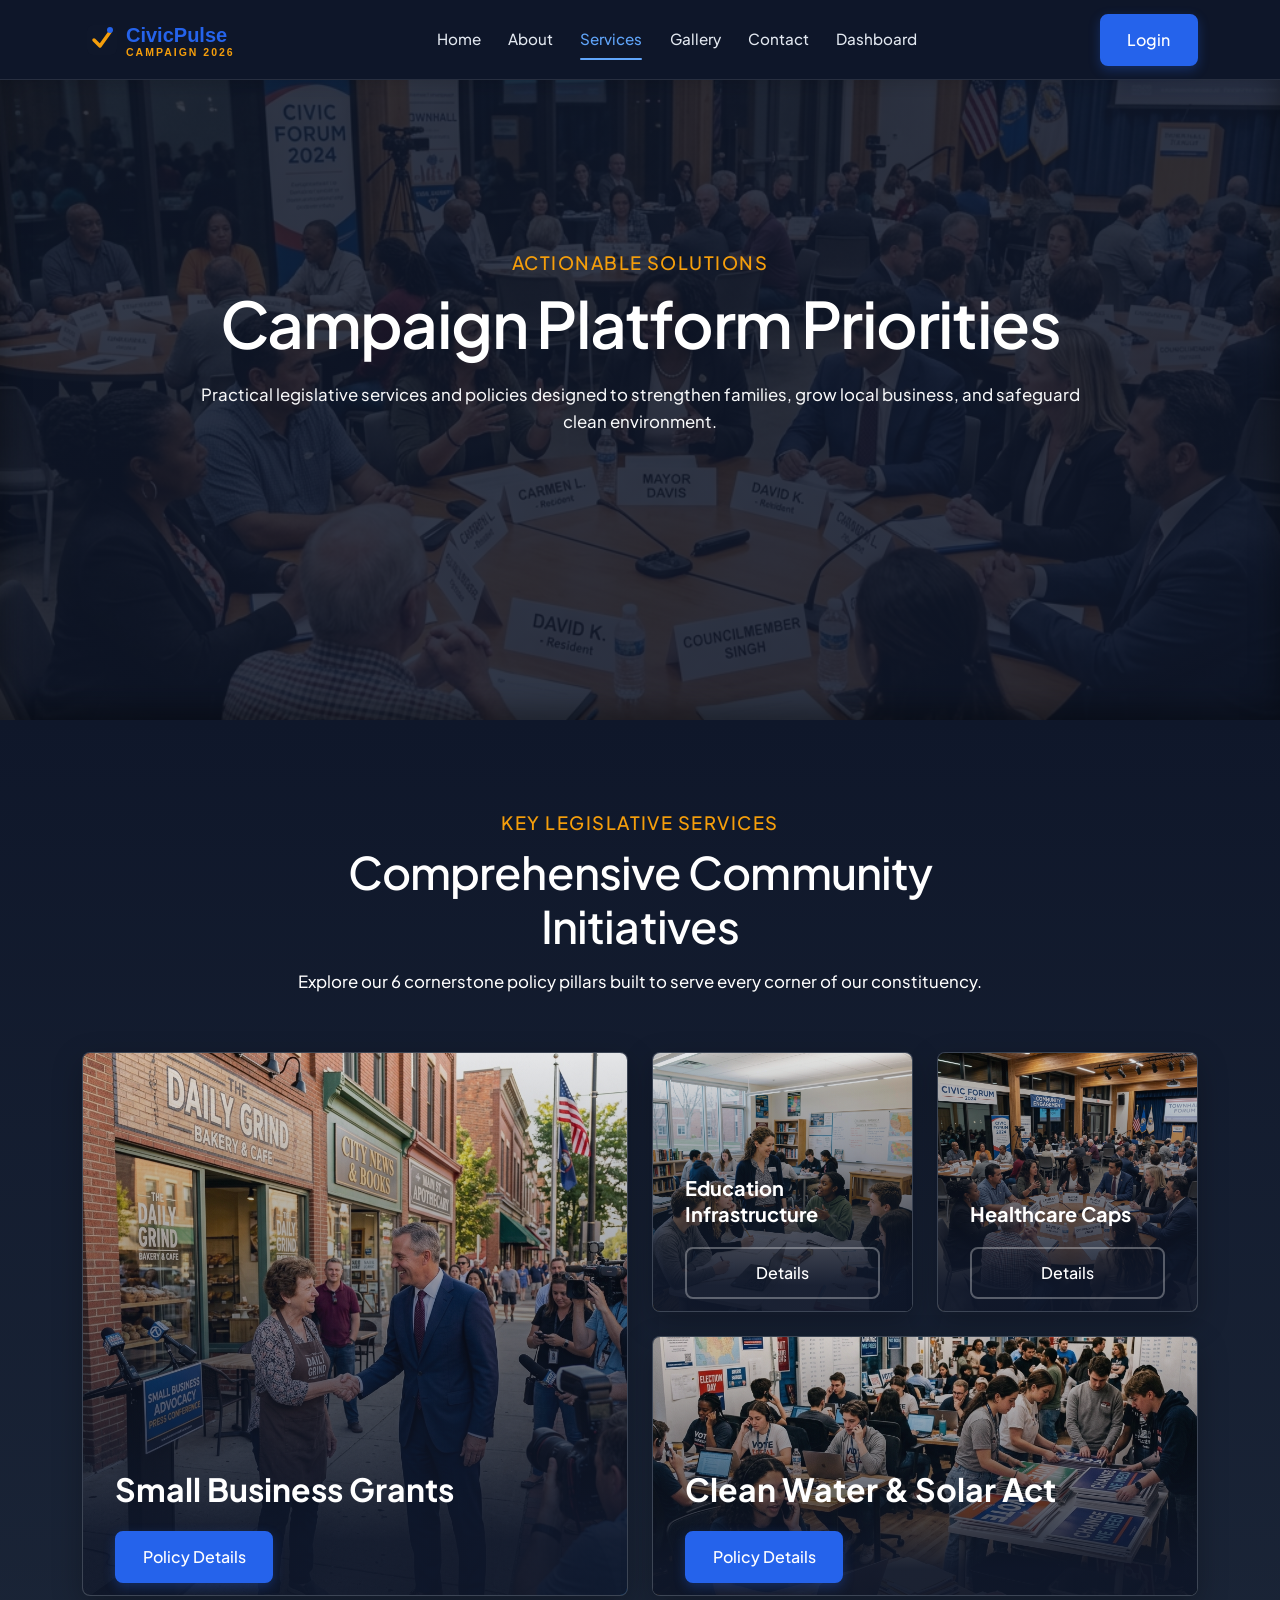
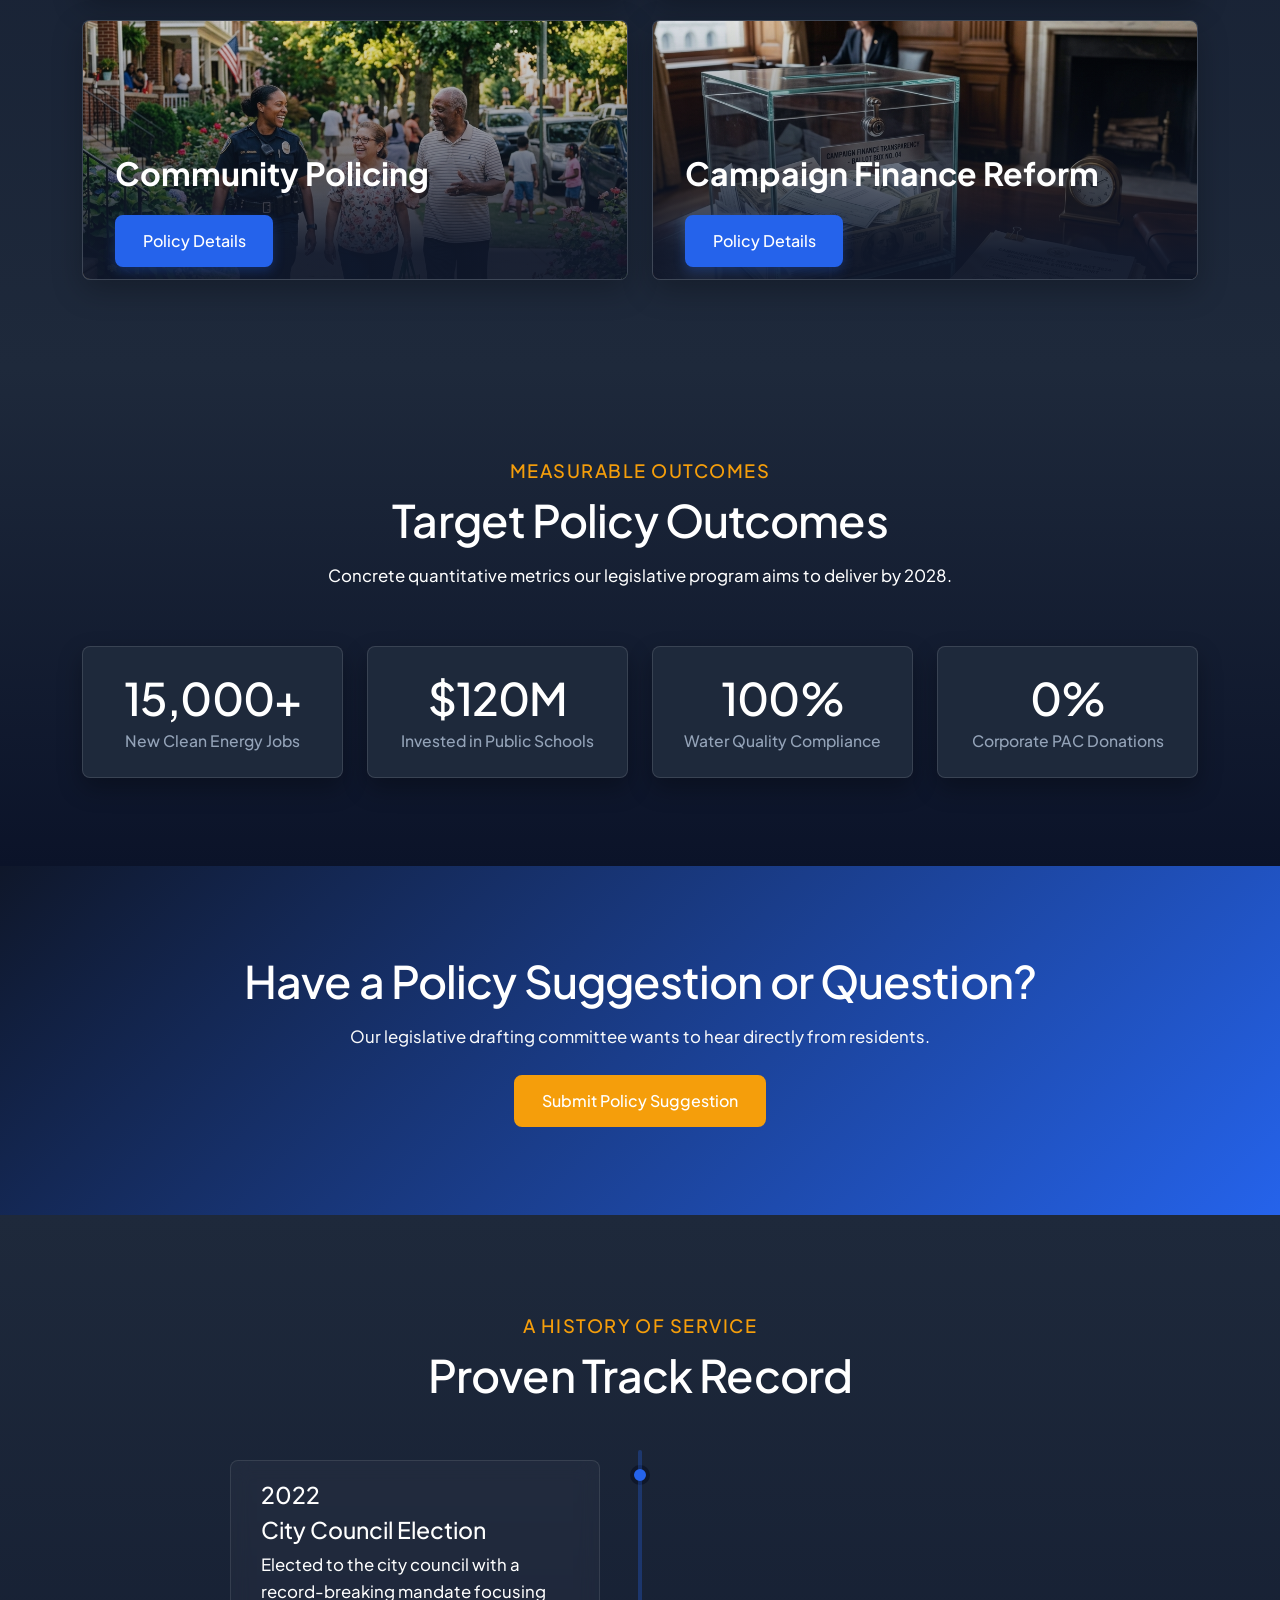
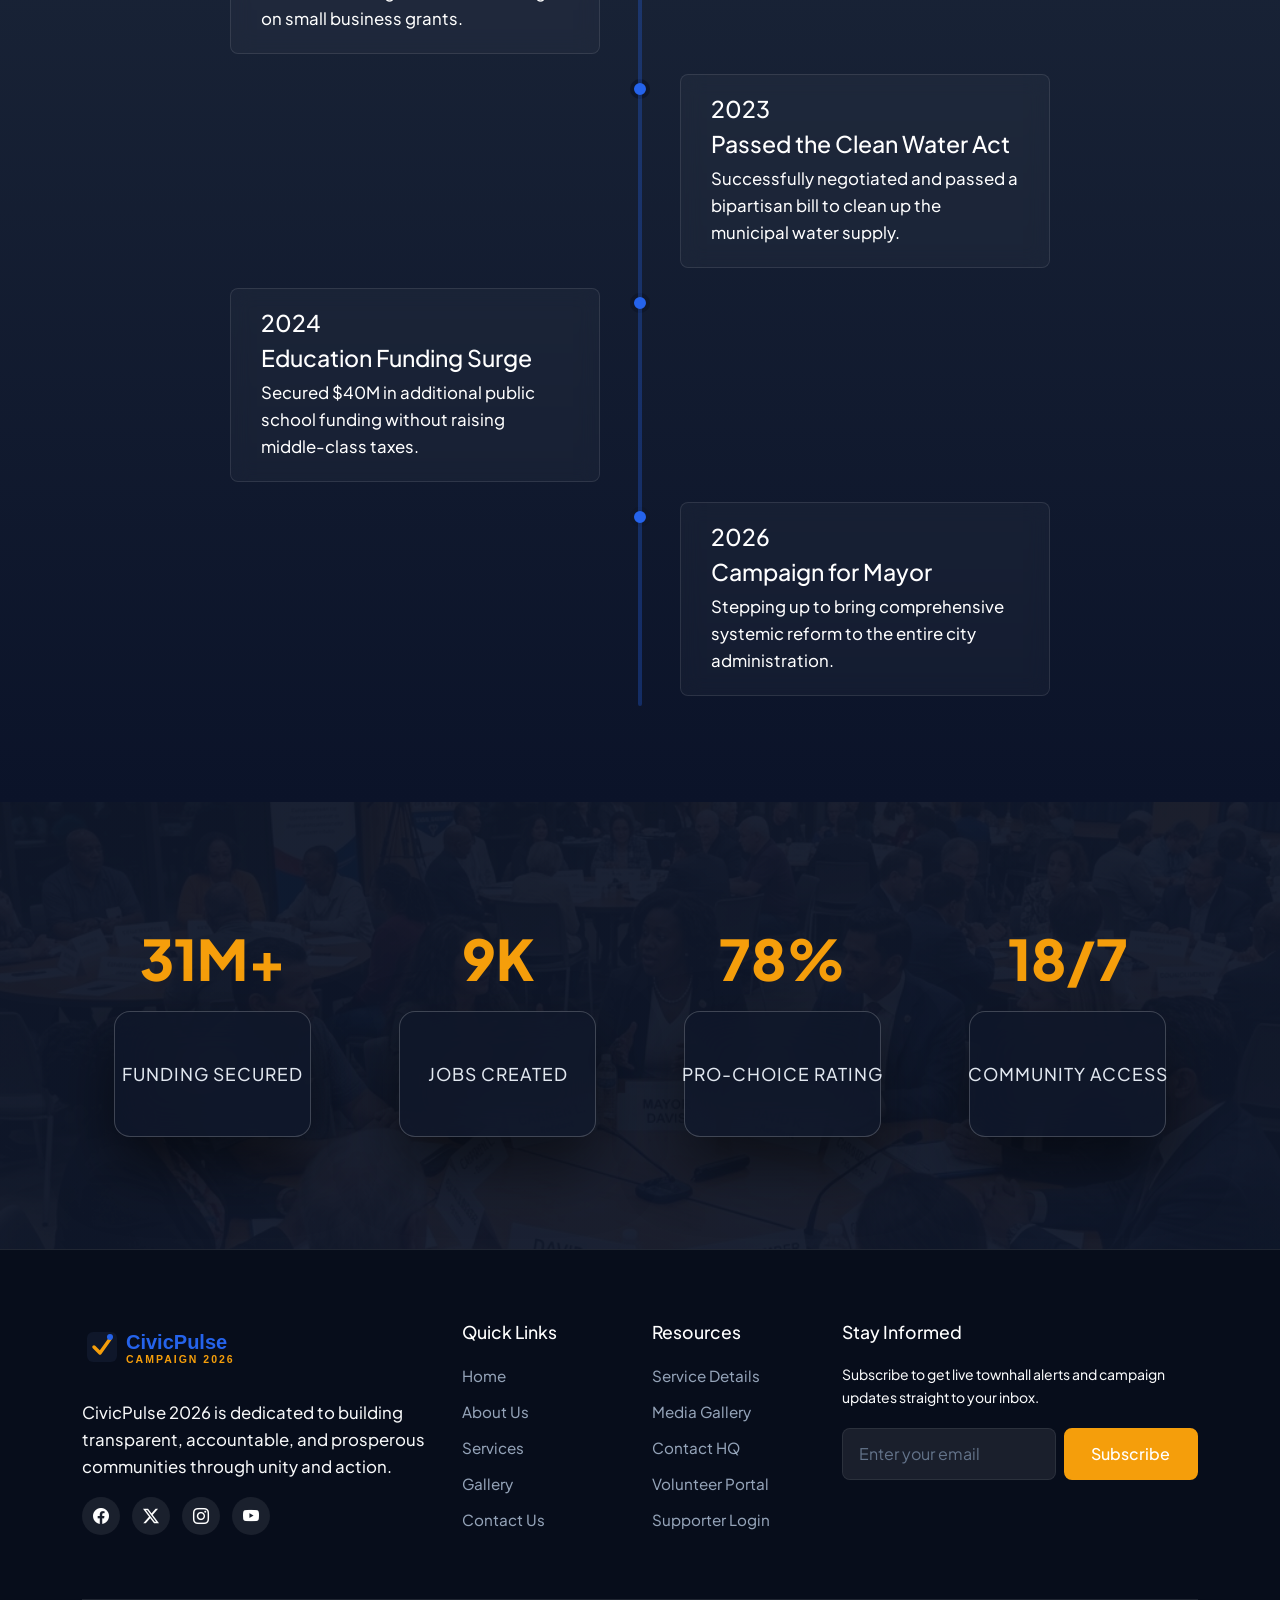
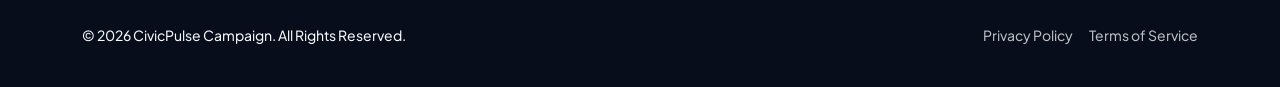
<file: services.html>
<!DOCTYPE html>
<html lang="en" dir="ltr">
<head>
  <meta charset="UTF-8">
  <meta name="viewport" content="width=device-width, initial-scale=1.0">
  <title>Platform Priorities &amp; Services - CivicPulse 2026</title>
  <meta name="description" content="Explore Senator Marcus Vance's key legislative priorities and platform solutions.">
  
  <!-- Favicon -->
  <link rel="icon" type="image/svg+xml" href="assets/images/favicon.svg">
  
  <!-- Bootstrap 5 CSS -->
  <link href="https://cdn.jsdelivr.net/npm/bootstrap@5.3.2/dist/css/bootstrap.min.css" rel="stylesheet">
  <!-- Bootstrap Icons -->
  <link href="https://cdn.jsdelivr.net/npm/bootstrap-icons@1.11.1/font/bootstrap-icons.css" rel="stylesheet">
  
  <!-- Custom Stylesheets -->
  <link rel="stylesheet" href="assets/css/style.css">
  <link rel="stylesheet" href="assets/css/dark-mode.css">
  <link rel="stylesheet" href="assets/css/rtl.css">
</head>
<body>

  <!-- FIXED STICKY HEADER -->
  <header class="navbar-sticky">
    <div class="container d-flex align-items-center justify-content-between">
      <a href="index.html" class="navbar-brand m-0">
        <img src="assets/images/logo.svg" alt="CivicPulse Logo" class="header-logo">
      </a>

      <nav class="d-none d-xl-block">
        <ul class="nav">
          <li class="nav-item"><a class="nav-link" href="index.html">Home</a></li>
          <li class="nav-item"><a class="nav-link" href="about.html">About</a></li>
          <li class="nav-item"><a class="nav-link active" href="services.html">Services</a></li>
          <li class="nav-item"><a class="nav-link" href="gallery.html">Gallery</a></li>
          <li class="nav-item"><a class="nav-link" href="contact.html">Contact</a></li>
          <li class="nav-item"><a class="nav-link" href="dashboard.html">Dashboard</a></li>
        </ul>
      </nav>

      <div class="d-flex align-items-center gap-2">
        <a href="login.html" class="btn btn-primary-custom d-none d-xl-inline-flex ms-2">Login</a>
        <button class="navbar-toggler d-xl-none header-toggle-btn p-2" type="button" data-bs-toggle="offcanvas" data-bs-target="#mobileOffcanvas">
          <i class="bi bi-list fs-4"></i>
        </button>
      </div>
    </div>
  </header>

  <!-- MOBILE OFFCANVAS -->
  <div class="offcanvas offcanvas-end bg-section-var2 text-white" tabindex="-1" id="mobileOffcanvas">
    <div class="offcanvas-header border-bottom">
      <img src="assets/images/logo.svg" alt="CivicPulse Logo" class="header-logo" style="max-width: 140px;">
      <button type="button" class="btn-close btn-close-white" data-bs-dismiss="offcanvas" aria-label="Close"></button>
    </div>
    <div class="offcanvas-body d-flex flex-column justify-content-between">
      <ul class="nav flex-column gap-2">
        <li class="nav-item"><a class="nav-link text-white" href="index.html">Home</a></li>
        <li class="nav-item"><a class="nav-link text-white" href="about.html">About</a></li>
        <li class="nav-item"><a class="nav-link text-white" href="services.html">Services</a></li>
        <li class="nav-item"><a class="nav-link text-white" href="gallery.html">Gallery</a></li>
        <li class="nav-item"><a class="nav-link text-white" href="contact.html">Contact</a></li>
        <li class="nav-item"><a class="nav-link text-white" href="dashboard.html">Dashboard</a></li>
      </ul>
      <div class="mt-4 pt-3 border-top d-grid gap-2">
        <a href="login.html" class="btn btn-primary-custom mb-3">Login</a>
        <div class="social-icons justify-content-center mt-2 mb-3">
          <a href="#" class="social-icon-btn" aria-label="Facebook"><i class="bi bi-facebook"></i></a>
          <a href="#" class="social-icon-btn" aria-label="Twitter"><i class="bi bi-twitter-x"></i></a>
          <a href="#" class="social-icon-btn" aria-label="Instagram"><i class="bi bi-instagram"></i></a>
          <a href="#" class="social-icon-btn" aria-label="YouTube"><i class="bi bi-youtube"></i></a>
        </div>
      </div>
    </div>
  </div>

  <main>
    <!-- SECTION 1: SUBPAGE HERO SECTION (UNIQUE CIVIC ROUNDTABLE FORUM PHOTO) -->
    <section class="hero-services-wrapper">
      <div class="container">
        <div class="hero-content-center">
          <span class="subheading text-warning">Actionable Solutions</span>
          <h1 class="text-white display-3">Campaign Platform Priorities</h1>
          <p class="lead-text text-light max-w-700 mx-auto">
            Practical legislative services and policies designed to strengthen families, grow local business, and safeguard clean environment.
          </p>
        </div>
      </div>
    </section>

    <!-- SECTION 2: 6 POLICY SERVICE CARDS (WITH RELEVANT UNIQUE PHOTOGRAPHY CARDS) -->
    <section class="py-section bg-section-var1">
      <div class="container">
        <div class="section-title-wrapper">
          <span class="subheading">Key Legislative Services</span>
          <h2 class="text-white">Comprehensive Community Initiatives</h2>
          <p class="text-light">Explore our 6 cornerstone policy pillars built to serve every corner of our constituency.</p>
        </div>
        <div class="bento-grid">
          <!-- Card 1 (Large) -->
          <div class="bento-item bento-item-large glass-panel stagger-fade-up delay-100">
            <img src="assets/images/service-card-1.png" alt="Small Business Grants" class="bento-bg-img">
            <div class="bento-overlay"></div>
            <div class="bento-content">
              <h3 class="text-white fw-bold mb-1">Small Business Grants</h3>
              <p class="text-light">Providing direct micro-grants and reducing regulatory burdens for main-street entrepreneurs and tech startups.</p>
              <a href="service-details.html" class="btn btn-primary-custom btn-sm mt-3">Policy Details</a>
            </div>
          </div>

          <!-- Card 2 -->
          <div class="bento-item glass-panel stagger-fade-up delay-200">
            <img src="assets/images/service-card-2.png" alt="Public School Infrastructure" class="bento-bg-img">
            <div class="bento-overlay"></div>
            <div class="bento-content">
              <h3 class="text-white fw-bold mb-1 fs-5">Education Infrastructure</h3>
              <p class="text-light small">Allocating $120M toward classroom modernization, STEM labs, and teacher salaries.</p>
              <a href="service-details.html" class="btn btn-secondary-custom btn-sm mt-3 w-100">Details</a>
            </div>
          </div>

          <!-- Card 3 -->
          <div class="bento-item glass-panel stagger-fade-up delay-300">
            <img src="assets/images/service-card-3.png" alt="Prescription Cap Program" class="bento-bg-img">
            <div class="bento-overlay"></div>
            <div class="bento-content">
              <h3 class="text-white fw-bold mb-1 fs-5">Healthcare Caps</h3>
              <p class="text-light small">Capping out-of-pocket costs for essential medications and protecting rural health.</p>
              <a href="service-details.html" class="btn btn-secondary-custom btn-sm mt-3 w-100">Details</a>
            </div>
          </div>

          <!-- Card 4 (Wide) -->
          <div class="bento-item bento-item-wide glass-panel stagger-fade-up delay-400">
            <img src="assets/images/service-card-4.png" alt="Clean Water & Solar Act" class="bento-bg-img">
            <div class="bento-overlay"></div>
            <div class="bento-content">
              <h3 class="text-white fw-bold mb-1">Clean Water & Solar Act</h3>
              <p class="text-light">Safeguarding municipal clean water aquifers while incentivizing rooftop solar installations for homeowners.</p>
              <a href="service-details.html" class="btn btn-primary-custom btn-sm mt-3">Policy Details</a>
            </div>
          </div>

          <!-- Card 5 (Wide) -->
          <div class="bento-item bento-item-wide glass-panel stagger-fade-up delay-500">
            <img src="assets/images/service-card-5.png" alt="Community Policing" class="bento-bg-img">
            <div class="bento-overlay"></div>
            <div class="bento-content">
              <h3 class="text-white fw-bold mb-1">Community Policing</h3>
              <p class="text-light">Expanding neighborhood patrol units and emergency response technology.</p>
              <a href="service-details.html" class="btn btn-primary-custom btn-sm mt-3">Policy Details</a>
            </div>
          </div>

          <!-- Card 6 (Wide) -->
          <div class="bento-item bento-item-wide glass-panel stagger-fade-up delay-500">
            <img src="assets/images/service-card-6.png" alt="Campaign Finance" class="bento-bg-img">
            <div class="bento-overlay"></div>
            <div class="bento-content">
              <h3 class="text-white fw-bold mb-1">Campaign Finance Reform</h3>
              <p class="text-light">Enforcing strict ethics disclosures, banning lobby gifts, and protecting voter access.</p>
              <a href="service-details.html" class="btn btn-primary-custom btn-sm mt-3">Policy Details</a>
            </div>
          </div>
        </div>
      </div>
    </section>

    <!-- SECTION 3: POLICY IMPACT METRICS (COLOR VARIATION 2: DEEP NAVY SLATE) -->
    <section class="py-section bg-section-var2 text-white">
      <div class="container">
        <div class="section-title-wrapper text-center">
          <span class="subheading text-warning">Measurable Outcomes</span>
          <h2 class="text-white">Target Policy Outcomes</h2>
          <p class="text-light">Concrete quantitative metrics our legislative program aims to deliver by 2028.</p>
        </div>
        <div class="row g-4 text-center">
          <div class="col-md-3">
            <div class="custom-card p-4">
              <h2 class="text-warning mb-1">15,000+</h2>
              <p class="small text-light mb-0">New Clean Energy Jobs</p>
            </div>
          </div>
          <div class="col-md-3">
            <div class="custom-card p-4">
              <h2 class="text-warning mb-1">$120M</h2>
              <p class="small text-light mb-0">Invested in Public Schools</p>
            </div>
          </div>
          <div class="col-md-3">
            <div class="custom-card p-4">
              <h2 class="text-warning mb-1">100%</h2>
              <p class="small text-light mb-0">Water Quality Compliance</p>
            </div>
          </div>
          <div class="col-md-3">
            <div class="custom-card p-4">
              <h2 class="text-warning mb-1">0%</h2>
              <p class="small text-light mb-0">Corporate PAC Donations</p>
            </div>
          </div>
        </div>
      </div>
    </section>

    <!-- SECTION 4: POLICY INQUIRY CTA (GRADIENT VARIATION) -->
    <section class="py-section text-white text-center" style="background: linear-gradient(135deg, #0F172A 0%, #2563EB 100%);">
      <div class="container">
        <div class="max-w-700 mx-auto">
          <h2 class="text-white mb-3">Have a Policy Suggestion or Question?</h2>
          <p class="lead-text text-light mb-4">Our legislative drafting committee wants to hear directly from residents.</p>
          <a href="contact.html" class="btn btn-tertiary-custom btn-lg">Submit Policy Suggestion</a>
        </div>
      </div>
    </section>
    <!-- SECTION 3: IMPACT TIMELINE -->
    <section class="timeline-section bg-section-var2">
      <div class="container">
        <div class="section-title-wrapper text-center mb-5">
          <span class="subheading text-warning">A History of Service</span>
          <h2 class="text-white">Proven Track Record</h2>
        </div>
        <div class="timeline-container">
          <div class="timeline-item">
            <div class="timeline-content">
              <h4 class="text-primary-custom mb-2">2022</h4>
              <h5 class="text-white">City Council Election</h5>
              <p class="text-light mb-0">Elected to the city council with a record-breaking mandate focusing on small business grants.</p>
            </div>
          </div>
          <div class="timeline-item">
            <div class="timeline-content">
              <h4 class="text-primary-custom mb-2">2023</h4>
              <h5 class="text-white">Passed the Clean Water Act</h5>
              <p class="text-light mb-0">Successfully negotiated and passed a bipartisan bill to clean up the municipal water supply.</p>
            </div>
          </div>
          <div class="timeline-item">
            <div class="timeline-content">
              <h4 class="text-primary-custom mb-2">2024</h4>
              <h5 class="text-white">Education Funding Surge</h5>
              <p class="text-light mb-0">Secured $40M in additional public school funding without raising middle-class taxes.</p>
            </div>
          </div>
          <div class="timeline-item">
            <div class="timeline-content">
              <h4 class="text-primary-custom mb-2">2026</h4>
              <h5 class="text-white">Campaign for Mayor</h5>
              <p class="text-light mb-0">Stepping up to bring comprehensive systemic reform to the entire city administration.</p>
            </div>
          </div>
        </div>
      </div>
    </section>

    <!-- SECTION 4: BY THE NUMBERS (STATS) -->
    <section class="stats-section">
      <div class="container">
        <div class="row g-4">
          <div class="col-12 col-lg-3">
            <div class="stat-box h-100 d-flex flex-column">
              <div class="stat-number" data-count="40" data-suffix="M+">0</div>
              <div class="stat-label flex-grow-1 d-flex align-items-center justify-content-center">Funding Secured</div>
            </div>
          </div>
          <div class="col-12 col-lg-3">
            <div class="stat-box h-100 d-flex flex-column">
              <div class="stat-number" data-count="12" data-suffix="K">0</div>
              <div class="stat-label flex-grow-1 d-flex align-items-center justify-content-center">Jobs Created</div>
            </div>
          </div>
          <div class="col-12 col-lg-3">
            <div class="stat-box h-100 d-flex flex-column">
              <div class="stat-number" data-count="100" data-suffix="%">0</div>
              <div class="stat-label flex-grow-1 d-flex align-items-center justify-content-center">Pro-Choice Rating</div>
            </div>
          </div>
          <div class="col-12 col-lg-3">
            <div class="stat-box h-100 d-flex flex-column">
              <div class="stat-number" data-count="24" data-suffix="/7">0</div>
              <div class="stat-label flex-grow-1 d-flex align-items-center justify-content-center">Community Access</div>
            </div>
          </div>
        </div>
      </div>
    </section>
  </main>

  <!-- GLOBAL FOOTER (EXACT SAME LOGO IMAGE AS HEADER) -->
  <footer class="footer-main">
    <div class="container">
      <div class="row g-4">
        <div class="col-lg-4 col-md-6">
          <a href="index.html">
            <img src="assets/images/logo.svg" alt="CivicPulse Logo" class="footer-logo">
          </a>
          <p class="mt-2 mb-3 text-light">
            CivicPulse 2026 is dedicated to building transparent, accountable, and prosperous communities through unity and action.
          </p>
          <div class="social-icons">
            <a href="#" class="social-icon-btn" aria-label="Facebook"><i class="bi bi-facebook"></i></a>
            <a href="#" class="social-icon-btn" aria-label="Twitter"><i class="bi bi-twitter-x"></i></a>
            <a href="#" class="social-icon-btn" aria-label="Instagram"><i class="bi bi-instagram"></i></a>
            <a href="#" class="social-icon-btn" aria-label="YouTube"><i class="bi bi-youtube"></i></a>
          </div>
        </div>

        <div class="col-lg-2 col-md-6">
          <h4 class="footer-title">Quick Links</h4>
          <ul class="footer-links">
            <li><a href="index.html">Home</a></li>
            <li><a href="about.html">About Us</a></li>
            <li><a href="services.html">Services</a></li>
            <li><a href="gallery.html">Gallery</a></li>
            <li><a href="contact.html">Contact Us</a></li>
          </ul>
        </div>

        <div class="col-lg-2 col-md-6">
          <h4 class="footer-title">Resources</h4>
          <ul class="footer-links">
            <li><a href="service-details.html">Service Details</a></li>
            <li><a href="gallery.html">Media Gallery</a></li>
            <li><a href="contact.html">Contact HQ</a></li>
            <li><a href="dashboard.html">Volunteer Portal</a></li>
            <li><a href="login.html">Supporter Login</a></li>
          </ul>
        </div>

        <div class="col-lg-4 col-md-6">
          <h4 class="footer-title">Stay Informed</h4>
          <p class="small text-light">Subscribe to get live townhall alerts and campaign updates straight to your inbox.</p>
          <form class="newsletter-form d-flex gap-2">
            <input type="email" class="form-control" placeholder="Enter your email" required>
            <button type="submit" class="btn btn-tertiary-custom">Subscribe</button>
          </form>
        </div>
      </div>

      <div class="footer-bottom">
        <p class="mb-0 small text-light">&copy; 2026 CivicPulse Campaign. All Rights Reserved.</p>
        <div class="d-flex gap-3 small">
          <a href="#" class="text-light text-decoration-none opacity-75">Privacy Policy</a>
          <a href="#" class="text-light text-decoration-none opacity-75">Terms of Service</a>
        </div>
      </div>
    </div>
  </footer>

  <button type="button" class="back-to-top-btn" id="backToTopBtn" aria-label="Back to Top">
    <i class="bi bi-arrow-up fs-5"></i>
  </button>

  <script src="https://cdn.jsdelivr.net/npm/bootstrap@5.3.2/dist/js/bootstrap.bundle.min.js"></script>
  <script src="assets/js/main.js"></script>
</body>
</html>
</file>
<file: assets/css/style.css>
/* ==========================================================================
   CivicPulse 2026 - Political Campaign Stylesheet
   Design System, CSS Variables, Typography & Base Layout (Rich Dark Theme)
   ========================================================================== */

@import url('https://fonts.googleapis.com/css2?family=Plus+Jakarta+Sans:wght@400;430;450;500;520;540;580;700;800&display=swap');

:root {
  /* Color Palette - Strictly 3 Primary Brand Colors */
  --primary: #0F172A;     /* Deep Slate Navy */
  --secondary: #2563EB;   /* Royal Civic Blue */
  --tertiary: #F59E0B;    /* Warm Amber Gold */

  /* Rich Dark Section Backgrounds - NO LIGHT/WHITE BACKGROUNDS ANYWHERE */
  --section-bg-var1: #0F172A; /* Deep Slate Navy */
  --section-bg-var2: #1E293B; /* Rich Dark Slate */
  --section-bg-var3: #0B1329; /* Midnight Blue */

  /* Dark Surface & High-Contrast Light Text Tones */
  --surface: #1E293B;
  --surface-dark: #0F172A;
  --text-main: #F8FAFC;
  --text-muted: #94A3B8;
  --border-color: rgba(255, 255, 255, 0.12);
  --shadow-sm: 0 4px 10px -1px rgba(0, 0, 0, 0.3);
  --shadow-lg: 0 20px 30px -5px rgba(0, 0, 0, 0.5);
  
  /* Typography Variables */
  --font-main: 'Plus Jakarta Sans', -apple-system, BlinkMacSystemFont, sans-serif;
  
  /* Font Sizes & Weights per Rules */
  --h1-size: clamp(3.2rem, 5vw, 5.5rem);
  --h1-weight: 580;
  
  --h2-size: clamp(2.2rem, 3.5vw, 3.8rem);
  --h2-weight: 540;
  
  --h3-size: clamp(1.6rem, 2.5vw, 2.4rem);
  --h3-weight: 520;
  
  --h4-size: clamp(1.25rem, 1.8vw, 1.75rem);
  --h4-weight: 500;
  
  --body-size: 1rem;
  --body-weight: 450;
  
  --btn-weight: 510;
  --nav-weight: 480;
  
  --transition: all 0.35s cubic-bezier(0.4, 0, 0.2, 1);
  --border-radius: 8px;
}

/* Global Reset & Baseline */
*, *::before, *::after {
  box-sizing: border-box;
}

body {
  font-family: var(--font-main);
  font-size: var(--body-size);
  font-weight: var(--body-weight);
  color: #F8FAFC;
  background-color: #0F172A;
  background: linear-gradient(180deg, #0F172A 0%, #1E293B 100%);
  line-height: 1.6;
  overflow-x: hidden;
  padding-top: 80px; /* Space for fixed sticky header */
}

/* OVERRIDE BOOTSTRAP BG-WHITE & BG-LIGHT TO RICH DARK THEMES */
.bg-white, .bg-light {
  background-color: #1E293B !important;
  color: #F8FAFC !important;
}

.bg-section-var1 {
  background: linear-gradient(180deg, #0F172A 0%, #1E293B 100%) !important;
  color: #F8FAFC !important;
}

.bg-section-var2 {
  background: linear-gradient(180deg, #1E293B 0%, #0B1329 100%) !important;
  color: #FFFFFF !important;
}

.bg-section-var3 {
  background: linear-gradient(180deg, #0B1329 0%, #0F172A 100%) !important;
  color: #FFFFFF !important;
}

.bg-section-var1 h1, .bg-section-var1 h2, .bg-section-var1 h3, .bg-section-var1 h4, .bg-section-var1 p,
.bg-section-var2 h1, .bg-section-var2 h2, .bg-section-var2 h3, .bg-section-var2 h4, .bg-section-var2 p,
.bg-section-var3 h1, .bg-section-var3 h2, .bg-section-var3 h3, .bg-section-var3 h4, .bg-section-var3 p {
  color: #FFFFFF !important;
}

h1, .h1 {
  font-size: var(--h1-size);
  font-weight: var(--h1-weight) !important;
  letter-spacing: -0.025em;
  line-height: 1.1;
  color: #FFFFFF;
  margin-bottom: 1.25rem;
}

h2, .h2 {
  font-size: var(--h2-size);
  font-weight: var(--h2-weight) !important;
  letter-spacing: -0.02em;
  line-height: 1.2;
  color: #FFFFFF;
  margin-bottom: 1rem;
}

h3, .h3 {
  font-size: var(--h3-size);
  font-weight: var(--h3-weight) !important;
  line-height: 1.3;
  color: #FFFFFF;
  margin-bottom: 0.75rem;
}

h4, .h4, h5, .h5, h6, .h6 {
  font-size: var(--h4-size);
  font-weight: var(--h4-weight) !important;
  color: #FFFFFF;
  margin-bottom: 0.5rem;
}

p, .lead-text {
  font-size: 1.05rem;
  font-weight: var(--body-weight);
  color: #CBD5E1;
  margin-bottom: 1.25rem;
}

.subheading {
  font-weight: 520;
  font-size: 1.15rem;
  color: var(--tertiary) !important;
  text-transform: uppercase;
  letter-spacing: 0.08em;
  margin-bottom: 0.5rem;
  display: block;
}

b, strong {
  font-weight: 600;
  color: #FFFFFF;
}

/* Header & Sticky Navbar */
.navbar-sticky {
  position: fixed;
  top: 0;
  left: 0;
  right: 0;
  width: 100%;
  height: 80px;
  background-color: rgba(15, 23, 42, 0.95);
  backdrop-filter: blur(12px);
  border-bottom: 1px solid rgba(255, 255, 255, 0.1);
  z-index: 1030;
  transition: var(--transition);
  display: flex;
  align-items: center;
}

.navbar-brand img, .header-logo, .footer-logo {
  max-width: 180px;
  height: 50px;
  object-fit: contain;
}

.nav-link {
  font-size: 0.95rem;
  font-weight: var(--nav-weight);
  color: #E2E8F0 !important;
  padding: 0.5rem 0.85rem !important;
  transition: var(--transition);
  position: relative;
}

.nav-link:hover, .nav-link.active {
  color: #60A5FA !important;
}

.nav-link.active::after {
  content: '';
  position: absolute;
  bottom: 0;
  left: 0.85rem;
  right: 0.85rem;
  height: 2px;
  background-color: #60A5FA;
  border-radius: 2px;
}

/* DASHBOARD SIDEBAR HIGH CONTRAST NAVIGATION FIX */
#dashboardSidebar {
  background-color: #0B1329 !important;
}

#dashboardSidebar .nav-link {
  color: #E2E8F0 !important;
  font-size: 1rem;
  font-weight: 500;
  border-radius: 6px;
  transition: var(--transition);
}

#dashboardSidebar .nav-link::after {
  display: none !important;
}

#dashboardSidebar .nav-link:hover {
  color: #FFFFFF !important;
  background-color: rgba(255, 255, 255, 0.12) !important;
}

#dashboardSidebar .nav-link.active {
  color: #FFFFFF !important;
  background-color: #2563EB !important;
  font-weight: 600;
}

/* Header Toggle Buttons */
.header-toggle-btn {
  background-color: rgba(255, 255, 255, 0.1);
  border: 1px solid rgba(255, 255, 255, 0.2);
  color: #FFFFFF;
  padding: 0.4rem 0.75rem;
  font-size: 0.85rem;
  font-weight: 500;
  border-radius: var(--border-radius);
  transition: var(--transition);
  cursor: pointer;
  display: inline-flex;
  align-items: center;
  gap: 0.4rem;
  height: 38px;
}

.header-toggle-btn:hover {
  background-color: rgba(255, 255, 255, 0.2);
  color: #FFFFFF;
}

/* Base Buttons Baseline Dimensions */
.btn-primary-custom,
.btn-secondary-custom,
.btn-tertiary-custom {
  font-size: 1rem;
  font-weight: var(--btn-weight);
  padding: 0.75rem 1.6rem;
  border-radius: var(--border-radius);
  transition: var(--transition);
  text-decoration: none;
  display: inline-flex;
  align-items: center;
  justify-content: center;
  gap: 0.5rem;
  cursor: pointer;
  min-height: 48px;
  box-sizing: border-box;
}

.btn-primary-custom {
  background-color: var(--secondary);
  color: #ffffff;
  border: 2px solid var(--secondary);
  box-shadow: 0 4px 12px rgba(37, 99, 235, 0.3);
}

.btn-primary-custom:hover {
  background-color: #1d4ed8;
  border-color: #1d4ed8;
  color: #ffffff;
  transform: translateY(-2px);
  box-shadow: 0 6px 16px rgba(37, 99, 235, 0.4);
}

.btn-secondary-custom {
  background-color: transparent;
  color: #FFFFFF;
  border: 2px solid rgba(255, 255, 255, 0.3);
}

.btn-secondary-custom:hover {
  background-color: #FFFFFF;
  color: #0F172A;
  border-color: #FFFFFF;
  transform: translateY(-2px);
}

.btn-tertiary-custom {
  background-color: var(--tertiary);
  color: #ffffff;
  border: 2px solid var(--tertiary);
}

.btn-tertiary-custom:hover {
  background-color: #d97706;
  border-color: #d97706;
  color: #ffffff;
  transform: translateY(-2px);
}

/* CARDS BASELINE, IMAGES, HOVER ANIMATIONS & HIGH CONTRAST TYPOGRAPHY */
.custom-card {
  background-color: #1E293B !important;
  border: 1px solid rgba(255, 255, 255, 0.12) !important;
  border-radius: var(--border-radius);
  padding: 1.5rem;
  transition: transform 0.35s cubic-bezier(0.4, 0, 0.2, 1), box-shadow 0.35s cubic-bezier(0.4, 0, 0.2, 1), border-color 0.35s cubic-bezier(0.4, 0, 0.2, 1);
  display: flex;
  flex-direction: column;
  height: 100%;
  box-shadow: 0 10px 25px rgba(0, 0, 0, 0.3);
  position: relative;
  overflow: hidden;
  color: #FFFFFF !important;
}

.custom-card:hover {
  transform: translateY(-8px);
  box-shadow: 0 20px 35px -8px rgba(37, 99, 235, 0.4);
  border-color: var(--secondary) !important;
}

.custom-card-img {
  width: 100%;
  height: 190px;
  object-fit: cover;
  border-radius: calc(var(--border-radius) - 2px) calc(var(--border-radius) - 2px) 0 0;
  margin-bottom: 1.25rem;
  border-bottom: 1px solid rgba(255, 255, 255, 0.1);
  transition: transform 0.4s cubic-bezier(0.4, 0, 0.2, 1);
}

.custom-card:hover .custom-card-img {
  transform: scale(1.05);
}

.custom-card h3, .custom-card h4 {
  color: #FFFFFF !important;
  font-weight: 700 !important;
  font-size: 1.35rem;
  margin-bottom: 0.75rem;
  word-wrap: break-word;
  overflow-wrap: break-word;
}

.custom-card p {
  color: #CBD5E1 !important;
  font-weight: 450 !important;
  font-size: 0.98rem !important;
  line-height: 1.55 !important;
  margin-bottom: 1rem;
}

.custom-card .small {
  color: #94A3B8 !important;
  font-weight: 500 !important;
}

.custom-card-body {
  flex: 1 1 auto;
  display: flex;
  flex-direction: column;
}

.custom-card-footer {
  margin-top: auto;
  padding-top: 1rem;
}

/* Single Line Headline Rule */
.single-line-heading {
  white-space: nowrap;
  overflow: hidden;
  text-overflow: ellipsis;
}

@media (max-width: 768px) {
  .single-line-heading {
    white-space: normal;
  }
}

/* Section Spacing & Centering */
.py-section {
  padding-top: 5.5rem;
  padding-bottom: 5.5rem;
}

.section-title-wrapper {
  max-width: 750px;
  margin-left: auto;
  margin-right: auto;
  text-align: center;
  margin-bottom: 3.5rem;
}

/* HERO SECTION HEIGHT (640PX) */
.hero-wrapper, 
.hero-home-wrapper, 
.hero-about-wrapper, 
.hero-services-wrapper, 
.hero-details-wrapper, 
.hero-gallery-wrapper, 
.hero-contact-wrapper {
  color: #FFFFFF;
  padding-top: 10.5rem !important;
  padding-bottom: 11.5rem !important;
  min-height: 640px !important;
  height: 640px !important;
  position: relative;
  overflow: hidden;
  box-shadow: inset 0 -10px 30px rgba(0, 0, 0, 0.4);
  
  align-items: center !important;
}

/* 1. HOME HERO */
.hero-wrapper, .hero-home-wrapper, .hero-home1-wrapper {
  position: relative;
  padding: 160px 0 100px;
  background-size: cover;
  background-position: center;
  color: #fff;
}

.hero-home-wrapper {
  background-image: linear-gradient(rgba(15, 23, 42, 0.7), rgba(15, 23, 42, 0.85)), url('../images/hero-campaign-rally.png');
}

.hero-home1-wrapper {
  background-image: linear-gradient(rgba(15, 23, 42, 0.7), rgba(15, 23, 42, 0.85)), url('../images/hero-home1-bg.png');
}
/* OLD CSS BELOW THIS */
.hero-home-wrapper-old {
  background: linear-gradient(135deg, rgba(15, 23, 42, 0.82) 0%, rgba(15, 23, 42, 0.86) 100%), url('../images/hero-campaign-rally.png') center top / cover no-repeat;
  text-align: center;
}

/* 2. ABOUT HERO */
.hero-about-wrapper {
  background: linear-gradient(135deg, rgba(15, 23, 42, 0.82) 0%, rgba(15, 23, 42, 0.86) 100%), url('../images/hero-about-candidate.png') center top / cover no-repeat !important;
  text-align: center !important;
}

/* 3. SERVICES HERO */
.hero-services-wrapper {
  background: linear-gradient(135deg, rgba(15, 23, 42, 0.84) 0%, rgba(15, 23, 42, 0.88) 100%), url('../images/hero-services.png') center / cover no-repeat;
  text-align: center;
}

/* 4. SERVICE DETAILS HERO */
.hero-details-wrapper {
  background: linear-gradient(135deg, rgba(15, 23, 42, 0.84) 0%, rgba(15, 23, 42, 0.88) 100%), url('../images/hero-service-details.png') center / cover no-repeat;
  text-align: center;
}

/* 5. GALLERY HERO */
.hero-gallery-wrapper {
  background: linear-gradient(135deg, rgba(15, 23, 42, 0.84) 0%, rgba(15, 23, 42, 0.88) 100%), url('../images/hero-gallery.png') center / cover no-repeat;
  text-align: center;
}

/* 6. CONTACT HERO */
.hero-contact-wrapper {
  background: linear-gradient(135deg, rgba(15, 23, 42, 0.84) 0%, rgba(15, 23, 42, 0.88) 100%), url('../images/hero-contact.png') center / cover no-repeat;
  text-align: center;
}

.hero-content-center {
  text-align: center;
  max-width: 880px;
  margin: 0 auto;
}

.hero-btn-group {
  display: flex;
  gap: 1rem;
  justify-content: center;
  align-items: center;
  flex-wrap: wrap;
  margin-top: 2rem;
}

/* UNIFORM BUTTON SIZING IN MOBILE VIEW RULE */
a.btn.rounded-circle, button.btn.rounded-circle {
  aspect-ratio: 1 / 1 !important;
  display: inline-flex !important;
  align-items: center !important;
  justify-content: center !important;
}

.play-button-circle {
  width: 80px !important;
  height: 80px !important;
  min-width: 80px !important;
  min-height: 80px !important;
  padding: 0 !important;
  display: inline-flex !important;
  align-items: center !important;
  justify-content: center !important;
  border-radius: 50% !important;
  position: relative;
  background: linear-gradient(135deg, var(--tertiary), #FFC107) !important;
  border: none !important;
  box-shadow: 0 8px 24px rgba(245, 158, 11, 0.5) !important;
  transition: all 0.3s cubic-bezier(0.4, 0, 0.2, 1) !important;
  z-index: 1;
}

.play-button-circle i {
  color: #ffffff !important;
  margin-left: 6px;
}

.play-button-circle:hover {
  transform: scale(1.1) translateY(-2px) !important;
  box-shadow: 0 12px 32px rgba(245, 158, 11, 0.7) !important;
}

.play-button-circle::before,
.play-button-circle::after {
  content: '';
  position: absolute;
  top: 50%;
  left: 50%;
  transform: translate(-50%, -50%);
  width: 100%;
  height: 100%;
  border-radius: 50%;
  background-color: var(--tertiary);
  z-index: -1;
  opacity: 0.6;
}

.play-button-circle::before {
  animation: playPulse 2s infinite ease-out;
}

.play-button-circle::after {
  animation: playPulse 2s infinite ease-out 1s;
}

@keyframes playPulse {
  0% {
    width: 100%;
    height: 100%;
    opacity: 0.6;
  }
  100% {
    width: 200%;
    height: 200%;
    opacity: 0;
  }
}

@media (max-width: 768px) {
  .btn-primary-custom:not(.play-button-circle),
  .btn-secondary-custom:not(.play-button-circle),
  .btn-tertiary-custom:not(.play-button-circle),
  .auth-card .btn:not(.play-button-circle),
  .filter-group .btn:not(.play-button-circle),
  .hero-btn-group .btn:not(.play-button-circle) {
    width: 100% !important;
    min-height: 48px !important;
    height: 48px !important;
    font-size: 1rem !important;
    padding: 0.75rem 1.25rem !important;
    
    align-items: center !important;
    justify-content: center !important;
    text-align: center !important;
    box-sizing: border-box !important;
    margin-bottom: 0.75rem !important;
  }

  /* Prevent circular play buttons from stretching into ovals on mobile */
  a.btn.rounded-circle {
    width: auto !important;
    height: auto !important;
    min-height: unset !important;
    aspect-ratio: 1 / 1 !important;
    display: flex !important;
    align-items: center !important;
    justify-content: center !important;
  }

  .hero-btn-group, .filter-group {
    flex-direction: column !important;
    gap: 0 !important;
    width: 100% !important;
  }
}

/* Keyframes & Dynamic Animations */
@keyframes fadeInUp {
  from {
    opacity: 0;
    transform: translateY(25px);
  }
  to {
    opacity: 1;
    transform: translateY(0);
  }
}

@keyframes pulseGlow {
  0%, 100% {
    box-shadow: 0 0 15px rgba(37, 99, 235, 0.3);
  }
  50% {
    box-shadow: 0 0 30px rgba(37, 99, 235, 0.6);
  }
}

.animate-fade-in {
  animation: fadeInUp 0.8s ease forwards;
}

.pulse-card {
  animation: pulseGlow 4s infinite ease-in-out;
}

/* Footer Section */
.footer-main {
  background-color: #070D1B;
  color: #94A3B8;
  padding-top: 4.5rem;
  padding-bottom: 2.5rem;
  position: relative;
  border-top: 1px solid rgba(255, 255, 255, 0.1);
}

.footer-logo {
  max-width: 180px;
  height: 50px;
  object-fit: contain;
  margin-bottom: 1.25rem;
}

.footer-title {
  color: #FFFFFF;
  font-size: 1.1rem;
  font-weight: 520;
  margin-bottom: 1.25rem;
}

.footer-links {
  list-style: none;
  padding: 0;
  margin: 0;
}

.footer-links li {
  margin-bottom: 0.65rem;
}

.footer-links a {
  color: #94A3B8;
  text-decoration: none;
  transition: var(--transition);
  font-size: 0.95rem;
}

.footer-links a:hover {
  color: var(--tertiary);
  padding-left: 4px;
}

.social-icons {
  display: flex;
  gap: 0.75rem;
  margin-top: 1rem;
}

.social-icon-btn {
  width: 38px;
  height: 38px;
  border-radius: 50%;
  background-color: rgba(255, 255, 255, 0.08);
  color: #FFFFFF;
  display: flex;
  align-items: center;
  justify-content: center;
  text-decoration: none;
  transition: var(--transition);
}

.social-icon-btn:hover {
  background-color: var(--secondary);
  color: #FFFFFF;
  transform: translateY(-2px);
}

.newsletter-form .form-control {
  background-color: rgba(255, 255, 255, 0.08);
  border: 1px solid rgba(255, 255, 255, 0.15);
  color: #FFFFFF;
  padding: 0.65rem 1rem;
  border-radius: var(--border-radius);
}

.newsletter-form .form-control::placeholder {
  color: #64748B;
}

.newsletter-form .form-control:focus {
  background-color: rgba(255, 255, 255, 0.12);
  border-color: var(--secondary);
  box-shadow: none;
  color: #FFFFFF;
}

.footer-bottom {
  border-top: 1px solid rgba(255, 255, 255, 0.1);
  margin-top: 3.5rem;
  padding-top: 1.5rem;
  display: flex;
  justify-content: space-between;
  align-items: center;
  flex-wrap: wrap;
  gap: 1rem;
}

.back-to-top-btn {
  position: fixed;
  bottom: 2rem;
  right: 2rem;
  width: 46px;
  height: 46px;
  border-radius: 50%;
  background-color: var(--secondary);
  color: #FFFFFF;
  border: none;
  display: flex;
  align-items: center;
  justify-content: center;
  cursor: pointer;
  box-shadow: 0 4px 12px rgba(0, 0, 0, 0.4);
  transition: var(--transition);
  opacity: 0;
  visibility: hidden;
  z-index: 999;
}

.back-to-top-btn.visible {
  opacity: 1;
  visibility: visible;
}

.back-to-top-btn:hover {
  background-color: var(--tertiary);
  transform: translateY(-4px);
}

/* Authentication Page Styles */
.auth-wrapper {
  min-height: 100vh;
  display: flex;
  align-items: center;
  justify-content: center;
  padding: 2rem 1rem;
  background: linear-gradient(135deg, #0F172A 0%, #1E293B 100%);
  position: relative;
}

.auth-card {
  background-color: #1E293B;
  border-radius: 12px;
  padding: 2.5rem;
  width: 100%;
  max-width: 480px;
  box-shadow: 0 25px 50px -12px rgba(0, 0, 0, 0.5);
  border: 1px solid rgba(255, 255, 255, 0.12);
  color: #FFFFFF;
}

.auth-card h2, .auth-card label {
  color: #FFFFFF !important;
}

.auth-card .form-control, .auth-card .form-select {
  background-color: #0F172A !important;
  border-color: rgba(255, 255, 255, 0.2) !important;
  color: #FFFFFF !important;
}

.auth-card .form-control::placeholder {
  color: #94A3B8 !important;
}

/* ==========================================================================
   UNIQUE PAGE DESIGN PATTERNS & ANIMATIONS
   ========================================================================== */

/* 1. Glassmorphic Panel Base */
.glass-panel {
  background: rgba(30, 41, 59, 0.65) !important;
  backdrop-filter: blur(16px);
  -webkit-backdrop-filter: blur(16px);
  border: 1px solid rgba(255, 255, 255, 0.15) !important;
  box-shadow: 0 10px 30px rgba(0, 0, 0, 0.25);
  border-radius: var(--border-radius);
  overflow: hidden;
}

/* 2. Services Page: Staggered Bento Box Grid */
.bento-grid {
  display: grid;
  grid-template-columns: repeat(4, 1fr);
  gap: 1.5rem;
  grid-auto-rows: 260px;
}
.bento-item {
  position: relative;
  display: flex;
  flex-direction: column;
  justify-content: flex-end;
  padding: 2rem;
  transition: all 0.5s cubic-bezier(0.2, 0.8, 0.2, 1);
  overflow: hidden;
  z-index: 1;
}
.bento-item-large {
  grid-column: span 2;
  grid-row: span 2;
}
.bento-item-wide {
  grid-column: span 2;
}
.bento-item-tall {
  grid-row: span 2;
}
@media (max-width: 991px) {
  .bento-grid {
    grid-template-columns: repeat(2, 1fr);
    grid-auto-rows: 240px;
  }
  .bento-item-large { grid-column: span 2; grid-row: span 2; }
  .bento-item-wide { grid-column: span 2; }
}
@media (max-width: 768px) {
  .bento-grid {
    grid-template-columns: 1fr;
    grid-auto-rows: 280px;
  }
  .bento-item-large, .bento-item-wide, .bento-item-tall {
    grid-column: span 1;
    grid-row: span 1;
  }
}

.bento-bg-img {
  position: absolute;
  top: 0; left: 0; right: 0; bottom: 0;
  width: 100%; height: 100%;
  object-fit: cover;
  z-index: -2;
  transition: transform 0.8s cubic-bezier(0.2, 0.8, 0.2, 1);
}
.bento-overlay {
  position: absolute;
  top: 0; left: 0; right: 0; bottom: 0;
  background: linear-gradient(to top, rgba(15, 23, 42, 0.95) 10%, rgba(15, 23, 42, 0.4) 60%, rgba(15, 23, 42, 0.1) 100%);
  z-index: -1;
  transition: all 0.5s ease;
}
.bento-content {
  transform: translateY(20px);
  transition: all 0.5s cubic-bezier(0.2, 0.8, 0.2, 1);
}
.bento-content p {
  opacity: 0;
  max-height: 0;
  margin-bottom: 0;
  transition: all 0.5s cubic-bezier(0.2, 0.8, 0.2, 1);
}
.bento-item:hover .bento-bg-img {
  transform: scale(1.1);
}
.bento-item:hover .bento-overlay {
  background: linear-gradient(to top, rgba(37, 99, 235, 0.9) 10%, rgba(15, 23, 42, 0.6) 60%, rgba(15, 23, 42, 0.2) 100%);
}
.bento-item:hover .bento-content {
  transform: translateY(0);
}
.bento-item:hover .bento-content p {
  opacity: 1;
  max-height: 100px;
  margin-top: 0.5rem;
  margin-bottom: 1rem;
}

/* 3. Gallery Page: Immersive Masonry Wall & 3D Tilt */
.masonry-wall {
  columns: 3 320px;
  column-gap: 1.5rem;
}
.masonry-item {
  break-inside: avoid;
  margin-bottom: 1.5rem;
  position: relative;
  border-radius: var(--border-radius);
  overflow: hidden;
  box-shadow: 0 10px 20px rgba(0,0,0,0.3);
  transform-style: preserve-3d;
  perspective: 1000px;
}
.masonry-img {
  width: 100%;
  display: block;
  border-radius: var(--border-radius);
  transition: transform 0.6s cubic-bezier(0.2, 0.8, 0.2, 1);
}
.masonry-overlay {
  position: absolute;
  top: 0; left: 0; right: 0; bottom: 0;
  background: rgba(15, 23, 42, 0.7);
  display: flex;
  flex-direction: column;
  align-items: center;
  justify-content: center;
  opacity: 0;
  transition: all 0.4s ease;
  backdrop-filter: blur(4px);
}
.masonry-item:hover .masonry-overlay {
  opacity: 1;
}
.masonry-item:hover .masonry-img {
  transform: scale(1.08);
}
/* 3D Tilt is handled via JS (Vanilla-Tilt) or fallback CSS hover */
.tilt-card:hover {
  transform: translateY(-10px) scale(1.02);
  box-shadow: 0 25px 40px rgba(37, 99, 235, 0.4);
}

/* Filter Animation */
@keyframes scaleRotateIn {
  0% { opacity: 0; transform: scale(0.8) rotate(-5deg); }
  100% { opacity: 1; transform: scale(1) rotate(0); }
}
.scale-rotate-enter {
  animation: scaleRotateIn 0.5s cubic-bezier(0.2, 0.8, 0.2, 1) forwards;
}

/* 4. Contact Page: Floating Glass Form */
.contact-map-bg {
  position: relative;
  background: url('../images/hero-contact.png') center/cover fixed no-repeat;
  min-height: 85vh;
  display: flex;
  align-items: center;
}
.contact-map-bg::before {
  content: '';
  position: absolute;
  top:0; left:0; right:0; bottom:0;
  background: rgba(15, 23, 42, 0.65);
}
.contact-glass-form {
  position: relative;
  z-index: 10;
  background: rgba(15, 23, 42, 0.75);
  backdrop-filter: blur(20px);
  border: 1px solid rgba(255, 255, 255, 0.2);
  border-radius: 16px;
  padding: 3rem;
  box-shadow: 0 30px 60px rgba(0, 0, 0, 0.5);
  animation: slideInRight 0.8s cubic-bezier(0.2, 0.8, 0.2, 1) forwards;
}

/* Bobbing Animation for Social Bubbles */
@keyframes bobFloat {
  0% { transform: translateY(0); }
  50% { transform: translateY(-15px); }
  100% { transform: translateY(0); }
}
.bobbing-element {
  animation: bobFloat 4s ease-in-out infinite;
}
.bob-delay-1 { animation-delay: 1s; }
.bob-delay-2 { animation-delay: 2s; }
.bob-delay-3 { animation-delay: 3s; }

/* Slide In Right */
@keyframes slideInRight {
  0% { opacity: 0; transform: translateX(50px); }
  100% { opacity: 1; transform: translateX(0); }
}

/* Stagger Fade Up */
.stagger-fade-up {
  opacity: 0;
  transform: translateY(30px);
  animation: staggerFade 0.6s cubic-bezier(0.2, 0.8, 0.2, 1) forwards;
}
@keyframes staggerFade {
  to { opacity: 1; transform: translateY(0); }
}
.delay-100 { animation-delay: 0.1s; }
.delay-200 { animation-delay: 0.2s; }
.delay-300 { animation-delay: 0.3s; }
.delay-400 { animation-delay: 0.4s; }
.delay-500 { animation-delay: 0.5s; }

/* ========================================= */
/* CINEMATIC POLAROID GALLERY THEME        */
/* ========================================= */
.polaroid-grid {
  display: grid;
  grid-template-columns: repeat(auto-fit, minmax(280px, 1fr));
  gap: 3rem;
  padding: 2rem 0;
}

.polaroid-item {
  background: #fff;
  padding: 12px 12px 40px 12px;
  border-radius: 4px;
  box-shadow: 0 10px 20px rgba(0,0,0,0.3);
  transition: all 0.4s cubic-bezier(0.175, 0.885, 0.32, 1.275);
  position: relative;
  display: flex;
  flex-direction: column;
  cursor: pointer;
}

.polaroid-item:nth-child(even) {
  transform: rotate(3deg);
}

.polaroid-item:nth-child(odd) {
  transform: rotate(-3deg);
}

.polaroid-item:hover {
  transform: scale(1.05) rotate(0deg) !important;
  box-shadow: 0 20px 40px rgba(0,0,0,0.5);
  z-index: 10;
}

.polaroid-img {
  width: 100%;
  height: 250px;
  object-fit: cover;
  border-radius: 2px;
  filter: grayscale(20%) contrast(110%);
  transition: filter 0.4s ease;
}

.polaroid-item:hover .polaroid-img {
  filter: grayscale(0%) contrast(100%);
}

.polaroid-caption {
  position: absolute;
  bottom: 10px;
  left: 0;
  right: 0;
  text-align: center;
  color: #333;
  font-family: 'Inter', sans-serif;
  font-weight: 600;
  font-size: 0.9rem;
  opacity: 0.8;
  transition: opacity 0.3s ease;
}

.polaroid-item:hover .polaroid-caption {
  opacity: 1;
}

/* ========================================= */
/* TIMELINE & STATS SECTIONS (SERVICES PAGE) */
/* ========================================= */

/* Timeline */
.timeline-section {
  position: relative;
  padding: 6rem 0;
}
.timeline-container {
  position: relative;
  max-width: 900px;
  margin: 0 auto;
}
.timeline-container::after {
  content: '';
  position: absolute;
  width: 4px;
  background: rgba(37, 99, 235, 0.3);
  top: 0;
  bottom: 0;
  left: 50%;
  margin-left: -2px;
  border-radius: 2px;
}
.timeline-item {
  padding: 10px 40px;
  position: relative;
  background: inherit;
  width: 50%;
  opacity: 0;
  transform: translateY(30px);
  transition: all 0.6s ease;
}
.timeline-item.visible {
  opacity: 1;
  transform: translateY(0);
}
.timeline-item:nth-child(odd) {
  left: 0;
}
.timeline-item:nth-child(even) {
  left: 50%;
}
.timeline-item::after {
  content: '';
  position: absolute;
  width: 20px;
  height: 20px;
  right: -10px;
  background: #2563EB;
  border: 4px solid #0F172A;
  top: 15px;
  border-radius: 50%;
  z-index: 1;
}
.timeline-item:nth-child(even)::after {
  left: -10px;
}
.timeline-content {
  padding: 20px 30px;
  background: rgba(255, 255, 255, 0.03);
  border: 1px solid rgba(255, 255, 255, 0.1);
  backdrop-filter: blur(10px);
  border-radius: 8px;
}

/* Stats Counter */
.stats-section {
  padding: 5rem 0;
  background: linear-gradient(rgba(15, 23, 42, 0.95), rgba(15, 23, 42, 0.95)), url('../images/hero-services.png') center/cover;
}
.stat-box {
  text-align: center;
  padding: 2rem;
}
.stat-number {
  font-size: 3.5rem;
  font-weight: 800;
  color: #F59E0B;
  margin-bottom: 0.5rem;
}
.stat-label {
  font-size: 1.1rem;
  z-index: 10;
  background: rgba(15, 23, 42, 0.75);
  backdrop-filter: blur(20px);
  border: 1px solid rgba(255, 255, 255, 0.2);
  border-radius: 16px;
  padding: 3rem;
  box-shadow: 0 30px 60px rgba(0, 0, 0, 0.5);
  animation: slideInRight 0.8s cubic-bezier(0.2, 0.8, 0.2, 1) forwards;
}

/* Bobbing Animation for Social Bubbles */
@keyframes bobFloat {
  0% { transform: translateY(0); }
  50% { transform: translateY(-15px); }
  100% { transform: translateY(0); }
}
.bobbing-element {
  animation: bobFloat 4s ease-in-out infinite;
}
.bob-delay-1 { animation-delay: 1s; }
.bob-delay-2 { animation-delay: 2s; }
.bob-delay-3 { animation-delay: 3s; }

/* Slide In Right */
@keyframes slideInRight {
  0% { opacity: 0; transform: translateX(50px); }
  100% { opacity: 1; transform: translateX(0); }
}

/* Stagger Fade Up */
.stagger-fade-up {
  opacity: 0;
  transform: translateY(30px);
  animation: staggerFade 0.6s cubic-bezier(0.2, 0.8, 0.2, 1) forwards;
}
@keyframes staggerFade {
  to { opacity: 1; transform: translateY(0); }
}
.delay-100 { animation-delay: 0.1s; }
.delay-200 { animation-delay: 0.2s; }
.delay-300 { animation-delay: 0.3s; }
.delay-400 { animation-delay: 0.4s; }
.delay-500 { animation-delay: 0.5s; }

/* ========================================= */
/* CINEMATIC POLAROID GALLERY THEME        */
/* ========================================= */
.polaroid-grid {
  display: grid;
  grid-template-columns: repeat(auto-fit, minmax(280px, 1fr));
  gap: 3rem;
  padding: 2rem 0;
}

.polaroid-item {
  background: #fff;
  padding: 12px 12px 40px 12px;
  border-radius: 4px;
  box-shadow: 0 10px 20px rgba(0,0,0,0.3);
  transition: all 0.4s cubic-bezier(0.175, 0.885, 0.32, 1.275);
  position: relative;
  display: flex;
  flex-direction: column;
  cursor: pointer;
}

.polaroid-item:nth-child(even) {
  transform: rotate(3deg);
}

.polaroid-item:nth-child(odd) {
  transform: rotate(-3deg);
}

.polaroid-item:hover {
  transform: scale(1.05) rotate(0deg) !important;
  box-shadow: 0 20px 40px rgba(0,0,0,0.5);
  z-index: 10;
}

.polaroid-img {
  width: 100%;
  height: 250px;
  object-fit: cover;
  border-radius: 2px;
  filter: grayscale(20%) contrast(110%);
  transition: filter 0.4s ease;
}

.polaroid-item:hover .polaroid-img {
  filter: grayscale(0%) contrast(100%);
}

.polaroid-caption {
  position: absolute;
  bottom: 10px;
  left: 0;
  right: 0;
  text-align: center;
  color: #333;
  font-family: 'Inter', sans-serif;
  font-weight: 600;
  font-size: 0.9rem;
  opacity: 0.8;
  transition: opacity 0.3s ease;
}

.polaroid-item:hover .polaroid-caption {
  opacity: 1;
}

/* ========================================= */
/* TIMELINE & STATS SECTIONS (SERVICES PAGE) */
/* ========================================= */

/* Timeline */
.timeline-section {
  position: relative;
  padding: 6rem 0;
}
.timeline-container {
  position: relative;
  max-width: 900px;
  margin: 0 auto;
}
.timeline-container::after {
  content: '';
  position: absolute;
  width: 4px;
  background: rgba(37, 99, 235, 0.3);
  top: 0;
  bottom: 0;
  left: 50%;
  margin-left: -2px;
  border-radius: 2px;
}
.timeline-item {
  padding: 10px 40px;
  position: relative;
  background: inherit;
  width: 50%;
  opacity: 0;
  transform: translateY(30px);
  transition: all 0.6s ease;
}
.timeline-item.visible {
  opacity: 1;
  transform: translateY(0);
}
.timeline-item:nth-child(odd) {
  left: 0;
}
.timeline-item:nth-child(even) {
  left: 50%;
}
.timeline-item::after {
  content: '';
  position: absolute;
  width: 20px;
  height: 20px;
  right: -10px;
  background: #2563EB;
  border: 4px solid #0F172A;
  top: 15px;
  border-radius: 50%;
  z-index: 1;
}
.timeline-item:nth-child(even)::after {
  left: -10px;
}
.timeline-content {
  padding: 20px 30px;
  background: rgba(255, 255, 255, 0.03);
  border: 1px solid rgba(255, 255, 255, 0.1);
  backdrop-filter: blur(10px);
  border-radius: 8px;
}

/* Stats Counter */
.stats-section {
  padding: 5rem 0;
  background: linear-gradient(rgba(15, 23, 42, 0.95), rgba(15, 23, 42, 0.95)), url('../images/hero-services.png') center/cover;
}
.stat-box {
  text-align: center;
  padding: 2rem;
}
.stat-number {
  font-size: 3.5rem;
  font-weight: 800;
  color: #F59E0B;
  margin-bottom: 0.5rem;
}
.stat-label {
  font-size: 1.1rem;
  color: #E2E8F0;
  text-transform: uppercase;
  letter-spacing: 1px;
  white-space: nowrap !important;
}

@media screen and (max-width: 768px) {
  .timeline-container::after { left: 31px; }
  .timeline-item { width: 100%; padding-left: 70px; padding-right: 25px; }
  .timeline-item:nth-child(even) { left: 0%; }
  .timeline-item::after { left: 21px; right: auto; }
  .timeline-item:nth-child(even)::after { left: 21px; }
}

/* ========================================= */
/* CONTACT PAGE SOCIAL BUBBLES               */
/* ========================================= */
.social-bubble-btn {
  transition: all 0.3s cubic-bezier(0.175, 0.885, 0.32, 1.275);
}
.social-bubble-btn:hover {
  transform: scale(1.15) translateY(-5px) !important;
  box-shadow: 0 15px 30px rgba(0,0,0,0.4) !important;
  z-index: 10;
}

/* Dashboard Sidebar Mobile Toggle */
@media (max-width: 991px) {
  #dashboardSidebar {
    position: fixed;
    top: 0;
    left: -300px;
    z-index: 1050;
    height: 100vh;
    transition: left 0.3s ease-in-out;
    box-shadow: 5px 0 15px rgba(0,0,0,0.5);
  }
  #dashboardSidebar.show {
    left: 0;
  }
  .sidebar-overlay {
    position: fixed;
    top: 0;
    left: 0;
    right: 0;
    bottom: 0;
    background: rgba(0,0,0,0.5);
    z-index: 1040;
    display: none;
    backdrop-filter: blur(2px);
  }
  .sidebar-overlay.show {
    display: block;
  }
}

  /* Fix Stats Cards Overlap on Mobile */
  @media (max-width: 768px) {
    .stat-label {
      padding: 1rem 0.25rem !important;
      font-size: 0.8rem !important;
      text-align: center;
      white-space: nowrap !important;
    }
  }

/* Fix Newsletter Form Alignment on Mobile */
@media (max-width: 575px) {
}

.polaroid-item:nth-child(odd) {
  transform: rotate(-3deg);
}

.polaroid-item:hover {
  transform: scale(1.05) rotate(0deg) !important;
  box-shadow: 0 20px 40px rgba(0,0,0,0.5);
  z-index: 10;
}

.polaroid-img {
  width: 100%;
  height: 250px;
  object-fit: cover;
  border-radius: 2px;
  filter: grayscale(20%) contrast(110%);
  transition: filter 0.4s ease;
}

.polaroid-item:hover .polaroid-img {
  filter: grayscale(0%) contrast(100%);
}

.polaroid-caption {
  position: absolute;
  bottom: 10px;
  left: 0;
  right: 0;
  text-align: center;
  color: #333;
  font-family: 'Inter', sans-serif;
  font-weight: 600;
  font-size: 0.9rem;
  opacity: 0.8;
  transition: opacity 0.3s ease;
}

.polaroid-item:hover .polaroid-caption {
  opacity: 1;
}

/* ========================================= */
/* TIMELINE & STATS SECTIONS (SERVICES PAGE) */
/* ========================================= */

/* Timeline */
.timeline-section {
  position: relative;
  padding: 6rem 0;
}
.timeline-container {
  position: relative;
  max-width: 900px;
  margin: 0 auto;
}
.timeline-container::after {
  content: '';
  position: absolute;
  width: 4px;
  background: rgba(37, 99, 235, 0.3);
  top: 0;
  bottom: 0;
  left: 50%;
  margin-left: -2px;
  border-radius: 2px;
}
.timeline-item {
  padding: 10px 40px;
  position: relative;
  background: inherit;
  width: 50%;
  opacity: 0;
  transform: translateY(30px);
  transition: all 0.6s ease;
}
.timeline-item.visible {
  opacity: 1;
  transform: translateY(0);
}
.timeline-item:nth-child(odd) {
  left: 0;
}
.timeline-item:nth-child(even) {
  left: 50%;
}
.timeline-item::after {
  content: '';
  position: absolute;
  width: 20px;
  height: 20px;
  right: -10px;
  background: #2563EB;
  border: 4px solid #0F172A;
  top: 15px;
  border-radius: 50%;
  z-index: 1;
}
.timeline-item:nth-child(even)::after {
  left: -10px;
}
.timeline-content {
  padding: 20px 30px;
  background: rgba(255, 255, 255, 0.03);
  border: 1px solid rgba(255, 255, 255, 0.1);
  backdrop-filter: blur(10px);
  border-radius: 8px;
}

/* Stats Counter */
.stats-section {
  padding: 5rem 0;
  background: linear-gradient(rgba(15, 23, 42, 0.95), rgba(15, 23, 42, 0.95)), url('../images/hero-services.png') center/cover;
}
.stat-box {
  text-align: center;
  padding: 2rem;
}
.stat-number {
  font-size: 3.5rem;
  font-weight: 800;
  color: #F59E0B;
  margin-bottom: 0.5rem;
}
.stat-label {
  font-size: 1.1rem;
  color: #E2E8F0;
  text-transform: uppercase;
  letter-spacing: 1px;
  white-space: nowrap !important;
}

@media screen and (max-width: 768px) {
  .timeline-container::after { left: 31px; }
  .timeline-item { width: 100%; padding-left: 70px; padding-right: 25px; }
  .timeline-item:nth-child(even) { left: 0%; }
  .timeline-item::after { left: 21px; right: auto; }
  .timeline-item:nth-child(even)::after { left: 21px; }
}

/* ========================================= */
/* CONTACT PAGE SOCIAL BUBBLES               */
/* ========================================= */
.social-bubble-btn {
  transition: all 0.3s cubic-bezier(0.175, 0.885, 0.32, 1.275);
}
.social-bubble-btn:hover {
  transform: scale(1.15) translateY(-5px) !important;
  box-shadow: 0 15px 30px rgba(0,0,0,0.4) !important;
  z-index: 10;
}

/* Dashboard Sidebar Mobile Toggle */
@media (max-width: 991px) {
  #dashboardSidebar {
    position: fixed;
    top: 0;
    left: -300px;
    z-index: 1050;
    height: 100vh;
    transition: left 0.3s ease-in-out;
    box-shadow: 5px 0 15px rgba(0,0,0,0.5);
  }
  #dashboardSidebar.show {
    left: 0;
  }
  .sidebar-overlay {
    position: fixed;
    top: 0;
    left: 0;
    right: 0;
    bottom: 0;
    background: rgba(0,0,0,0.5);
    z-index: 1040;
    display: none;
    backdrop-filter: blur(2px);
  }
  .sidebar-overlay.show {
    display: block;
  }
}

  /* Fix Stats Cards Overlap on Mobile */
  @media (max-width: 768px) {
    .stat-label {
      padding: 1rem 0.25rem !important;
      font-size: 0.8rem !important;
      text-align: center;
      white-space: nowrap !important;
    }
  }

/* Fix Newsletter Form Alignment on Mobile */
@media (max-width: 575px) {
  .newsletter-form {
    flex-direction: column;
  }
}

.newsletter-form .form-control {
  min-height: 48px;
}

/* Custom Accordion Chevron Styling for Dark Theme */
.custom-accordion .accordion-button::after {
  filter: invert(1);
}
.custom-accordion .accordion-button:not(.collapsed)::after {
  filter: invert(1);
}
</file>
<file: assets/css/dark-mode.css>
/* ==========================================================================
   CivicPulse 2026 - Dark Mode Stylesheet
   Activated via data-theme="dark" attribute on <html> tag
   ========================================================================== */

[data-theme="dark"] {
  --bg-light: #0B0F17;
  --surface: #1E293B;
  --text-main: #F8FAFC;
  --text-muted: #94A3B8;
  --border-color: #334155;
  --shadow-sm: 0 4px 6px -1px rgba(0, 0, 0, 0.3);
  --shadow-lg: 0 20px 25px -5px rgba(0, 0, 0, 0.5);
}

[data-theme="dark"] body {
  background-color: var(--bg-light);
  color: var(--text-main);
}

[data-theme="dark"] h1, [data-theme="dark"] .h1,
[data-theme="dark"] h2, [data-theme="dark"] .h2,
[data-theme="dark"] h3, [data-theme="dark"] .h3,
[data-theme="dark"] h4, [data-theme="dark"] .h4 {
  color: #F8FAFC;
}

[data-theme="dark"] .navbar-sticky {
  background-color: rgba(15, 23, 42, 0.95);
  border-bottom-color: #334155;
}

[data-theme="dark"] .nav-link {
  color: #E2E8F0 !important;
}

[data-theme="dark"] .nav-link:hover, [data-theme="dark"] .nav-link.active {
  color: var(--tertiary) !important;
}

[data-theme="dark"] .header-toggle-btn {
  background-color: #1E293B;
  border-color: #334155;
  color: #F8FAFC;
}

[data-theme="dark"] .custom-card {
  background-color: #1E293B;
  border-color: #334155;
}

[data-theme="dark"] .hero-wrapper {
  background: linear-gradient(135deg, rgba(15, 23, 42, 0.9) 0%, rgba(30, 41, 59, 0.95) 100%);
}

[data-theme="dark"] .btn-secondary-custom {
  color: #F8FAFC;
  border-color: #F8FAFC;
}

[data-theme="dark"] .btn-secondary-custom:hover {
  background-color: #F8FAFC;
  color: #0F172A;
}

[data-theme="dark"] .form-control, [data-theme="dark"] .form-select {
  background-color: #0F172A;
  border-color: #334155;
  color: #F8FAFC;
}

[data-theme="dark"] .form-control:focus, [data-theme="dark"] .form-select:focus {
  background-color: #0F172A;
  border-color: var(--secondary);
  color: #F8FAFC;
}

[data-theme="dark"] .offcanvas {
  background-color: #0F172A;
  color: #F8FAFC;
}

[data-theme="dark"] .auth-card {
  background-color: #1E293B;
  border-color: #334155;
  color: #F8FAFC;
}

[data-theme="dark"] .table-custom {
  color: #F8FAFC;
  border-color: #334155;
}

[data-theme="dark"] .table-custom th, [data-theme="dark"] .table-custom td {
  border-color: #334155;
  background-color: #1E293B;
  color: #F8FAFC;
}
</file>
<file: assets/css/rtl.css>
/* ==========================================================================
   CivicPulse 2026 - RTL Support Stylesheet
   Activated via dir="rtl" on <html> tag
   ========================================================================== */

[dir="rtl"] {
  direction: rtl;
  text-align: right;
}

[dir="rtl"] .me-1, [dir="rtl"] .me-2, [dir="rtl"] .me-3, [dir="rtl"] .me-4 {
  margin-left: initial !important;
}

[dir="rtl"] .ms-1, [dir="rtl"] .ms-2, [dir="rtl"] .ms-3, [dir="rtl"] .ms-4 {
  margin-right: initial !important;
}

[dir="rtl"] .nav-link.active::after {
  right: 0.85rem;
  left: 0.85rem;
}

[dir="rtl"] .back-to-top-btn {
  right: auto;
  left: 2rem;
}

[dir="rtl"] .password-toggle-eye {
  right: auto;
  left: 1rem;
}

[dir="rtl"] .auth-header-toggles {
  right: auto;
  left: 1.5rem;
}

[dir="rtl"] .bi-chevron-right::before {
  content: "\f284"; /* Flip chevron to left in RTL */
}

[dir="rtl"] .bi-arrow-right::before {
  content: "\f12F"; /* Flip arrow to left in RTL */
}
</file>
